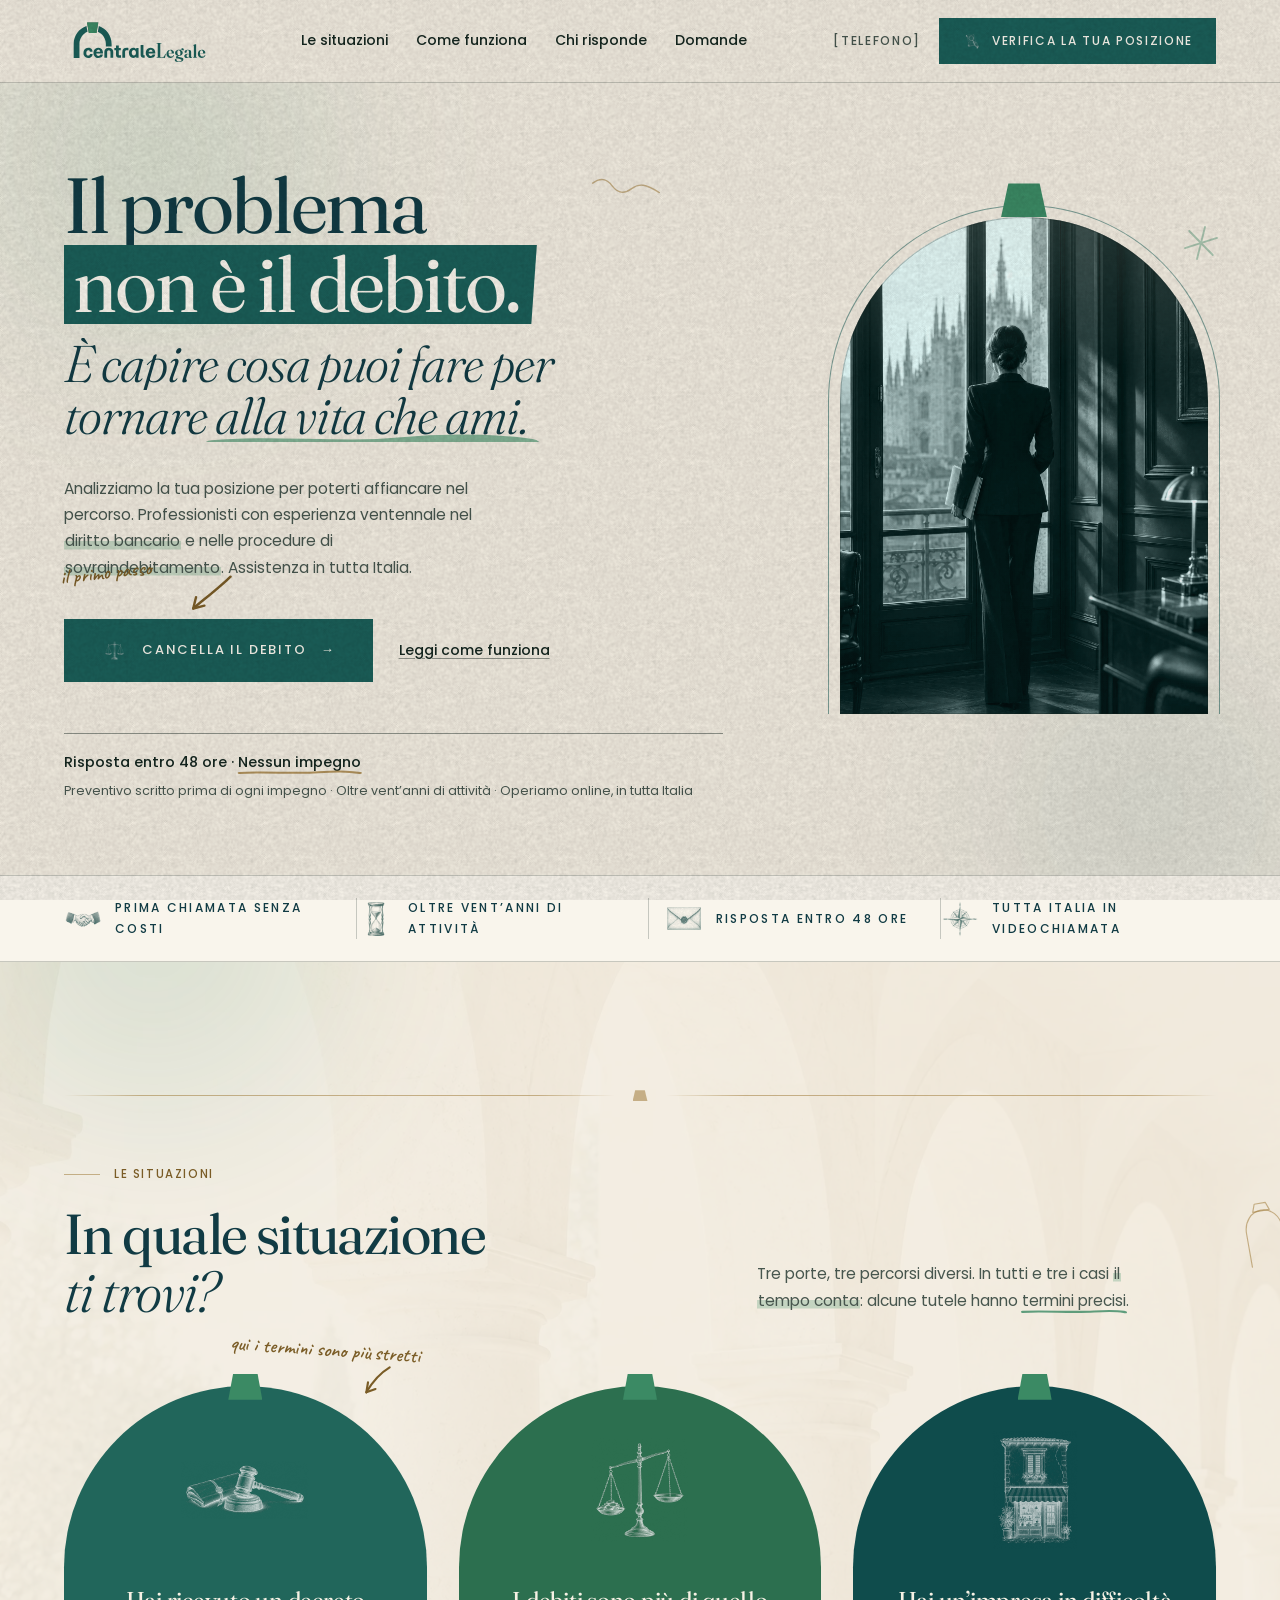
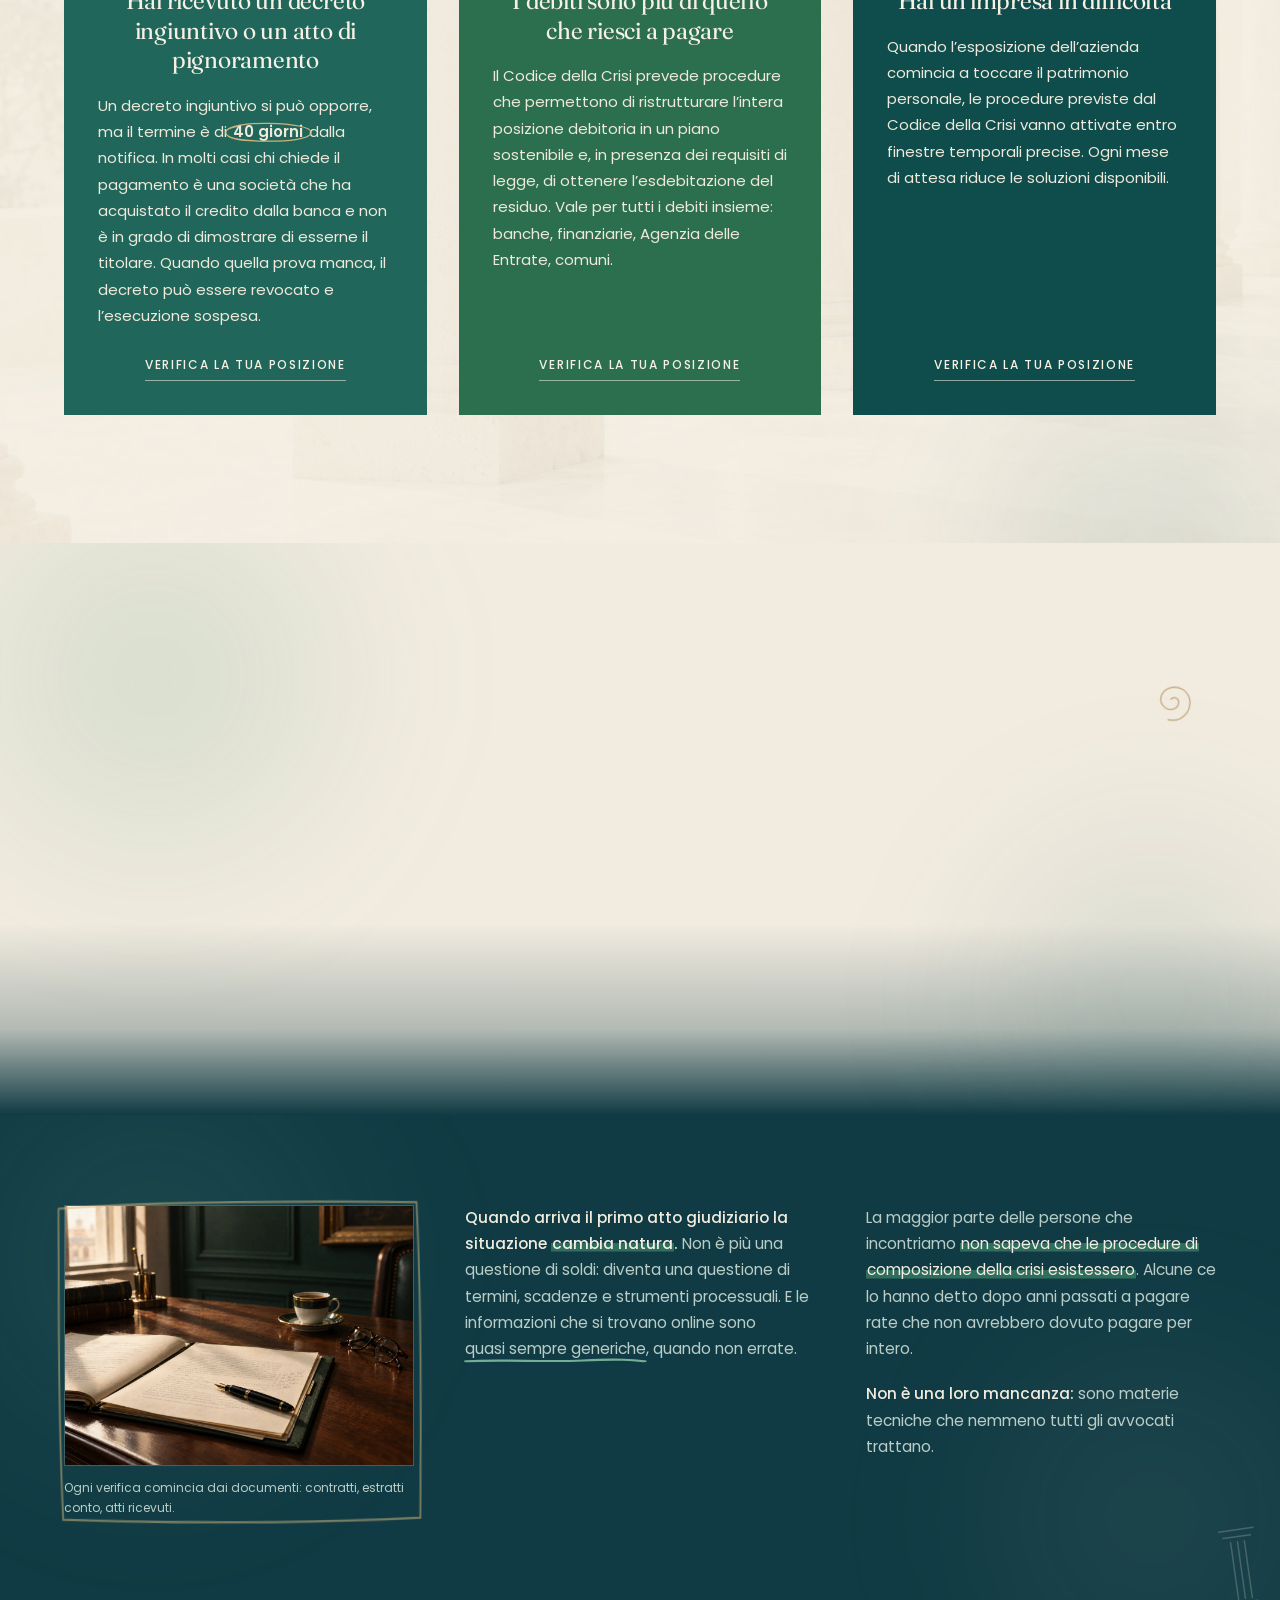
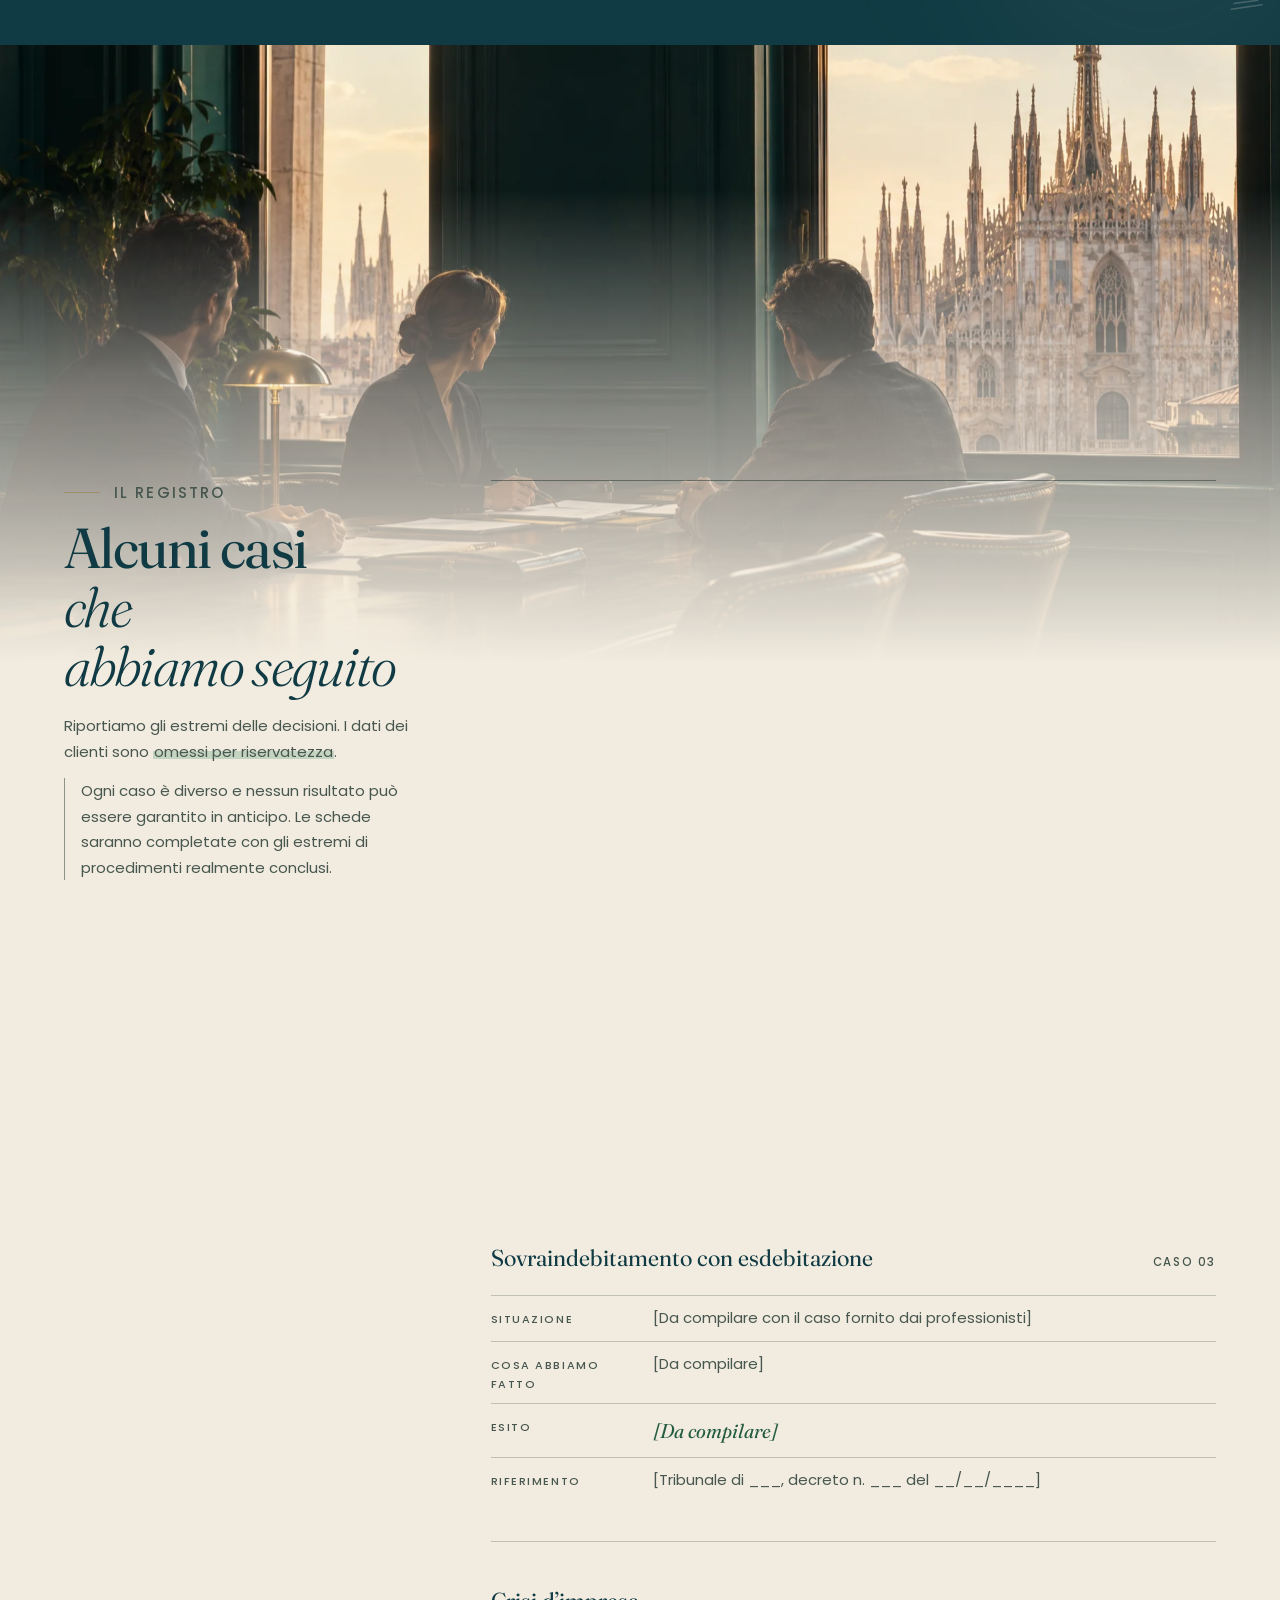
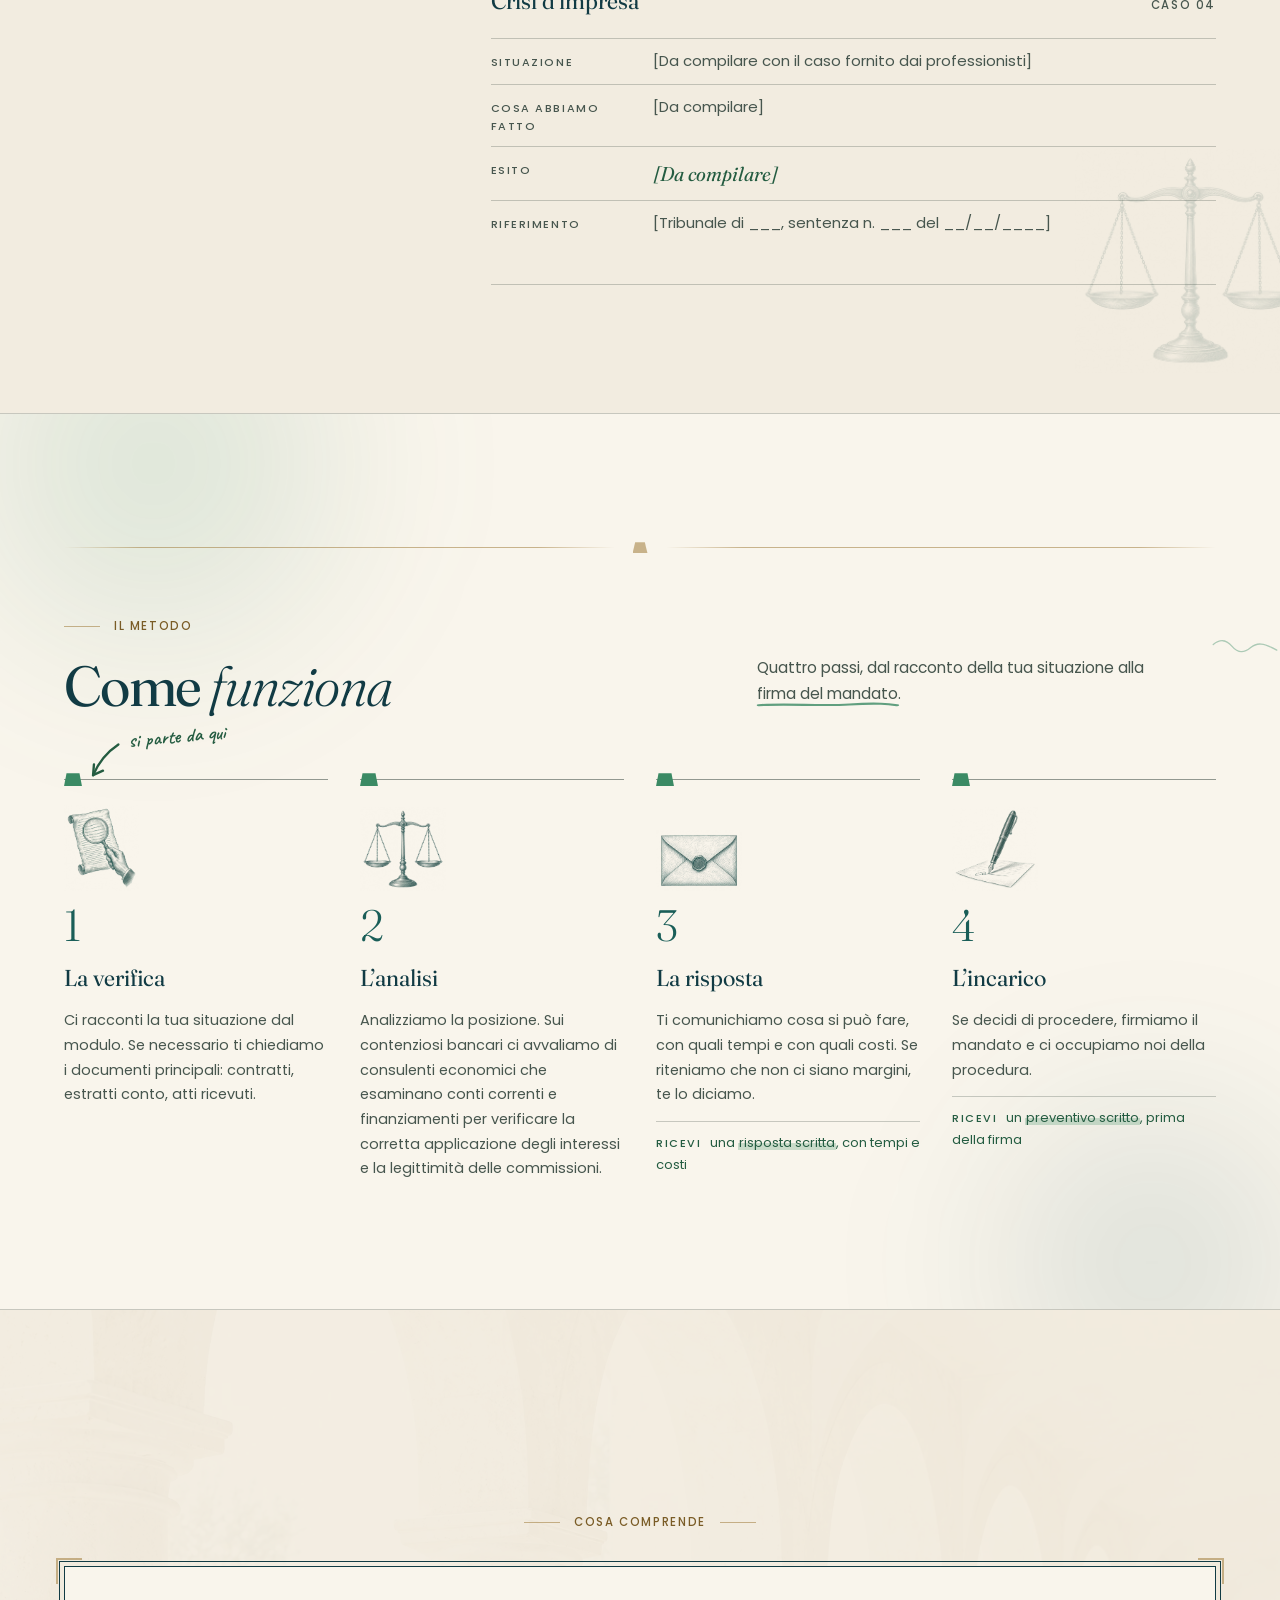
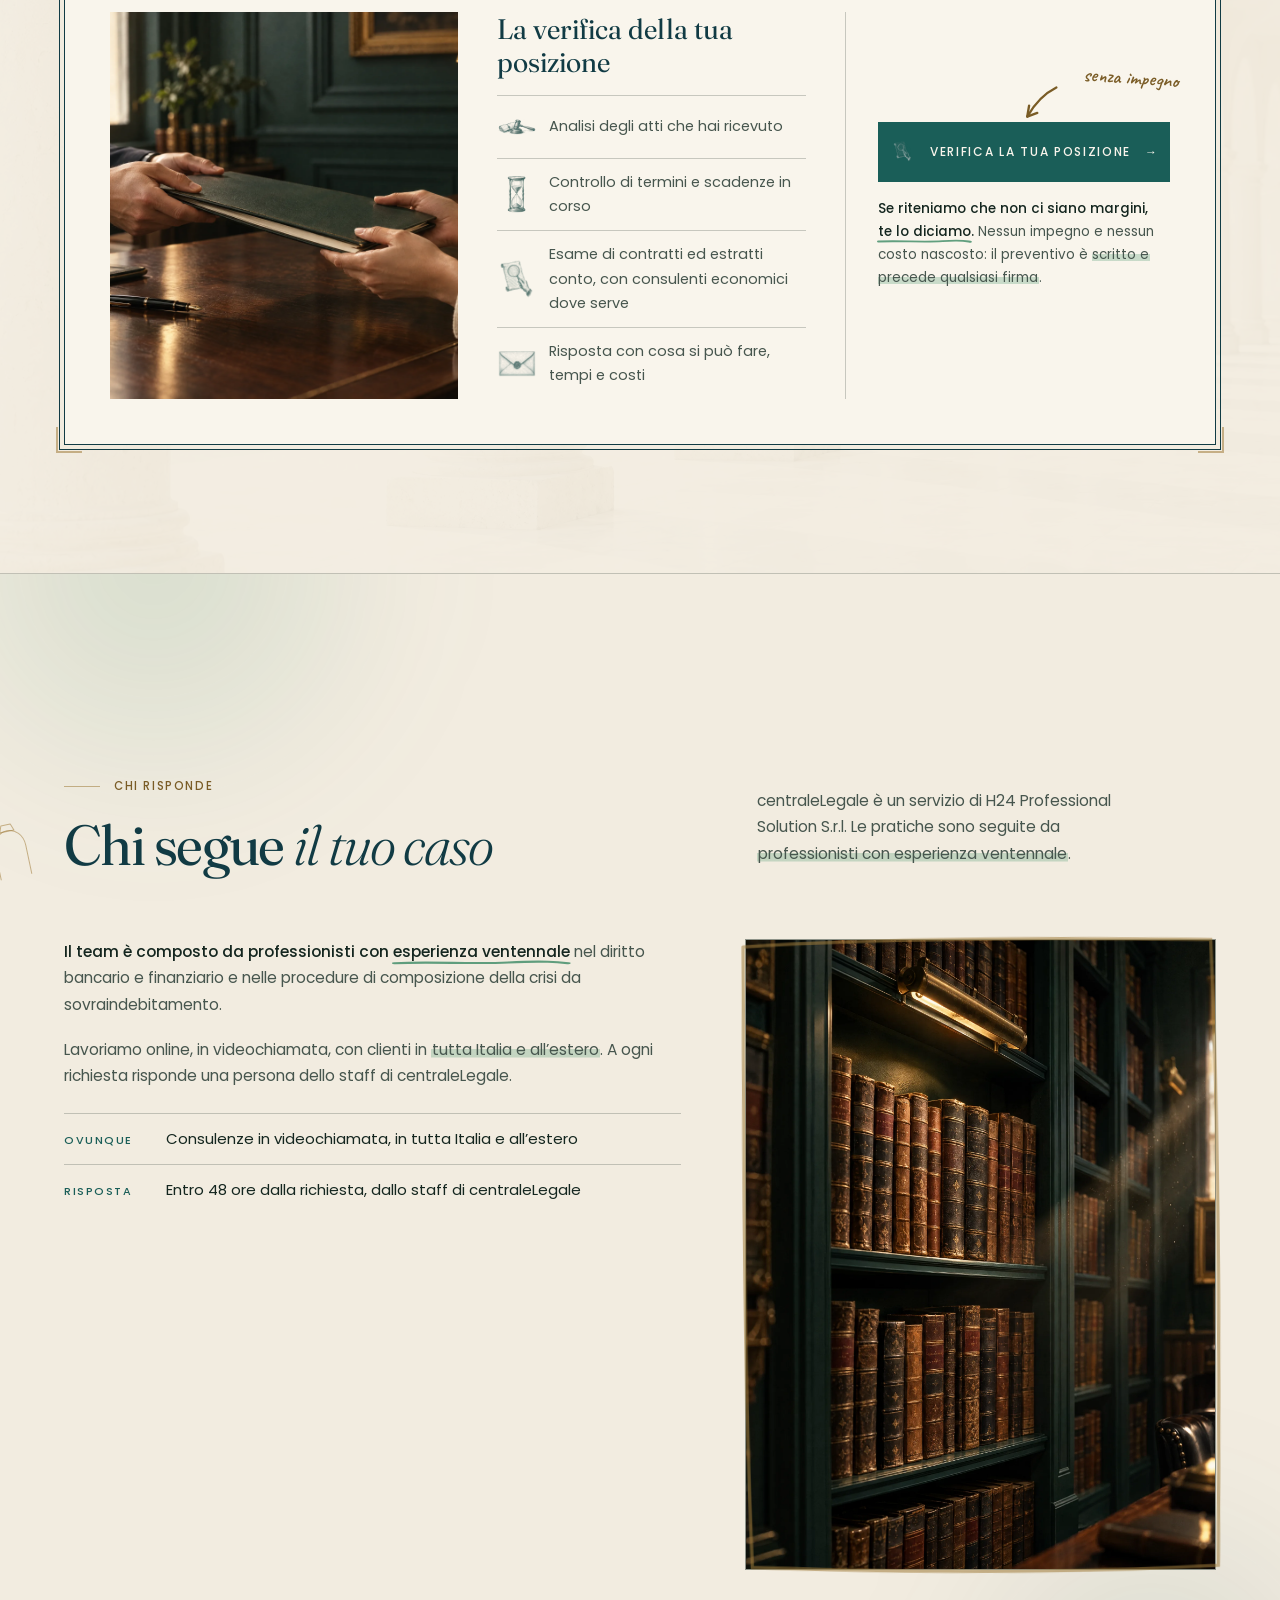
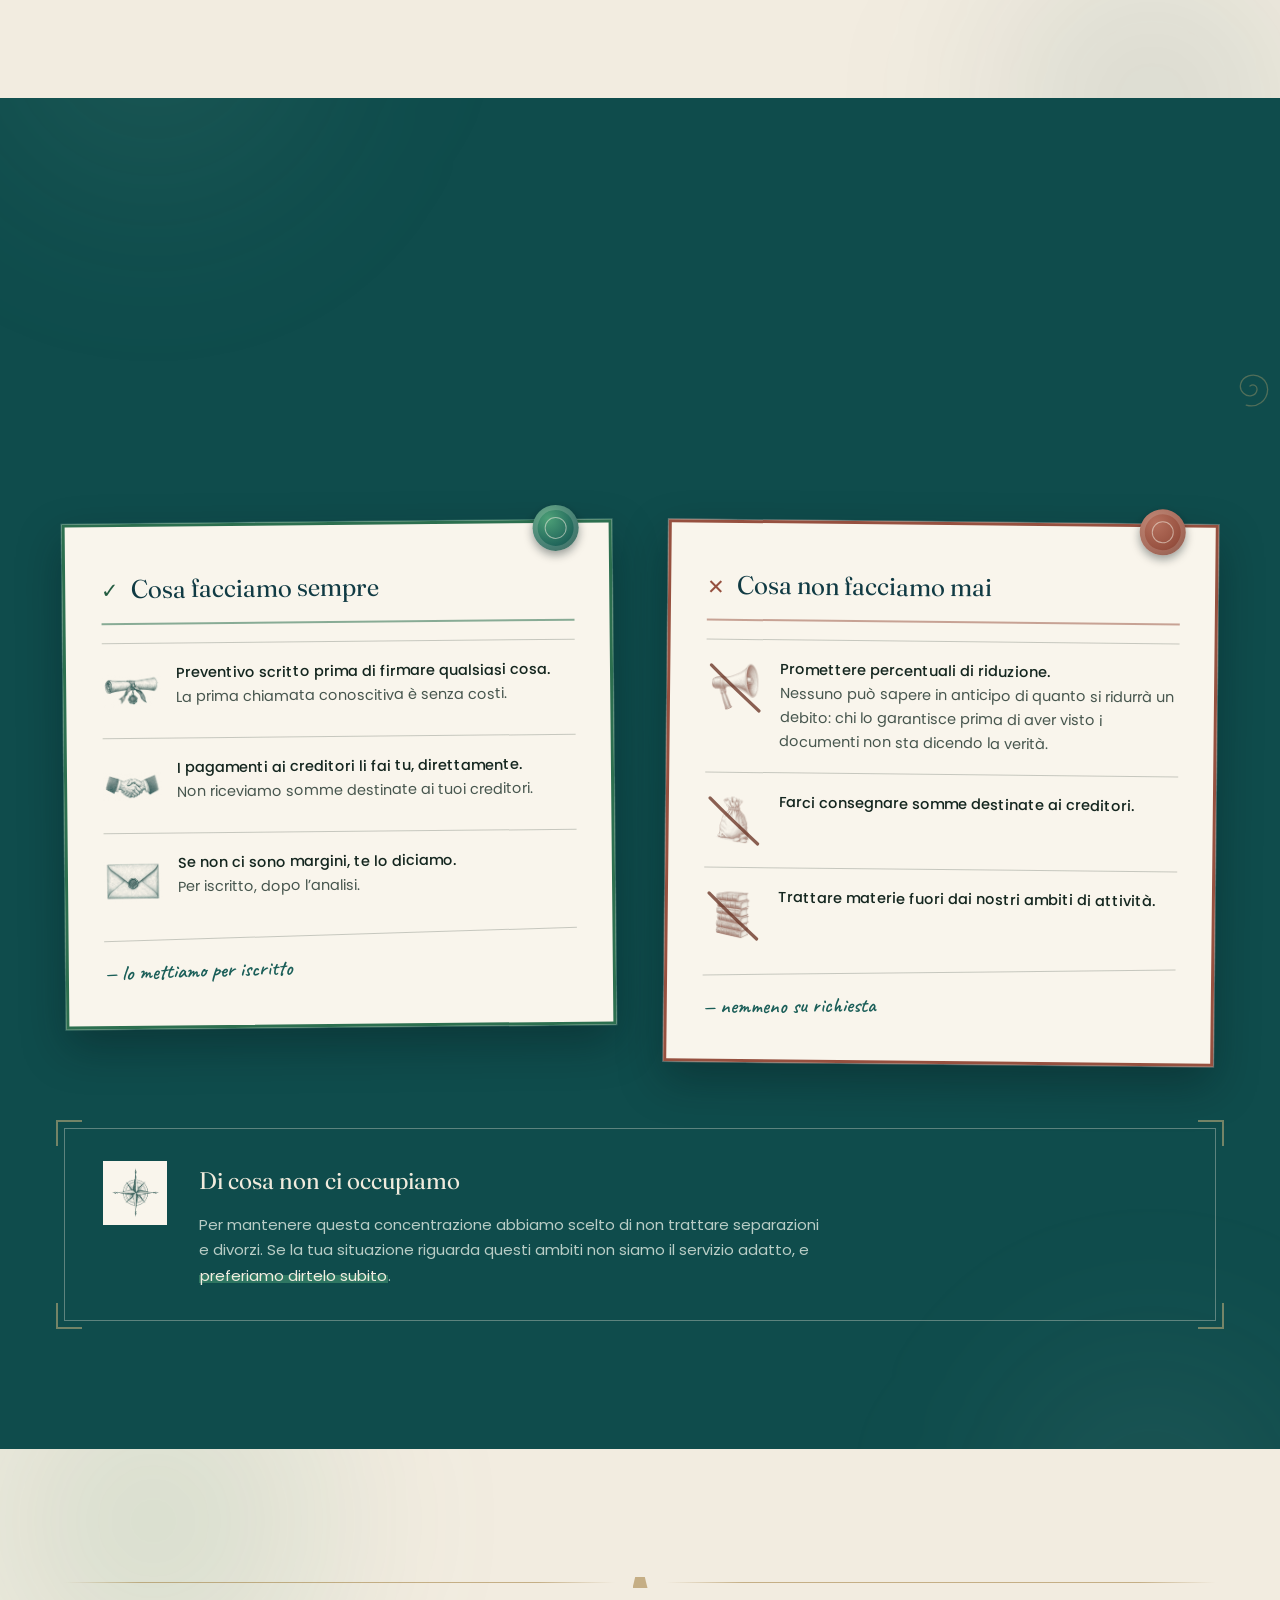
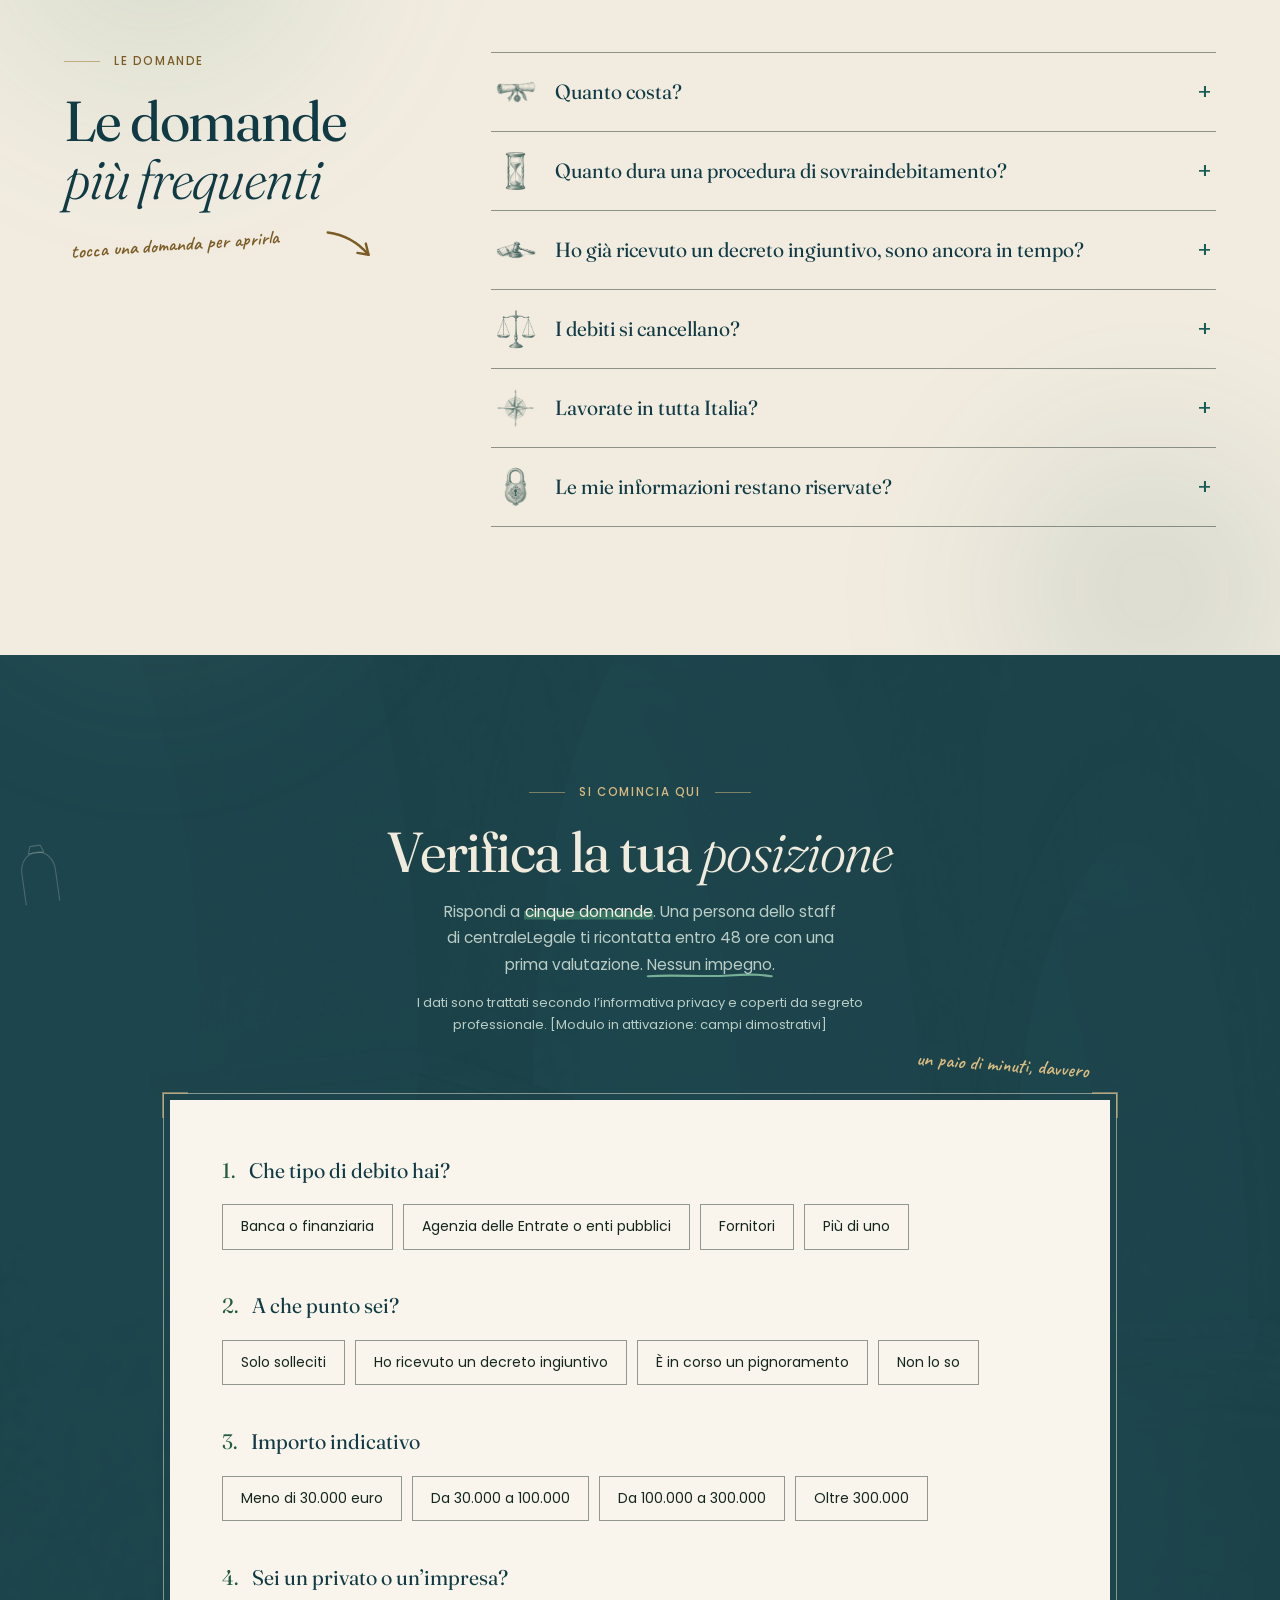
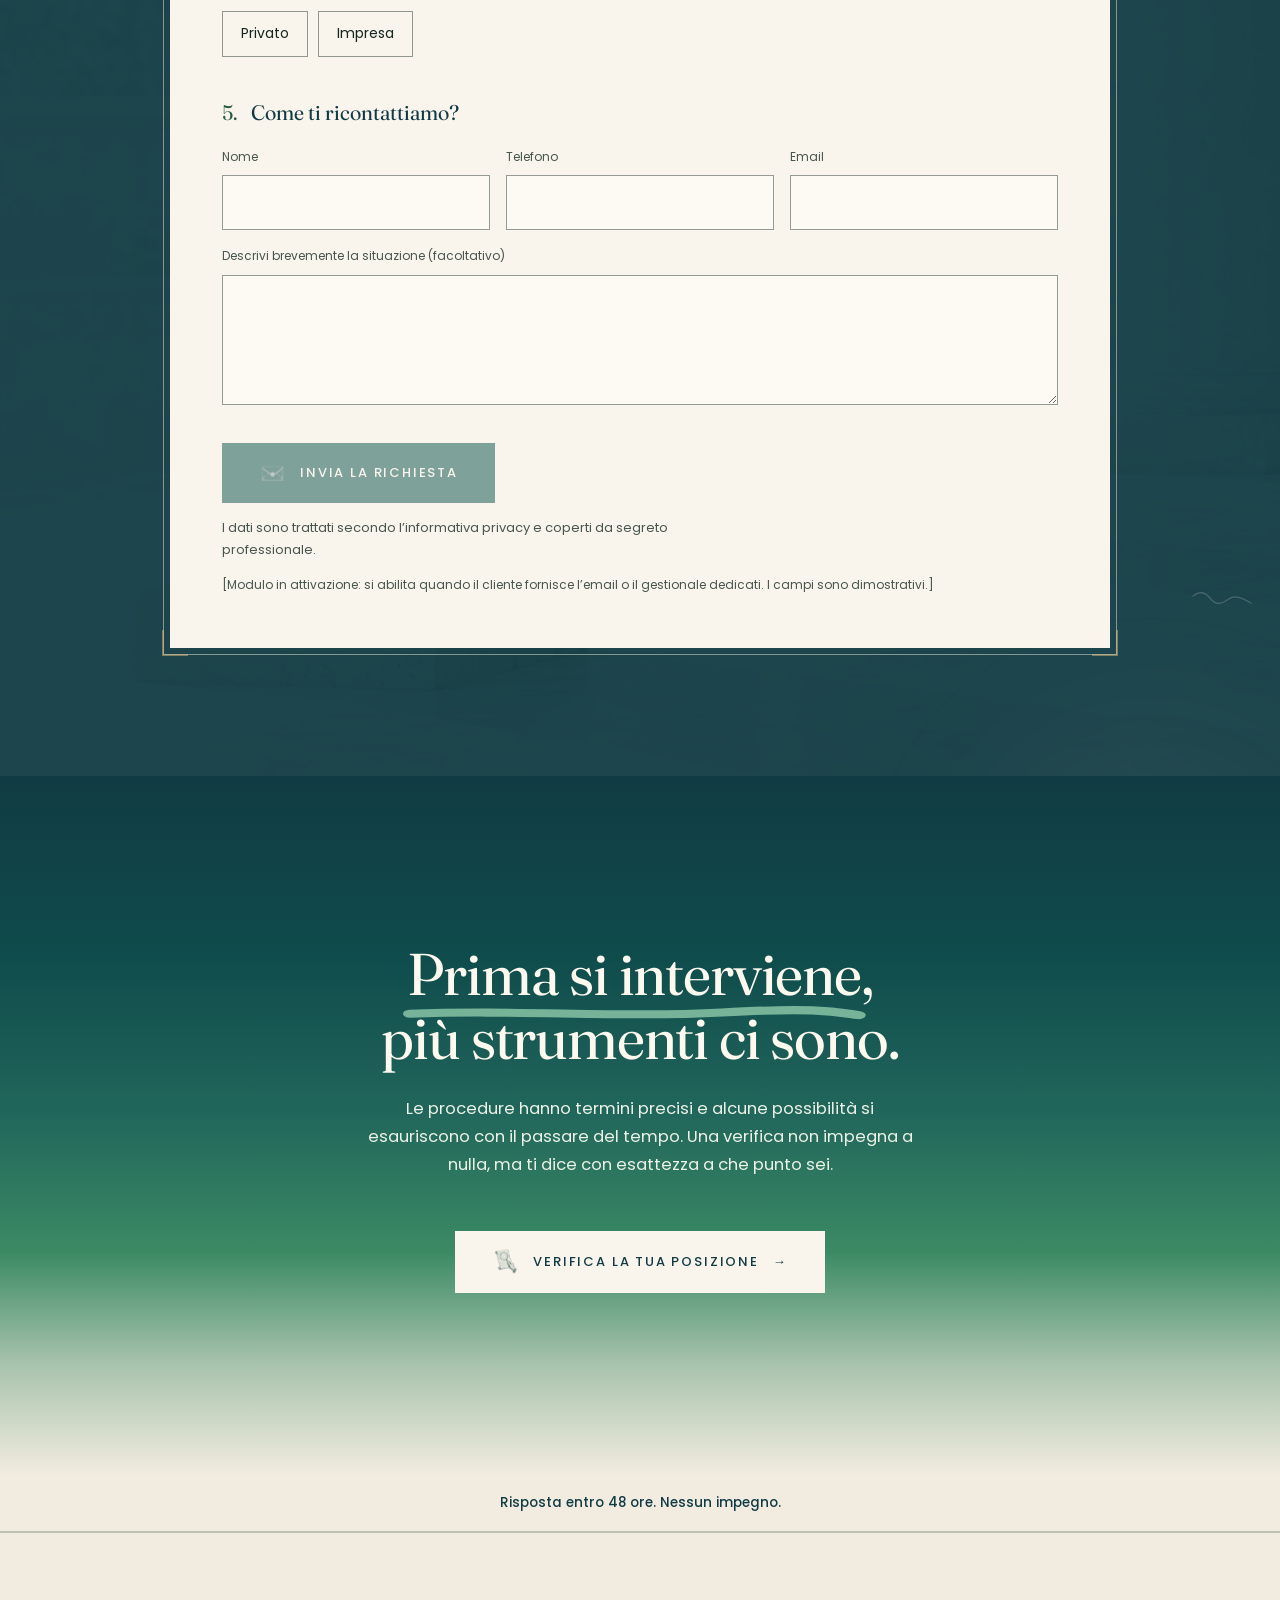
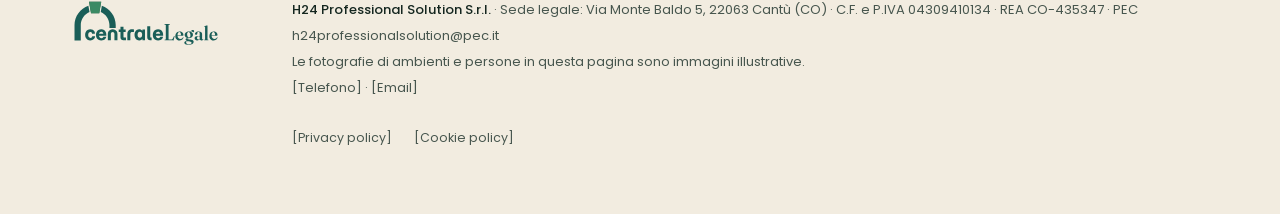
<file: index.html>
<!doctype html>
<html lang="it">
<head>
<meta charset="utf-8">
<meta name="viewport" content="width=device-width, initial-scale=1">
<title>centraleLegale — Verifica la tua posizione debitoria</title>
<meta name="description" content="Professionisti con esperienza ventennale nel diritto bancario e nelle procedure di sovraindebitamento. Verifica la tua posizione: risposta scritta, nessun impegno. Assistenza in tutta Italia.">
<link rel="icon" href="assets/img/favicon-32x32.png" sizes="32x32">
<link rel="apple-touch-icon" href="assets/img/apple-touch-icon.png">
<link rel="stylesheet" href="assets/css/main.css">
<script>document.documentElement.classList.add('js');</script>
</head>
<body>

<a class="skip" href="#verifica">Vai al modulo di verifica</a>

<div class="grana" aria-hidden="true"></div>

<header class="nav">
  <a class="nav__logo" href="#top" aria-label="centraleLegale">
    <img src="assets/img/Marchio.Colori.svg" alt="centraleLegale" width="280" height="86">
  </a>
  <nav class="nav__links" aria-label="Sezioni della pagina">
    <a href="#situazioni">Le situazioni</a>
    <a href="#metodo">Come funziona</a>
    <a href="#studio">Chi risponde</a>
    <a href="#domande">Domande</a>
  </nav>
  <div class="nav__meta">
    <span class="nav__phone caps segnaposto">[telefono]</span>
    <a class="nav__cta caps" href="#verifica"><img class="cta__icona" src="assets/img/icone/bianche/lente.webp" alt="" width="480" height="480"><span class="cta-esteso">Verifica la tua posizione</span><span class="cta-corto">Verifica ora</span></a>
  </div>
</header>

<div class="stickybar">
  <a class="stickybar__logo" href="#top" aria-label="centraleLegale"><img src="assets/img/Marchio.Colori.svg" alt="centraleLegale" width="180" height="55"></a>
  <div class="stickybar__right">
    <span class="stickybar__tempo">Risposta entro 48 ore · Nessun impegno</span>
    <a class="stickybar__cta" href="#verifica"><img class="cta__icona" src="assets/img/icone/bianche/lente.webp" alt="" width="480" height="480"><span class="cta-esteso">Verifica la tua posizione</span><span class="cta-corto">Verifica ora</span></a>
  </div>
</div>

<main id="top">

  <!-- 01 · HERO -->
  <section class="hero" aria-labelledby="hero-title">
    <div class="alone" aria-hidden="true"><i class="b1"></i><i class="b2"></i></div>
    <span class="scarabocchio" style="left:46%; top:12%; width:74px; --rot:8deg; --fd:1.2s" aria-hidden="true">
      <svg viewBox="0 0 90 24"><path d="M4 12 C 12 4, 20 4, 28 12 S 44 20, 52 12 S 68 4, 86 12"/></svg>
    </span>
    <div class="hero__grid">
      <div class="hero__content">
        <h1 class="hero__title" id="hero-title">
          <span class="riga"><span>Il problema</span></span>
          <span class="riga" style="--d:70ms"><span><span class="marca">non è il debito.</span></span></span>
          <span class="riga riga--sub" style="--d:140ms; margin-top:0.28em"><span><em>È capire cosa puoi fare per</em></span></span>
          <span class="riga riga--sub" style="--d:210ms"><span><em>tornare <span class="evidenzia">alla vita che ami.<svg viewBox="0 0 300 24" preserveAspectRatio="none" aria-hidden="true"><path pathLength="1" d="M4 16 C 60 8, 120 20, 176 12 S 280 10, 296 14"/></svg></span></em></span></span>
        </h1>
        <p class="hero__lead rv" style="--d:260ms">Analizziamo la tua posizione per poterti affiancare nel percorso. Professionisti con esperienza ventennale nel <span class="hi">diritto bancario</span> e nelle procedure di <span class="hi">sovraindebitamento</span>. Assistenza in tutta Italia.</p>
        <p class="hero__cta-row rv" style="--d:330ms">
          <span class="con-appunto">
            <span class="appunto" style="left:-4px; top:-56px; --rot:-6deg" aria-hidden="true">il primo passo</span>
            <span class="freccia-mano" style="left:118px; top:-46px; width:56px" aria-hidden="true">
              <svg viewBox="0 0 60 46"><path pathLength="1" d="M52 4 C 40 16, 26 26, 12 38"/><path pathLength="1" class="punta" d="M12 38 l12 -3 m-12 3 l3 -12"/></svg>
            </span>
            <a class="btn btn--respiro" href="#verifica"><img class="btn__icona" src="assets/img/icone/bianche/bilancia.webp" alt="" width="480" height="480">Cancella il Debito <span class="freccia" aria-hidden="true">→</span></a>
          </span>
          <a class="hero__alt" href="#metodo">Leggi come funziona</a>
        </p>
        <div class="hero__fatti rv" style="--d:400ms">
          <p class="f1">Risposta entro 48 ore · <span class="sotto sotto--oro">Nessun impegno<svg viewBox="0 0 200 14" preserveAspectRatio="none" aria-hidden="true"><path pathLength="1" d="M4 9 C 45 4, 90 12, 130 7 S 185 6, 196 9"/></svg></span></p>
          <p class="f2">Preventivo scritto prima di ogni impegno · Oltre vent’anni di attività · Operiamo online, in tutta Italia</p>
        </div>
      </div>
      <figure class="hero__foto">
        <span class="scarabocchio scarabocchio--salvia" style="right:4%; top:16%; width:44px; --rot:14deg" aria-hidden="true">
          <svg viewBox="0 0 40 40"><path d="M20 5 V35 M7 12 L33 28 M33 12 L7 28"/></svg>
        </span>
        <span class="hero__arch rv">
          <span class="hero__arch-chiave" aria-hidden="true"></span>
          <span class="hero__arch-clip">
            <img class="hero__foto-img" src="assets/img/foto/avvocato-finestra.webp" alt="Avvocata di spalle alla finestra di uno studio verde petrolio, con un atto in mano — immagine illustrativa" width="1360" height="2048">
          </span>
        </span>
      </figure>
    </div>
  </section>

  <aside class="targa" aria-label="Il servizio in sintesi">
    <ul class="targa__list caps">
      <li class="targa__item"><img class="targa__icona" src="assets/img/icone/stretta.webp" alt="" width="480" height="229" loading="lazy"><span>Prima chiamata senza costi</span></li>
      <li class="targa__item"><img class="targa__icona" src="assets/img/icone/clessidra.webp" alt="" width="263" height="480" loading="lazy"><span>Oltre vent’anni di attività</span></li>
      <li class="targa__item"><img class="targa__icona" src="assets/img/icone/busta.webp" alt="" width="480" height="342" loading="lazy"><span>Risposta entro 48 ore</span></li>
      <li class="targa__item"><img class="targa__icona" src="assets/img/icone/bussola.webp" alt="" width="472" height="480" loading="lazy"><span>Tutta Italia in videochiamata</span></li>
    </ul>
  </aside>

  <!-- 02 · LE TRE PORTE -->
  <section class="section porte" id="situazioni" aria-labelledby="porte-title">
    <div class="alone" aria-hidden="true"><i class="b1"></i><i class="b2"></i></div>
    <div class="container">
      <div class="filetto rv" aria-hidden="true"><i></i></div>
      <span class="scarabocchio" style="right:-1%; top:110px; width:56px; --rot:-10deg" aria-hidden="true">
        <svg viewBox="0 0 80 96"><path d="M14 92 V44 C14 26, 26 14, 40 14 C54 14, 66 26, 66 44 V92"/><path d="M32 4 h16 l4 11 h-24 z"/></svg>
      </span>
      <header class="section__head section__head--split">
        <div>
          <p class="section__kicker rv">Le situazioni</p>
          <h2 class="section__title rv" id="porte-title">In quale situazione<br><em>ti trovi?</em></h2>
        </div>
        <p class="section__intro rv" style="--d:120ms">Tre porte, tre percorsi diversi. In tutti e tre i casi <span class="hi">il tempo conta</span>: alcune tutele hanno <span class="sotto">termini precisi<svg viewBox="0 0 200 14" preserveAspectRatio="none" aria-hidden="true"><path pathLength="1" d="M3 8 C 50 5, 95 11, 138 7 S 188 7, 197 9"/></svg></span>.</p>
      </header>
      <div class="porte__grid">
        <article class="porta porta--abete rv">
          <span class="appunto" style="top:-46px; right:6px; --rot:4deg" aria-hidden="true">qui i termini sono più stretti</span>
          <span class="freccia-mano" style="top:-22px; right:34px; width:40px" aria-hidden="true">
            <svg viewBox="0 0 48 44"><path pathLength="1" d="M44 4 C 34 10, 24 20, 16 34"/><path pathLength="1" class="punta" d="M16 34 l11 -4 m-11 4 l2 -12"/></svg>
          </span>
          <span class="porta__chiave" aria-hidden="true"></span>
          <img class="porta__icona" src="assets/img/icone/bianche/martelletto.webp" alt="" width="480" height="480" loading="lazy">
          <h3 class="porta__titolo">Hai ricevuto un decreto ingiuntivo o un atto di pignoramento</h3>
          <p class="porta__testo">Un decreto ingiuntivo si può opporre, ma il termine è di <strong class="num cerchio cerchio--scuro">40 giorni<svg viewBox="0 0 204 48" aria-hidden="true"><path pathLength="1" d="M14 26 C 12 12, 58 5, 104 6 C 152 7, 194 13, 192 26 C 190 39, 142 44, 92 43 C 44 42, 16 38, 14 26 C 13 20, 24 15, 40 12"/></svg></strong> dalla notifica. In molti casi chi chiede il pagamento è una società che ha acquistato il credito dalla banca e non è in grado di dimostrare di esserne il titolare. Quando quella prova manca, il decreto può essere revocato e l’esecuzione sospesa.</p>
          <a class="porta__cta caps" href="#verifica">Verifica la tua posizione</a>
        </article>
        <article class="porta porta--bosco rv" style="--d:130ms">
          <span class="porta__chiave" aria-hidden="true"></span>
          <img class="porta__icona" src="assets/img/icone/bianche/bilancia-squilibrata.webp" alt="" width="480" height="480" loading="lazy">
          <h3 class="porta__titolo">I debiti sono più di quello che riesci a pagare</h3>
          <p class="porta__testo">Il Codice della Crisi prevede procedure che permettono di ristrutturare l’intera posizione debitoria in un piano sostenibile e, in presenza dei requisiti di legge, di ottenere l’esdebitazione del residuo. Vale per tutti i debiti insieme: banche, finanziarie, Agenzia delle Entrate, comuni.</p>
          <a class="porta__cta caps" href="#verifica">Verifica la tua posizione</a>
        </article>
        <article class="porta porta--petrolio rv" style="--d:260ms">
          <span class="porta__chiave" aria-hidden="true"></span>
          <img class="porta__icona" src="assets/img/icone/bianche/bottega.webp" alt="" width="480" height="480" loading="lazy">
          <h3 class="porta__titolo">Hai un’impresa in difficoltà</h3>
          <p class="porta__testo">Quando l’esposizione dell’azienda comincia a toccare il patrimonio personale, le procedure previste dal Codice della Crisi vanno attivate entro finestre temporali precise. Ogni mese di attesa riduce le soluzioni disponibili.</p>
          <a class="porta__cta caps" href="#verifica">Verifica la tua posizione</a>
        </article>
      </div>
    </div>
  </section>

  <!-- 03 · STATEMENT → DARK -->
  <section class="statement">
    <div class="alone" aria-hidden="true"><i class="b1"></i><i class="b2"></i></div>
    <div class="container">
      <span class="scarabocchio" style="right:6%; top:-30px; width:64px; --rot:6deg; --fd:0.8s" aria-hidden="true">
        <svg viewBox="0 0 80 80"><path d="M40 40 C 44 36, 50 38, 50 44 C 50 52, 40 56, 33 51 C 24 45, 26 32, 36 27 C 48 21, 62 28, 64 41 C 66 56, 54 68, 39 66"/></svg>
      </span>
      <p class="statement__testo">
        <span class="riga"><span>Il debito ha sempre un numero.</span></span>
        <span class="riga" style="--d:90ms"><span><strong>Le soluzioni</strong> hanno una <span class="cerchio">scadenza.<svg viewBox="0 0 204 48" aria-hidden="true"><path pathLength="1" d="M14 26 C 12 12, 58 5, 104 6 C 152 7, 194 13, 192 26 C 190 39, 142 44, 92 43 C 44 42, 16 38, 14 26 C 13 20, 24 15, 40 12"/></svg></span></span></span>
      </p>
    </div>
    <div class="statement__vignetta" aria-hidden="true"></div>
  </section>

  <section class="section section--scuro problema" aria-labelledby="problema-title">
    <div class="alone alone--scuro" aria-hidden="true"><i class="b1"></i><i class="b2"></i></div>
    <div class="container">
      <span class="scarabocchio scarabocchio--avorio" style="right:1%; bottom:30px; width:52px; --rot:-8deg" aria-hidden="true">
        <svg viewBox="0 0 60 110"><path d="M10 12 h40 M14 20 h32 M22 26 V92 M30 26 V92 M38 26 V92 M16 96 h28 M12 102 h36"/></svg>
      </span>
      <h2 class="visually-hidden" id="problema-title">Perché succede</h2>
      <div class="problema__grid">
        <figure class="problema__figura cornice-mano cornice-mano--scuro rv">
          <svg class="cornice" viewBox="0 0 400 300" preserveAspectRatio="none" aria-hidden="true"><path pathLength="1" d="M10 13 C 120 7, 280 9, 391 11 C 395 100, 393 200, 391 291 C 260 295, 120 293, 11 289 C 7 200, 9 100, 10 13 Z"/></svg>
          <img src="assets/img/foto/scrivania-atti.webp" alt="Scrivania con un fascicolo aperto, penna stilografica e tazzina di caffè — immagine illustrativa" width="2336" height="1744">
          <figcaption>Ogni verifica comincia dai documenti: contratti, estratti conto, atti ricevuti.</figcaption>
        </figure>
        <div class="problema__col rv" style="--d:110ms">
          <p><strong>Quando arriva il primo atto giudiziario la situazione <span class="hi hi--scuro">cambia natura</span>.</strong> Non è più una questione di soldi: diventa una questione di termini, scadenze e strumenti processuali. E le informazioni che si trovano online sono <span class="sotto sotto--scuro">quasi sempre generiche<svg viewBox="0 0 200 14" preserveAspectRatio="none" aria-hidden="true"><path pathLength="1" d="M4 9 C 45 4, 90 12, 130 7 S 185 6, 196 9"/></svg></span>, quando non errate.</p>
        </div>
        <div class="problema__col rv" style="--d:220ms">
          <p>La maggior parte delle persone che incontriamo <span class="hi hi--scuro">non sapeva che le procedure di composizione della crisi esistessero</span>. Alcune ce lo hanno detto dopo anni passati a pagare rate che non avrebbero dovuto pagare per intero.</p>
          <p><strong>Non è una loro mancanza:</strong> sono materie tecniche che nemmeno tutti gli avvocati trattano.</p>
        </div>
      </div>
    </div>
  </section>

  <!-- 04 · CASI (la fotografia della riunione sfuma nella sezione come sfondo) -->
  <section class="section casi" aria-labelledby="casi-title">
    <div class="casi__sfondo" aria-hidden="true">
      <img src="assets/img/foto/riunione.webp" alt="" data-parallax="0.12" width="2688" height="1152">
    </div>
    <span class="stampa-margine" aria-hidden="true"><img src="assets/img/icone/bilancia.webp" alt="" width="480" height="470" loading="lazy"></span>
    <div class="container casi__grid">
      <div class="casi__sticky">
        <p class="section__kicker rv">Il registro</p>
        <h2 class="section__title rv" id="casi-title">Alcuni casi<br><em>che abbiamo&nbsp;seguito</em></h2>
        <p class="rv" style="--d:100ms">Riportiamo gli estremi delle decisioni. I dati dei clienti sono <span class="hi">omessi per riservatezza</span>.</p>
        <p class="casi__nota rv" style="--d:180ms">Ogni caso è diverso e nessun risultato può essere garantito in anticipo. Le schede saranno completate con gli estremi di procedimenti realmente conclusi.</p>
      </div>
      <div class="casi__list">
        <article class="caso rv">
          <div class="caso__testata"><h3 class="caso__tipo">Contenzioso bancario</h3><span class="caso__tag caps num">Caso 01</span></div>
          <div class="caso__voce"><span class="caso__label caps">Situazione</span><p class="caso__valore segnaposto">[Decreto ingiuntivo da 84.000 euro notificato da una società cessionaria del credito]</p></div>
          <div class="caso__voce"><span class="caso__label caps">Cosa abbiamo fatto</span><p class="caso__valore segnaposto">[Contestata la titolarità del credito. La società non ha prodotto il contratto di acquisto]</p></div>
          <div class="caso__voce caso__esito"><span class="caso__label caps">Esito</span><p class="caso__valore segnaposto">[Decreto revocato]</p></div>
          <div class="caso__voce"><span class="caso__label caps">Riferimento</span><p class="caso__valore segnaposto">[Tribunale di ___, sentenza n. ___ del __/__/____]</p></div>
        </article>
        <article class="caso rv" style="--d:80ms">
          <div class="caso__testata"><h3 class="caso__tipo">Opposizione a decreto ingiuntivo</h3><span class="caso__tag caps num">Caso 02</span></div>
          <div class="caso__voce"><span class="caso__label caps">Situazione</span><p class="caso__valore segnaposto">[Da compilare con il caso fornito dai professionisti]</p></div>
          <div class="caso__voce"><span class="caso__label caps">Cosa abbiamo fatto</span><p class="caso__valore segnaposto">[Da compilare]</p></div>
          <div class="caso__voce caso__esito"><span class="caso__label caps">Esito</span><p class="caso__valore segnaposto">[Da compilare]</p></div>
          <div class="caso__voce"><span class="caso__label caps">Riferimento</span><p class="caso__valore segnaposto">[Tribunale di ___, sentenza n. ___ del __/__/____]</p></div>
        </article>
        <article class="caso rv" style="--d:80ms">
          <div class="caso__testata"><h3 class="caso__tipo">Sovraindebitamento con esdebitazione</h3><span class="caso__tag caps num">Caso 03</span></div>
          <div class="caso__voce"><span class="caso__label caps">Situazione</span><p class="caso__valore segnaposto">[Da compilare con il caso fornito dai professionisti]</p></div>
          <div class="caso__voce"><span class="caso__label caps">Cosa abbiamo fatto</span><p class="caso__valore segnaposto">[Da compilare]</p></div>
          <div class="caso__voce caso__esito"><span class="caso__label caps">Esito</span><p class="caso__valore segnaposto">[Da compilare]</p></div>
          <div class="caso__voce"><span class="caso__label caps">Riferimento</span><p class="caso__valore segnaposto">[Tribunale di ___, decreto n. ___ del __/__/____]</p></div>
        </article>
        <article class="caso rv" style="--d:80ms">
          <div class="caso__testata"><h3 class="caso__tipo">Crisi d’impresa</h3><span class="caso__tag caps num">Caso 04</span></div>
          <div class="caso__voce"><span class="caso__label caps">Situazione</span><p class="caso__valore segnaposto">[Da compilare con il caso fornito dai professionisti]</p></div>
          <div class="caso__voce"><span class="caso__label caps">Cosa abbiamo fatto</span><p class="caso__valore segnaposto">[Da compilare]</p></div>
          <div class="caso__voce caso__esito"><span class="caso__label caps">Esito</span><p class="caso__valore segnaposto">[Da compilare]</p></div>
          <div class="caso__voce"><span class="caso__label caps">Riferimento</span><p class="caso__valore segnaposto">[Tribunale di ___, sentenza n. ___ del __/__/____]</p></div>
        </article>
      </div>
    </div>
  </section>

  <!-- 05 · METODO -->
  <section class="section metodo" id="metodo" aria-labelledby="metodo-title">
    <div class="alone" aria-hidden="true"><i class="b1"></i><i class="b2"></i></div>
    <div class="container" style="position:relative">
      <div class="filetto rv" aria-hidden="true"><i></i></div>
      <span class="scarabocchio scarabocchio--salvia" style="right:0; top:96px; width:70px; --rot:5deg; --fd:0.6s" aria-hidden="true">
        <svg viewBox="0 0 90 24"><path d="M4 12 C 12 4, 20 4, 28 12 S 44 20, 52 12 S 68 4, 86 12"/></svg>
      </span>
      <header class="section__head section__head--split">
        <div>
          <p class="section__kicker rv">Il metodo</p>
          <h2 class="section__title rv" id="metodo-title">Come <em>funziona</em></h2>
        </div>
        <p class="section__intro rv" style="--d:120ms">Quattro passi, dal racconto della tua situazione alla <span class="sotto">firma del mandato<svg viewBox="0 0 200 14" preserveAspectRatio="none" aria-hidden="true"><path pathLength="1" d="M4 9 C 45 4, 90 12, 130 7 S 185 6, 196 9"/></svg></span>.</p>
      </header>
      <div class="metodo__grid">
        <article class="passo rv">
          <span class="appunto appunto--salvia" style="top:-52px; left:64px; --rot:-5deg" aria-hidden="true">si parte da qui</span>
          <span class="freccia-mano freccia-mano--salvia" style="top:-40px; left:20px; width:38px" aria-hidden="true">
            <svg viewBox="0 0 42 46"><path pathLength="1" d="M38 6 C 26 14, 16 26, 10 40"/><path pathLength="1" class="punta" d="M10 40 l11 -5 m-11 5 l1 -12"/></svg>
          </span>
          <img class="passo__icona" src="assets/img/icone/lente.webp" alt="" width="421" height="480" loading="lazy">
          <p class="passo__numero num">1</p>
          <h3 class="passo__titolo">La verifica</h3>
          <p class="passo__testo">Ci racconti la tua situazione dal modulo. Se necessario ti chiediamo i documenti principali: contratti, estratti conto, atti ricevuti.</p>
        </article>
        <article class="passo rv" style="--d:110ms">
          <img class="passo__icona" src="assets/img/icone/bilancia.webp" alt="" width="480" height="470" loading="lazy">
          <p class="passo__numero num">2</p>
          <h3 class="passo__titolo">L’analisi</h3>
          <p class="passo__testo">Analizziamo la posizione. Sui contenziosi bancari ci avvaliamo di consulenti economici che esaminano conti correnti e finanziamenti per verificare la corretta applicazione degli interessi e la legittimità delle commissioni.</p>
        </article>
        <article class="passo rv" style="--d:220ms">
          <img class="passo__icona" src="assets/img/icone/busta.webp" alt="" width="480" height="342" loading="lazy">
          <p class="passo__numero num">3</p>
          <h3 class="passo__titolo">La risposta</h3>
          <p class="passo__testo">Ti comunichiamo cosa si può fare, con quali tempi e con quali costi. Se riteniamo che non ci siano margini, te lo diciamo.</p>
          <p class="passo__ricevi"><span class="caps">Ricevi</span> una <span class="hi">risposta scritta</span>, con tempi e costi</p>
        </article>
        <article class="passo rv" style="--d:330ms">
          <img class="passo__icona" src="assets/img/icone/penna.webp" alt="" width="480" height="473" loading="lazy">
          <p class="passo__numero num">4</p>
          <h3 class="passo__titolo">L’incarico</h3>
          <p class="passo__testo">Se decidi di procedere, firmiamo il mandato e ci occupiamo noi della procedura.</p>
          <p class="passo__ricevi"><span class="caps">Ricevi</span> un <span class="hi">preventivo scritto</span>, prima della firma</p>
        </article>
      </div>
    </div>
  </section>

  <!-- OFFERTA -->
  <section class="section offerta" aria-labelledby="offerta-title">
    <div class="container" style="position:relative">
      <div class="filetto rv" aria-hidden="true"><i></i></div>
      <p class="section__kicker section__kicker--centro rv">Cosa comprende</p>
      <div class="offerta__box angoli rv"><i class="ang" aria-hidden="true"></i>
        <figure class="offerta__figura">
          <img src="assets/img/foto/stretta-mano.webp" alt="Un fascicolo firmato passa di mano sopra una scrivania — immagine illustrativa" width="2336" height="1744">
        </figure>
        <div class="offerta__lista">
          <h2 id="offerta-title">La verifica della tua posizione</h2>
          <ul>
            <li><img src="assets/img/icone/martelletto.webp" alt="" width="480" height="218" loading="lazy">Analisi degli atti che hai ricevuto</li>
            <li><img src="assets/img/icone/clessidra.webp" alt="" width="263" height="480" loading="lazy">Controllo di termini e scadenze in corso</li>
            <li><img src="assets/img/icone/lente.webp" alt="" width="421" height="480" loading="lazy">Esame di contratti ed estratti conto, con consulenti economici dove serve</li>
            <li><img src="assets/img/icone/busta.webp" alt="" width="480" height="342" loading="lazy">Risposta con cosa si può fare, tempi e costi</li>
          </ul>
        </div>
        <div class="offerta__azione">
          <span class="con-appunto">
            <span class="appunto" style="right:-8px; top:-54px; --rot:4deg" aria-hidden="true">senza impegno</span>
            <span class="freccia-mano" style="right:110px; top:-40px; width:40px" aria-hidden="true">
              <svg viewBox="0 0 44 44"><path pathLength="1" d="M40 6 C 28 12, 16 24, 8 38"/><path pathLength="1" class="punta" d="M8 38 l11 -4 m-11 4 l2 -12"/></svg>
            </span>
            <a class="btn btn--respiro" href="#verifica"><img class="btn__icona" src="assets/img/icone/bianche/lente.webp" alt="" width="480" height="480">Verifica la tua posizione <span class="freccia" aria-hidden="true">→</span></a>
          </span>
          <p class="offerta__garanzia"><strong>Se riteniamo che non ci siano margini, <span class="sotto">te lo diciamo<svg viewBox="0 0 200 14" preserveAspectRatio="none" aria-hidden="true"><path pathLength="1" d="M3 8 C 50 5, 95 11, 138 7 S 188 7, 197 9"/></svg></span>.</strong> Nessun impegno e nessun costo nascosto: il preventivo è <span class="hi">scritto e precede qualsiasi firma</span>.</p>
        </div>
      </div>
    </div>
  </section>

  <!-- 06 · STUDIO -->
  <section class="section studio" id="studio" aria-labelledby="studio-title">
    <div class="alone" aria-hidden="true"><i class="b1"></i><i class="b2"></i></div>
    <div class="container" style="position:relative">
      <div class="filetto rv" aria-hidden="true"><i></i></div>
      <span class="scarabocchio" style="left:-1%; top:120px; width:48px; --rot:-12deg; --fd:1.4s" aria-hidden="true">
        <svg viewBox="0 0 80 96"><path d="M14 92 V44 C14 26, 26 14, 40 14 C54 14, 66 26, 66 44 V92"/><path d="M32 4 h16 l4 11 h-24 z"/></svg>
      </span>
      <header class="section__head section__head--split">
        <div>
          <p class="section__kicker rv">Chi risponde</p>
          <h2 class="section__title rv" id="studio-title">Chi segue <em>il tuo caso</em></h2>
        </div>
        <p class="section__intro rv" style="--d:120ms">centraleLegale è un servizio di H24 Professional Solution S.r.l. Le pratiche sono seguite da <span class="hi">professionisti con esperienza ventennale</span>.</p>
      </header>
      <div class="studio__grid">
        <div class="studio__testo rv" style="--d:160ms">
          <p><strong>Il team è composto da professionisti con <span class="sotto">esperienza ventennale<svg viewBox="0 0 200 14" preserveAspectRatio="none" aria-hidden="true"><path pathLength="1" d="M4 9 C 45 4, 90 12, 130 7 S 185 6, 196 9"/></svg></span></strong> nel diritto bancario e finanziario e nelle procedure di composizione della crisi da sovraindebitamento.</p>
          <p>Lavoriamo online, in videochiamata, con clienti in <span class="hi">tutta Italia e all’estero</span>. A ogni richiesta risponde una persona dello staff di centraleLegale.</p>
          <ul class="studio__sedi">
            <li><span class="caps">Ovunque</span><span>Consulenze in videochiamata, in tutta Italia e all’estero</span></li>
            <li><span class="caps">Risposta</span><span>Entro 48 ore dalla richiesta, dallo staff di centraleLegale</span></li>
          </ul>
        </div>
        <figure class="studio__figura cornice-mano rv" style="--d:240ms">
          <svg class="cornice" viewBox="0 0 300 400" preserveAspectRatio="none" aria-hidden="true"><path pathLength="1" d="M9 11 C 100 6, 210 8, 291 10 C 295 140, 293 270, 291 391 C 200 395, 100 393, 10 389 C 6 260, 8 130, 9 11 Z"/></svg>
          <img src="assets/img/foto/biblioteca.webp" alt="Scaffali di una biblioteca giuridica con tomi rilegati in pelle — immagine illustrativa" width="1744" height="2336">
        </figure>
      </div>
    </div>
  </section>

  <!-- 07 · PATTI -->
  <section class="section patti" aria-labelledby="patti-title">
    <div class="alone alone--scuro" aria-hidden="true"><i class="b1"></i><i class="b2"></i></div>
    <div class="container" style="position:relative">
      <div class="filetto filetto--scuro rv" aria-hidden="true"><i></i></div>
      <span class="scarabocchio scarabocchio--scuro" style="right:0; top:130px; width:60px; --rot:9deg" aria-hidden="true">
        <svg viewBox="0 0 80 80"><path d="M40 40 C 44 36, 50 38, 50 44 C 50 52, 40 56, 33 51 C 24 45, 26 32, 36 27 C 48 21, 62 28, 64 41 C 66 56, 54 68, 39 66"/></svg>
      </span>
      <header class="section__head section__head--split">
        <div>
          <p class="section__kicker section__kicker--scuro rv">Il patto</p>
          <h2 class="section__title rv" id="patti-title" style="color:#f0ebdd">Come lavoriamo,<br><em>e cosa <span class="sotto sotto--scuro">non faremo mai<svg viewBox="0 0 200 14" preserveAspectRatio="none" aria-hidden="true"><path pathLength="1" d="M4 9 C 45 4, 90 12, 130 7 S 185 6, 196 9"/></svg></span></em></h2>
        </div>
        <p class="section__intro rv" style="--d:120ms">Le regole che ci diamo, messe per iscritto come su carta intestata. Valgono per ogni pratica, prima ancora del mandato.</p>
      </header>
      <div class="patti__carte">
        <article class="carta carta--si rv">
          <span class="carta__sigillo" aria-hidden="true"></span>
          <h3 class="carta__titolo"><span class="carta__segno" aria-hidden="true">✓</span> Cosa facciamo sempre</h3>
          <ul>
            <li>
              <span class="carta__icona" aria-hidden="true"><img src="assets/img/icone/pergamena.webp" alt="" width="480" height="265" loading="lazy"></span>
              <div><strong>Preventivo scritto prima di firmare qualsiasi cosa.</strong> La prima chiamata conoscitiva è senza costi.</div>
            </li>
            <li>
              <span class="carta__icona" aria-hidden="true"><img src="assets/img/icone/stretta.webp" alt="" width="480" height="229" loading="lazy"></span>
              <div><strong>I pagamenti ai creditori li fai tu, direttamente.</strong> Non riceviamo somme destinate ai tuoi creditori.</div>
            </li>
            <li>
              <span class="carta__icona" aria-hidden="true"><img src="assets/img/icone/busta.webp" alt="" width="480" height="342" loading="lazy"></span>
              <div><strong>Se non ci sono margini, te lo diciamo.</strong> Per iscritto, dopo l’analisi.</div>
            </li>
          </ul>
          <p class="carta__firma" aria-hidden="true">— lo mettiamo per iscritto</p>
        </article>
        <article class="carta carta--no rv" style="--d:140ms">
          <span class="carta__sigillo" aria-hidden="true"></span>
          <h3 class="carta__titolo"><span class="carta__segno" aria-hidden="true">✕</span> Cosa non facciamo mai</h3>
          <ul>
            <li>
              <span class="carta__icona" aria-hidden="true"><img src="assets/img/icone/rosse/megafono.webp" alt="" width="480" height="480" loading="lazy"><svg viewBox="0 0 100 100"><path pathLength="1" d="M14 16 C 40 42, 68 68, 88 86"/></svg></span>
              <div><strong>Promettere percentuali di riduzione.</strong> Nessuno può sapere in anticipo di quanto si ridurrà un debito: chi lo garantisce prima di aver visto i documenti non sta dicendo la verità.</div>
            </li>
            <li>
              <span class="carta__icona" aria-hidden="true"><img src="assets/img/icone/rosse/sacco.webp" alt="" width="480" height="480" loading="lazy"><svg viewBox="0 0 100 100"><path pathLength="1" d="M14 16 C 40 42, 68 68, 88 86"/></svg></span>
              <div><strong>Farci consegnare somme destinate ai creditori.</strong></div>
            </li>
            <li>
              <span class="carta__icona" aria-hidden="true"><img src="assets/img/icone/rosse/libri.webp" alt="" width="480" height="480" loading="lazy"><svg viewBox="0 0 100 100"><path pathLength="1" d="M14 16 C 40 42, 68 68, 88 86"/></svg></span>
              <div><strong>Trattare materie fuori dai nostri ambiti di attività.</strong></div>
            </li>
          </ul>
          <p class="carta__firma" aria-hidden="true">— nemmeno su richiesta</p>
        </article>
      </div>
      <div class="esclusioni angoli angoli--scuro rv"><i class="ang" aria-hidden="true"></i>
        <span class="esclusioni__icona" aria-hidden="true"><img src="assets/img/icone/bussola.webp" alt="" width="472" height="480" loading="lazy"></span>
        <div>
          <h3 class="esclusioni__titolo">Di cosa non ci occupiamo</h3>
          <p class="esclusioni__testo">Per mantenere questa concentrazione abbiamo scelto di non trattare separazioni e divorzi. Se la tua situazione riguarda questi ambiti non siamo il servizio adatto, e <span class="hi hi--scuro">preferiamo dirtelo subito</span>.</p>
        </div>
      </div>
    </div>
  </section>

  <!-- 08 · FAQ -->
  <section class="section faq" id="domande" aria-labelledby="faq-title">
    <div class="alone" aria-hidden="true"><i class="b1"></i><i class="b2"></i></div>
    <div class="container" style="position:relative">
      <div class="filetto rv" aria-hidden="true"><i></i></div>
      <div class="faq__grid">
        <div class="faq__sticky">
          <p class="section__kicker rv">Le domande</p>
          <h2 class="section__title rv" id="faq-title">Le domande<br><em>più frequenti</em></h2>
          <span class="con-appunto rv faq__invito" style="--d:200ms">
            <span class="appunto" style="left:6px; top:26px; --rot:-4deg" aria-hidden="true">tocca una domanda per aprirla</span>
            <span class="freccia-mano" style="left:260px; top:16px; width:52px" aria-hidden="true">
              <svg viewBox="0 0 56 40"><path pathLength="1" d="M4 8 C 20 10, 36 18, 48 32"/><path pathLength="1" class="punta" d="M48 32 l-3 -12 m3 12 l-12 -2"/></svg>
            </span>
          </span>
        </div>
        <div class="faq__list rv" style="--d:120ms">
          <details class="faq__item">
            <summary><img class="faq__icona" src="assets/img/icone/pergamena.webp" alt="" width="480" height="265" loading="lazy"><span>Quanto costa?</span></summary>
            <p class="faq__risposta">Ogni caso ha una storia a sé. Il preventivo è sempre <span class="hi">scritto e precede qualsiasi impegno</span>, e la prima chiamata conoscitiva è senza costi.</p>
          </details>
          <details class="faq__item">
            <summary><img class="faq__icona" src="assets/img/icone/clessidra.webp" alt="" width="263" height="480" loading="lazy"><span>Quanto dura una procedura di sovraindebitamento?</span></summary>
            <p class="faq__risposta">Dipende dalla procedura e dal tribunale: in genere servono mesi per l’omologazione e alcuni anni per completare un piano. Dopo la prima analisi ti diamo una stima riferita al tuo caso.</p>
          </details>
          <details class="faq__item">
            <summary><img class="faq__icona" src="assets/img/icone/martelletto.webp" alt="" width="480" height="218" loading="lazy"><span>Ho già ricevuto un decreto ingiuntivo, sono ancora in tempo?</span></summary>
            <p class="faq__risposta">Il termine per proporre opposizione è di <span class="num cerchio cerchio--salvia">40 giorni<svg viewBox="0 0 204 48" aria-hidden="true"><path pathLength="1" d="M14 26 C 12 12, 58 5, 104 6 C 152 7, 194 13, 192 26 C 190 39, 142 44, 92 43 C 44 42, 16 38, 14 26 C 13 20, 24 15, 40 12"/></svg></span> dalla notifica. Se il termine è scaduto esistono altri strumenti, ma vanno valutati sul caso concreto.</p>
          </details>
          <details class="faq__item">
            <summary><img class="faq__icona" src="assets/img/icone/bilancia.webp" alt="" width="480" height="470" loading="lazy"><span>I debiti si cancellano?</span></summary>
            <p class="faq__risposta">Le procedure di composizione della crisi permettono di ristrutturare la posizione e, in presenza dei requisiti previsti dalla legge, di ottenere l’esdebitazione del debito residuo. Non è automatico e non vale per tutti: dipende dai requisiti e dalla valutazione del tribunale.</p>
          </details>
          <details class="faq__item">
            <summary><img class="faq__icona" src="assets/img/icone/bussola.webp" alt="" width="472" height="480" loading="lazy"><span>Lavorate in tutta Italia?</span></summary>
            <p class="faq__risposta">Sì. Le consulenze si svolgono in videochiamata e seguiamo clienti anche residenti all’estero.</p>
          </details>
          <details class="faq__item">
            <summary><img class="faq__icona" src="assets/img/icone/lucchetto.webp" alt="" width="285" height="480" loading="lazy"><span>Le mie informazioni restano riservate?</span></summary>
            <p class="faq__risposta">Sì, siamo tenuti al <span class="hi">segreto professionale</span>.</p>
          </details>
        </div>
      </div>
    </div>
  </section>

  <!-- 09 · VERIFICA -->
  <section class="section verifica" id="verifica" aria-labelledby="verifica-title">
    <div class="alone alone--scuro" aria-hidden="true"><i class="b1"></i><i class="b2"></i></div>
    <div class="container" style="position:relative">
      <span class="scarabocchio scarabocchio--avorio" style="left:1%; top:60px; width:52px; --rot:-8deg" aria-hidden="true">
        <svg viewBox="0 0 80 96"><path d="M14 92 V44 C14 26, 26 14, 40 14 C54 14, 66 26, 66 44 V92"/><path d="M32 4 h16 l4 11 h-24 z"/></svg>
      </span>
      <span class="scarabocchio scarabocchio--avorio" style="right:2%; bottom:40px; width:64px; --rot:7deg; --fd:1.1s" aria-hidden="true">
        <svg viewBox="0 0 90 24"><path d="M4 12 C 12 4, 20 4, 28 12 S 44 20, 52 12 S 68 4, 86 12"/></svg>
      </span>
      <header class="verifica__head">
        <p class="section__kicker section__kicker--scuro section__kicker--centro rv">Si comincia qui</p>
        <h2 class="section__title rv" id="verifica-title">Verifica la tua <em>posizione</em></h2>
        <p class="section__intro rv" style="--d:110ms">Rispondi a <span class="hi hi--scuro">cinque domande</span>. Una persona dello staff di centraleLegale ti ricontatta entro 48 ore con una prima valutazione. <span class="sotto sotto--scuro">Nessun impegno<svg viewBox="0 0 200 14" preserveAspectRatio="none" aria-hidden="true"><path pathLength="1" d="M4 9 C 45 4, 90 12, 130 7 S 185 6, 196 9"/></svg></span>.</p>
        <p class="verifica__nota rv" style="--d:160ms">I dati sono trattati secondo l’informativa privacy e coperti da segreto professionale. <span class="segnaposto">[Modulo in attivazione: campi dimostrativi]</span></p>
      </header>
      <div class="verifica__strumento angoli angoli--scuro rv" style="--d:180ms"><i class="ang" aria-hidden="true"></i>
        <span class="appunto appunto--scuro" style="top:-46px; right:20px; --rot:4deg" aria-hidden="true">un paio di minuti, davvero</span>
        <form class="form" id="form-verifica" action="#verifica">
          <div class="wizard__stato" hidden>
            <span class="wizard__conta num" aria-live="polite">Domanda <b>1</b> di 5</span>
            <span class="wizard__barra" aria-hidden="true"><i></i></span>
          </div>
          <fieldset data-step="1">
            <legend><span class="num">1.</span> Che tipo di debito hai?</legend>
            <div class="opzioni">
              <label class="opzione"><input type="radio" name="tipo-debito" value="Banca o finanziaria"><span>Banca o finanziaria</span></label>
              <label class="opzione"><input type="radio" name="tipo-debito" value="Agenzia delle Entrate o enti pubblici"><span>Agenzia delle Entrate o enti pubblici</span></label>
              <label class="opzione"><input type="radio" name="tipo-debito" value="Fornitori"><span>Fornitori</span></label>
              <label class="opzione"><input type="radio" name="tipo-debito" value="Più di uno"><span>Più di uno</span></label>
            </div>
          </fieldset>
          <fieldset data-step="2">
            <legend><span class="num">2.</span> A che punto sei?</legend>
            <div class="opzioni">
              <label class="opzione"><input type="radio" name="punto" value="Solo solleciti"><span>Solo solleciti</span></label>
              <label class="opzione"><input type="radio" name="punto" value="Ho ricevuto un decreto ingiuntivo"><span>Ho ricevuto un decreto ingiuntivo</span></label>
              <label class="opzione"><input type="radio" name="punto" value="È in corso un pignoramento"><span>È in corso un pignoramento</span></label>
              <label class="opzione"><input type="radio" name="punto" value="Non lo so"><span>Non lo so</span></label>
            </div>
          </fieldset>
          <fieldset data-step="3">
            <legend><span class="num">3.</span> Importo indicativo</legend>
            <div class="opzioni">
              <label class="opzione"><input type="radio" name="importo" value="Meno di 30.000 euro"><span class="num">Meno di 30.000 euro</span></label>
              <label class="opzione"><input type="radio" name="importo" value="Da 30.000 a 100.000"><span class="num">Da 30.000 a 100.000</span></label>
              <label class="opzione"><input type="radio" name="importo" value="Da 100.000 a 300.000"><span class="num">Da 100.000 a 300.000</span></label>
              <label class="opzione"><input type="radio" name="importo" value="Oltre 300.000"><span class="num">Oltre 300.000</span></label>
            </div>
          </fieldset>
          <fieldset data-step="4">
            <legend><span class="num">4.</span> Sei un privato o un’impresa?</legend>
            <div class="opzioni">
              <label class="opzione"><input type="radio" name="soggetto" value="Privato"><span>Privato</span></label>
              <label class="opzione"><input type="radio" name="soggetto" value="Impresa"><span>Impresa</span></label>
            </div>
          </fieldset>
          <fieldset data-step="5">
            <legend><span class="num">5.</span> Come ti ricontattiamo?</legend>
            <div class="campi">
              <div class="campo"><label for="f-nome">Nome</label><input id="f-nome" name="nome" type="text" autocomplete="name" required></div>
              <div class="campo"><label for="f-telefono">Telefono</label><input id="f-telefono" name="telefono" type="tel" autocomplete="tel" required></div>
              <div class="campo"><label for="f-email">Email</label><input id="f-email" name="email" type="email" autocomplete="email" required></div>
              <div class="campo campo--full"><label for="f-note">Descrivi brevemente la situazione (facoltativo)</label><textarea id="f-note" name="situazione" rows="4"></textarea></div>
            </div>
          </fieldset>
          <div class="wizard__nav" hidden>
            <button class="wizard__indietro" type="button" data-dir="-1">Indietro</button>
            <button class="btn" type="button" data-dir="1">Avanti <span class="freccia" aria-hidden="true">→</span></button>
          </div>
          <div class="form__invio">
            <button class="btn" type="submit" disabled aria-describedby="nota-modulo"><img class="btn__icona" src="assets/img/icone/bianche/busta.webp" alt="" width="480" height="480">Invia la richiesta</button>
            <p class="form__privacy">I dati sono trattati secondo l’informativa privacy e coperti da segreto professionale.</p>
            <p class="form__nota segnaposto" id="nota-modulo">[Modulo in attivazione: si abilita quando il cliente fornisce l’email o il gestionale dedicati. I campi sono dimostrativi.]</p>
          </div>
        </form>
      </div>
    </div>
  </section>

  <!-- 10 · ALBA -->
  <section class="alba" aria-labelledby="alba-title">
    <div class="container">
      <h2 class="alba__title rv" id="alba-title"><span class="sotto sotto--scuro">Prima si interviene<svg viewBox="0 0 200 14" preserveAspectRatio="none" aria-hidden="true"><path pathLength="1" d="M3 8 C 50 5, 95 11, 138 7 S 188 7, 197 9"/></svg></span>,<br>più strumenti ci sono.</h2>
      <p class="alba__testo rv" style="--d:110ms">Le procedure hanno termini precisi e alcune possibilità si esauriscono con il passare del tempo. Una verifica non impegna a nulla, ma ti dice con esattezza a che punto sei.</p>
      <p class="alba__cta rv" style="--d:220ms"><a class="btn btn--chiaro btn--respiro" href="#verifica"><img class="btn__icona" src="assets/img/icone/lente.webp" alt="" width="421" height="480">Verifica la tua posizione <span class="freccia" aria-hidden="true">→</span></a></p>
    </div>
  </section>

  <div class="alba__coda">
    <p>Risposta entro 48 ore. Nessun impegno.</p>
  </div>

</main>

<footer class="footer">
  <div class="container footer__grid">
    <a class="footer__logo" href="#top" aria-label="centraleLegale">
      <img src="assets/img/Marchio.Colori.svg" alt="centraleLegale" width="180" height="55">
    </a>
    <address class="footer__dati">
      <strong>H24 Professional Solution S.r.l.</strong> · Sede legale: Via Monte Baldo 5, 22063 Cantù (CO) · C.F. e P.IVA 04309410134 · REA CO-435347 · PEC h24professionalsolution@pec.it<br>
      Le fotografie di ambienti e persone in questa pagina sono immagini illustrative.<br>
      <span class="segnaposto">[Telefono]</span> · <span class="segnaposto">[Email]</span>
      <span class="footer__legal">
        <span class="segnaposto">[Privacy policy]</span>
        <span class="segnaposto">[Cookie policy]</span>
      </span>
    </address>
  </div>
</footer>

<script>
(function () {
  var motionOk = !window.matchMedia('(prefers-reduced-motion: reduce)').matches;

  /* Reveal on scroll */
  var all = document.querySelectorAll('.rv, .riga, .evidenzia');
  function revealAll() { all.forEach(function (el) { el.classList.add('in'); }); }
  if (!('IntersectionObserver' in window)) { revealAll(); }
  else {
    var io = new IntersectionObserver(function (entries) {
      entries.forEach(function (e) {
        if (e.isIntersecting) { e.target.classList.add('in'); io.unobserve(e.target); }
      });
    }, { rootMargin: '0px 0px -8% 0px', threshold: 0.08 });
    all.forEach(function (el) { io.observe(el); });
    /* Rete di sicurezza solo per ciò che è già in viewport: non consuma la coreografia sotto la piega */
    setTimeout(function () {
      all.forEach(function (el) {
        var r = el.getBoundingClientRect();
        if (r.top < window.innerHeight && r.bottom > 0) el.classList.add('in');
      });
    }, 1800);
  }

  /* Barra sticky: visibile dopo l'hero, mai sopra il form o il finale */
  var bar = document.querySelector('.stickybar');
  if (bar && 'IntersectionObserver' in window) {
    var visto = { hero: true, verifica: false, alba: false };
    function aggiornaBarra() { bar.classList.toggle('in', !visto.hero && !visto.verifica && !visto.alba); }
    [['hero', '.hero'], ['verifica', '#verifica'], ['alba', '.alba']].forEach(function (cfg) {
      var el = document.querySelector(cfg[1]);
      if (!el) return;
      new IntersectionObserver(function (entries) {
        visto[cfg[0]] = entries[0].isIntersecting;
        aggiornaBarra();
      }, { rootMargin: '-80px 0px 0px 0px' }).observe(el);
    });
  }

  /* Parallax leggero (solo trasform, rAF-throttled) */
  var par = document.querySelectorAll('[data-parallax]');
  if (par.length && motionOk) {
    var ticking = false;
    function frame() {
      ticking = false;
      var vh = window.innerHeight;
      par.forEach(function (el) {
        var r = el.parentElement.getBoundingClientRect();
        if (r.bottom < 0 || r.top > vh) return;
        var k = parseFloat(el.dataset.parallax) || 0.15;
        var p = (r.top + r.height / 2 - vh / 2) / vh;
        el.style.transform = 'translateY(' + (p * k * -100).toFixed(2) + 'px)';
      });
    }
    addEventListener('scroll', function () { if (!ticking) { ticking = true; requestAnimationFrame(frame); } }, { passive: true });
    frame();
  }

  /* Risposte conservate tra le due modalità (sessionStorage) */
  var form = document.getElementById('form-verifica');
  if (form && 'sessionStorage' in window) {
    try {
      var salvate = JSON.parse(sessionStorage.getItem('cl-verifica') || '{}');
      Object.keys(salvate).forEach(function (nome) {
        var campo = form.elements[nome];
        if (!campo) return;
        if (campo instanceof RadioNodeList || (campo.length && campo[0] && campo[0].type === 'radio')) { campo.value = salvate[nome]; }
        else campo.value = salvate[nome];
      });
    } catch (e) {}
    form.addEventListener('change', function () {
      try {
        var dati = {};
        new FormData(form).forEach(function (v, k) { dati[k] = v; });
        sessionStorage.setItem('cl-verifica', JSON.stringify(dati));
      } catch (e) {}
    });
  }

  /* Modalità wizard: ?form=step */
  var isStep = new URLSearchParams(location.search).get('form') === 'step';
  if (form && isStep) {
    form.classList.add('form--step');
    var steps = [].slice.call(form.querySelectorAll('fieldset'));
    var stato = form.querySelector('.wizard__stato');
    var nav = form.querySelector('.wizard__nav');
    var invio = form.querySelector('.form__invio');
    var conta = form.querySelector('.wizard__conta b');
    var barra = form.querySelector('.wizard__barra i');
    var avanti = nav.querySelector('[data-dir="1"]');
    var indietro = nav.querySelector('[data-dir="-1"]');
    var i = 0;
    stato.hidden = false; nav.hidden = false;
    function mostra(n, scorri) {
      i = Math.max(0, Math.min(steps.length - 1, n));
      steps.forEach(function (fs, j) { fs.classList.toggle('attivo', j === i); });
      conta.textContent = i + 1;
      barra.style.transform = 'scaleX(' + ((i + 1) / steps.length) + ')';
      indietro.disabled = i === 0;
      avanti.style.display = i === steps.length - 1 ? 'none' : '';
      invio.style.display = i === steps.length - 1 ? '' : 'none';
      if (scorri) {
        var leg = steps[i].querySelector('legend');
        if (leg) { leg.setAttribute('tabindex', '-1'); leg.focus({ preventScroll: true }); }
      }
    }
    nav.addEventListener('click', function (e) {
      var b = e.target.closest('[data-dir]');
      if (b) mostra(i + parseInt(b.dataset.dir, 10), true);
    });
    /* L'auto-avanzamento vale solo per il puntatore: da tastiera le frecce esplorano le opzioni senza saltare step */
    var ultimoPuntatore = 0;
    form.addEventListener('pointerdown', function () { ultimoPuntatore = Date.now(); });
    form.addEventListener('change', function (e) {
      if (e.target.type === 'radio' && i < steps.length - 1 && Date.now() - ultimoPuntatore < 600) {
        setTimeout(function () { mostra(i + 1, true); }, 260);
      }
    });
    mostra(0, false);
  }
})();
</script>

</body>
</html>
</file>
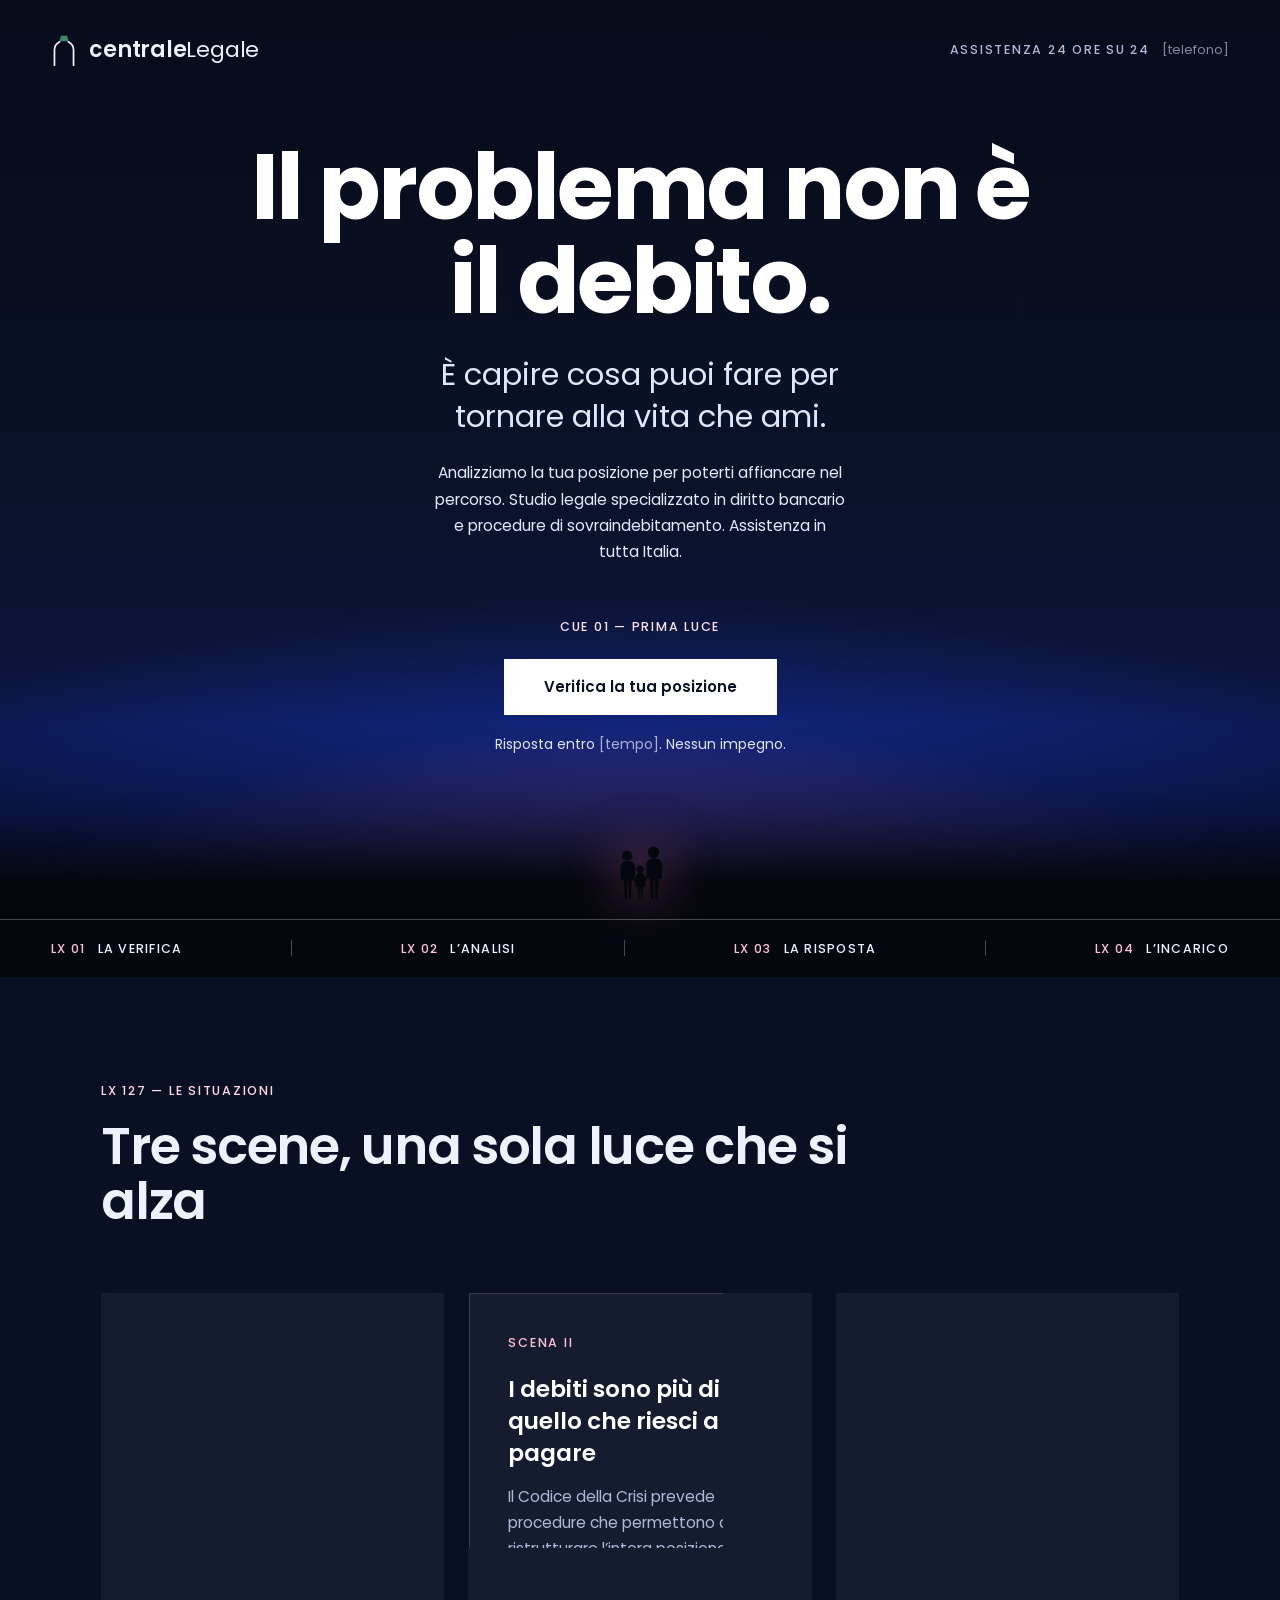
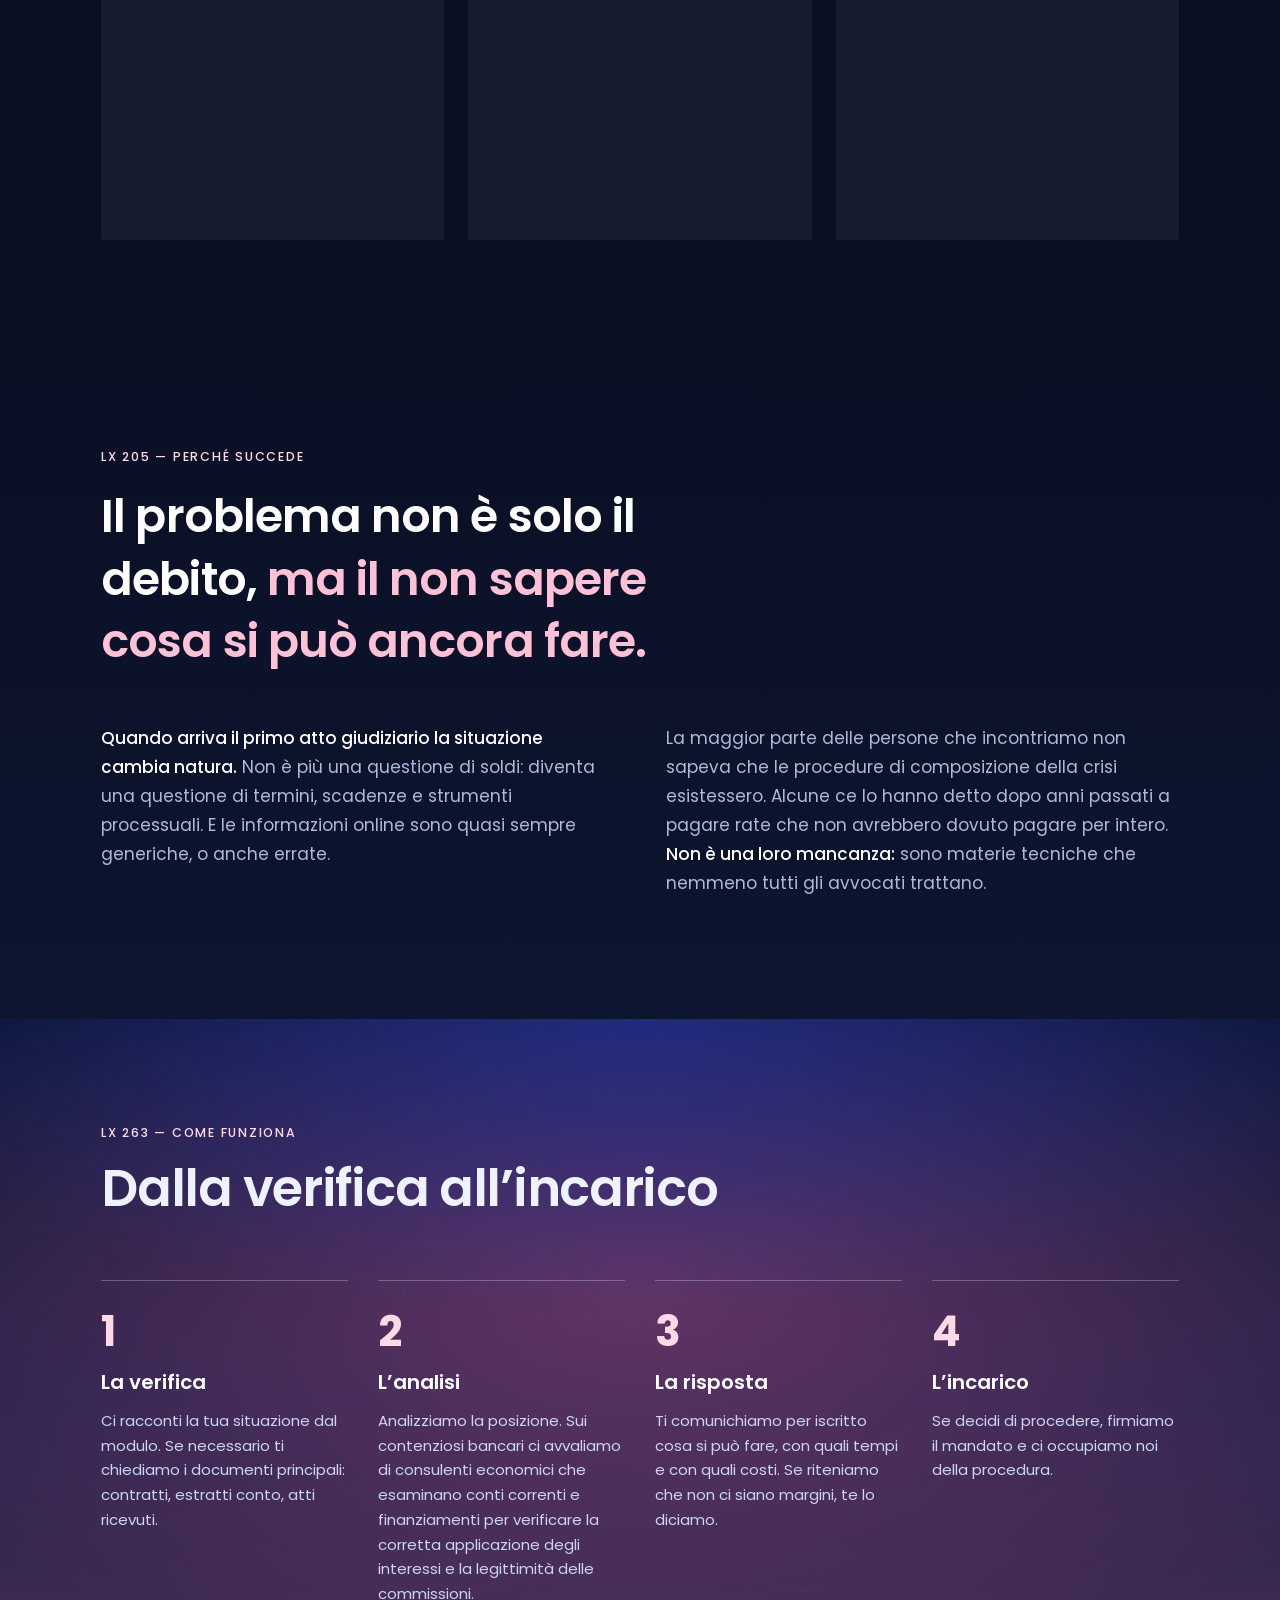
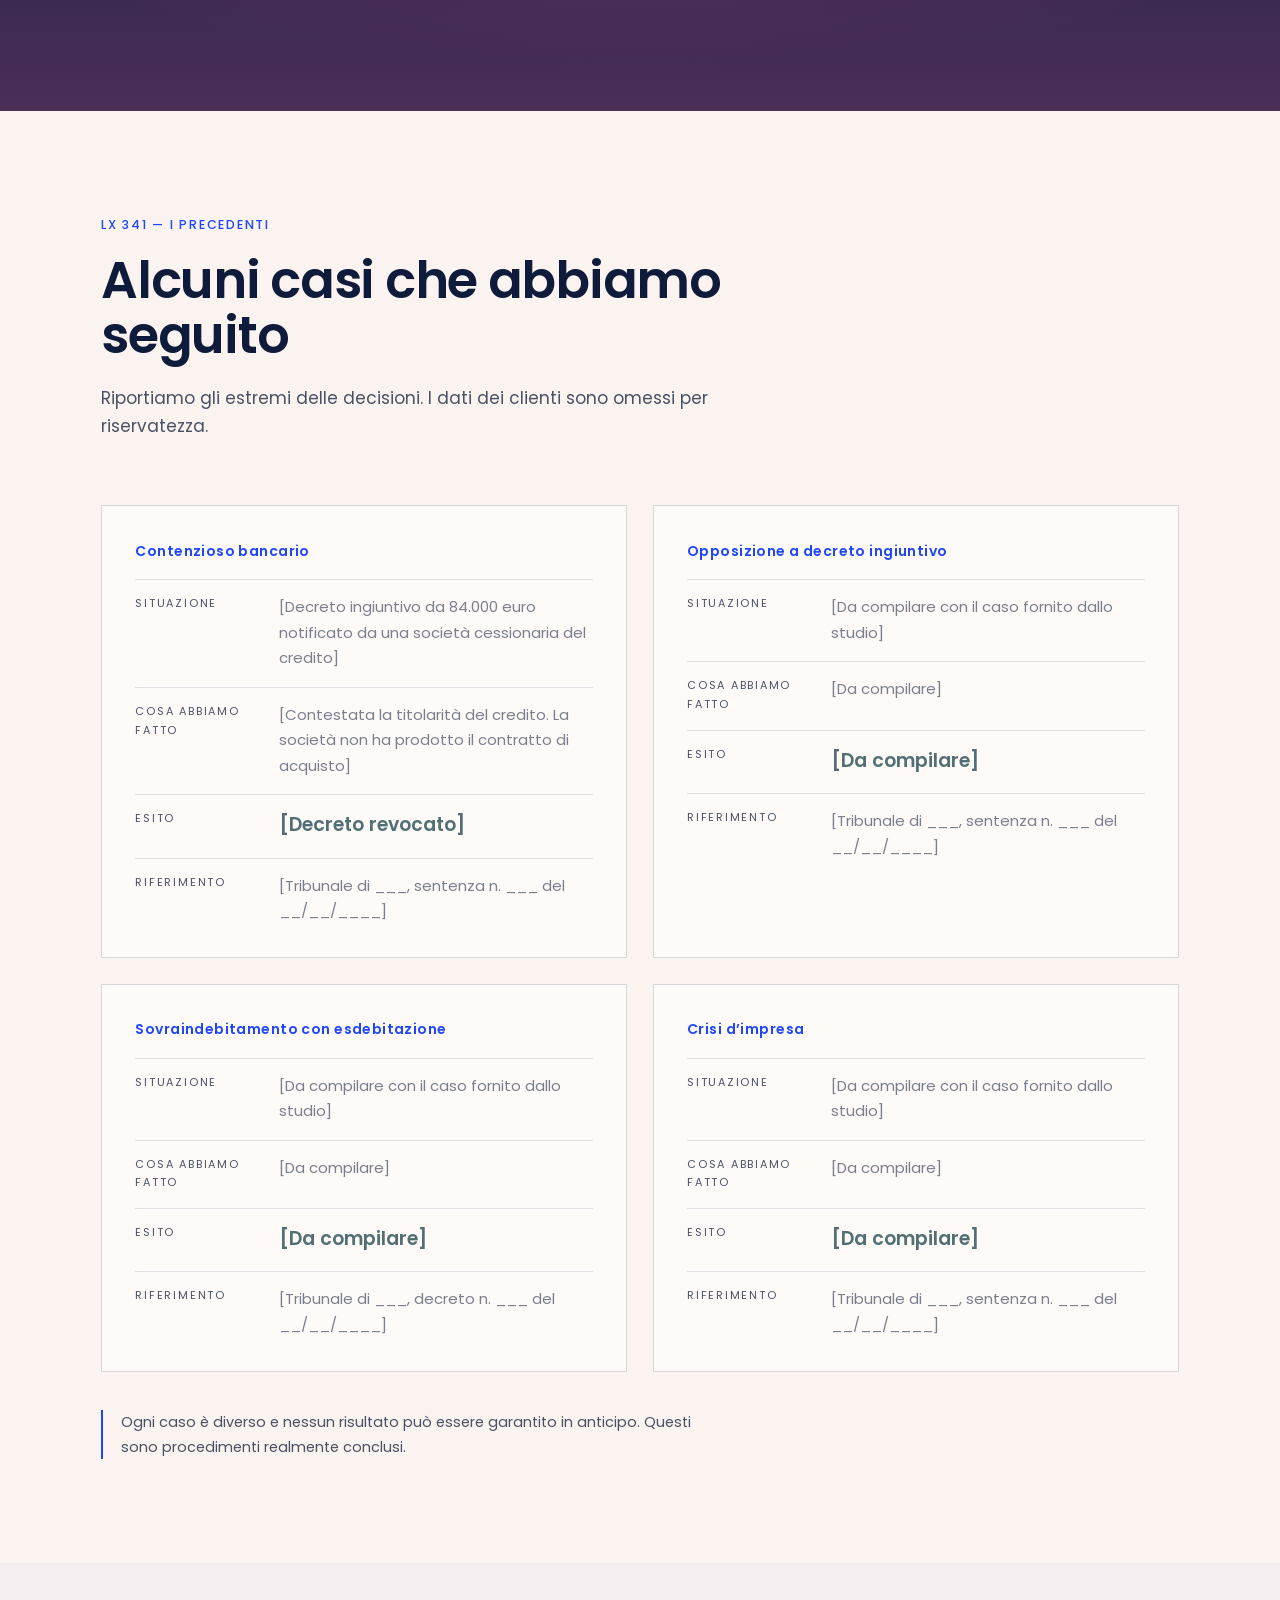
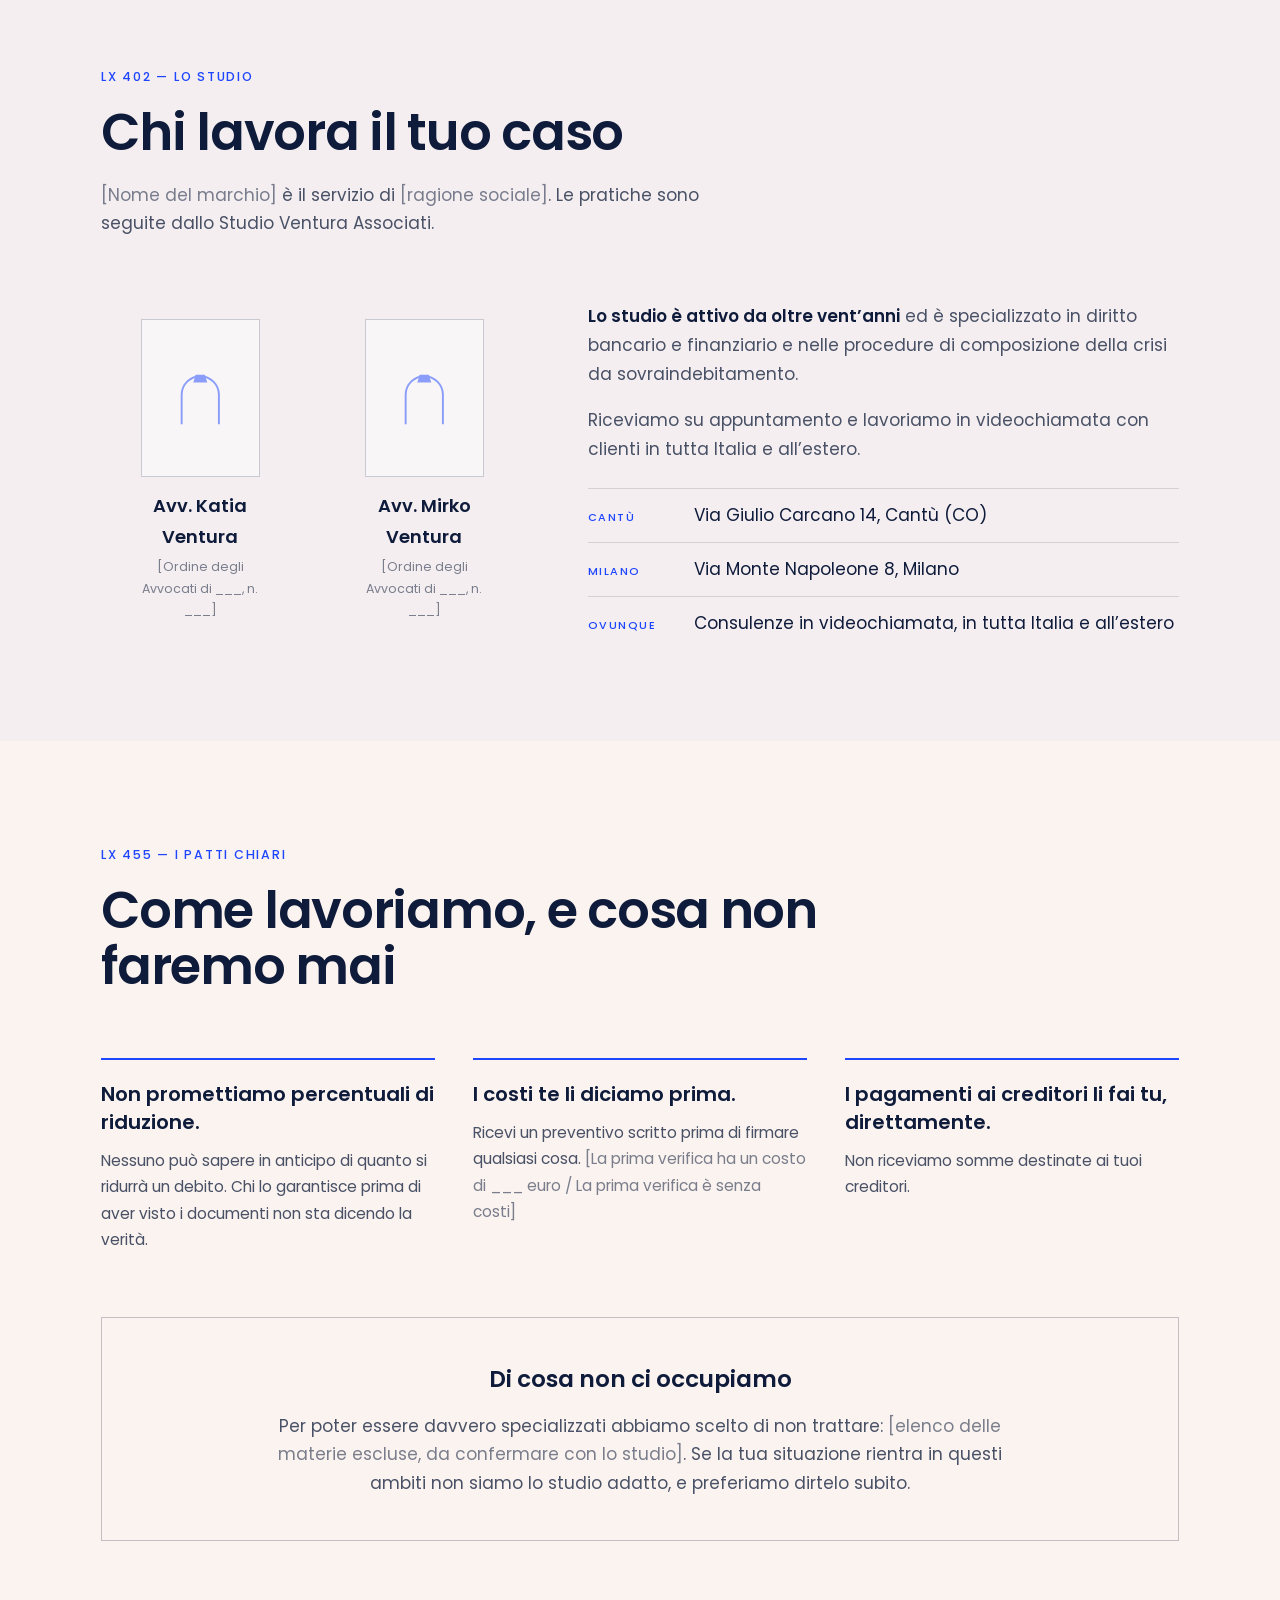
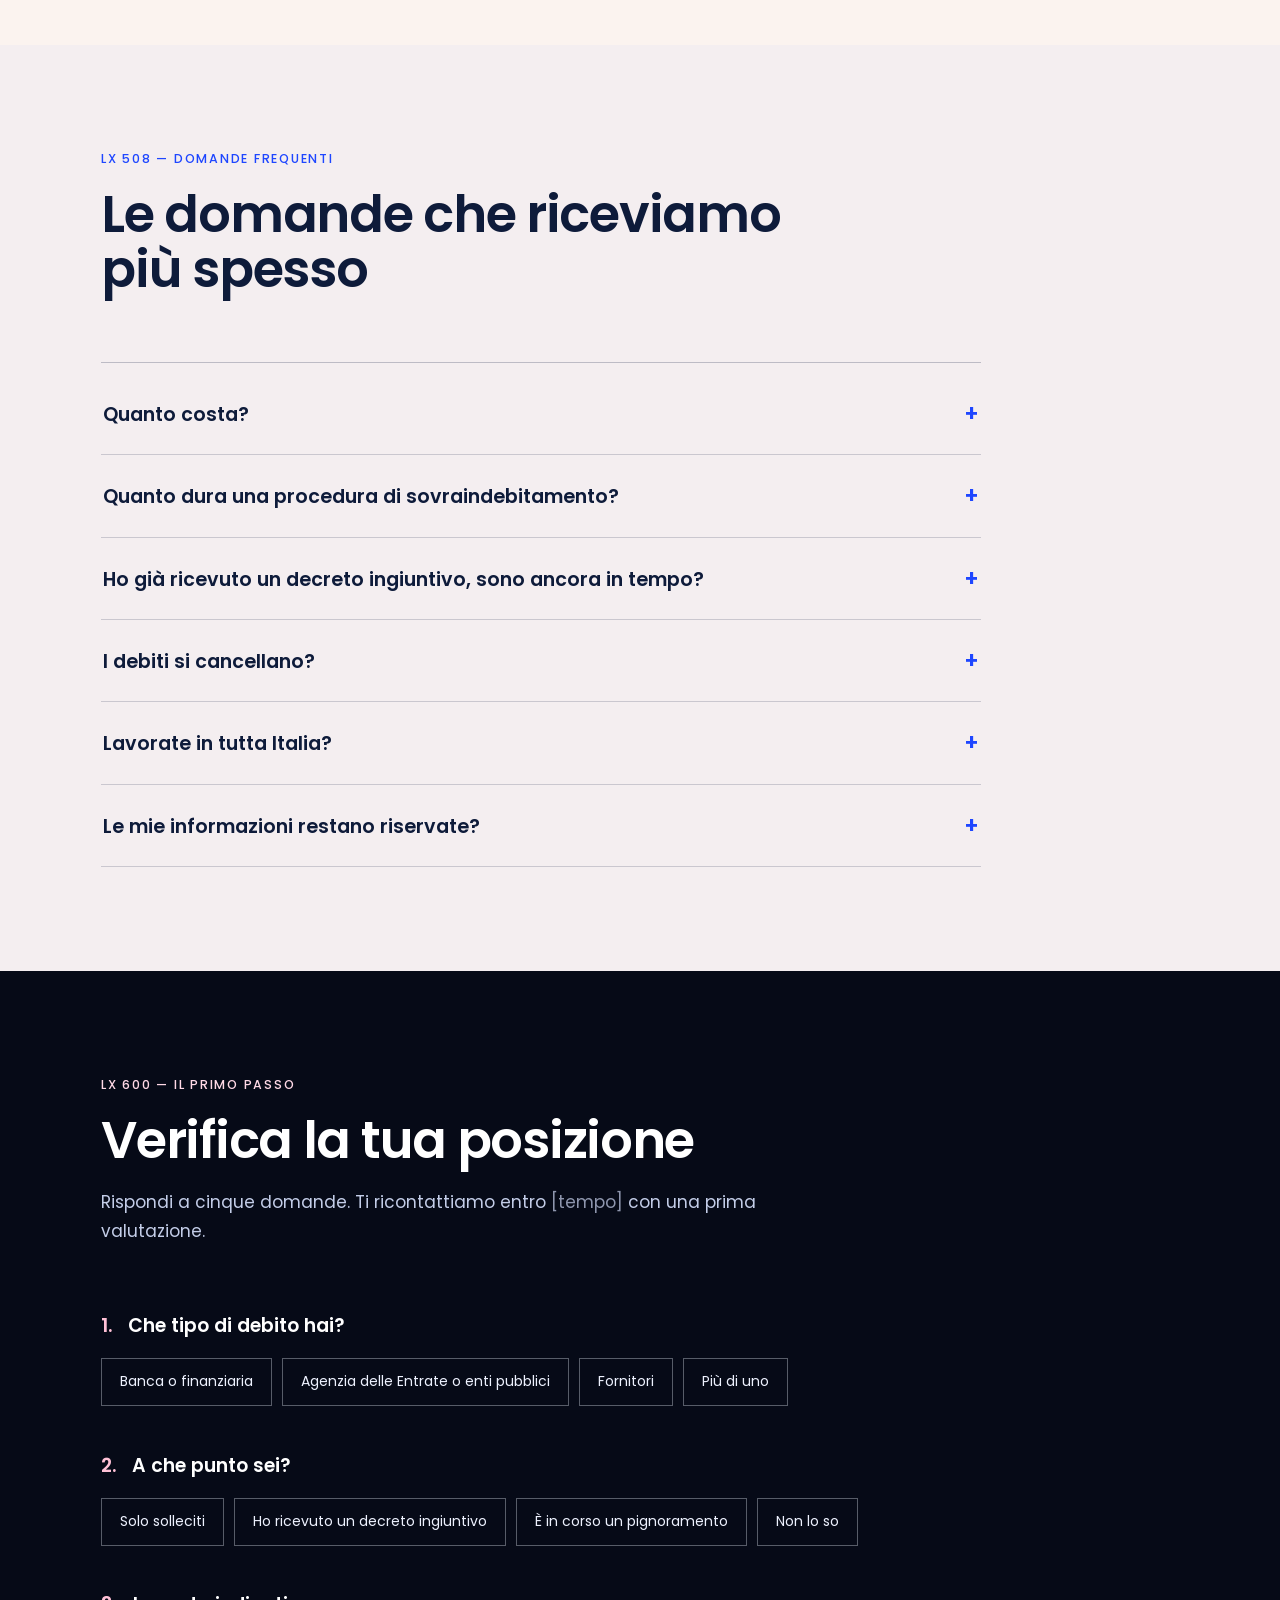
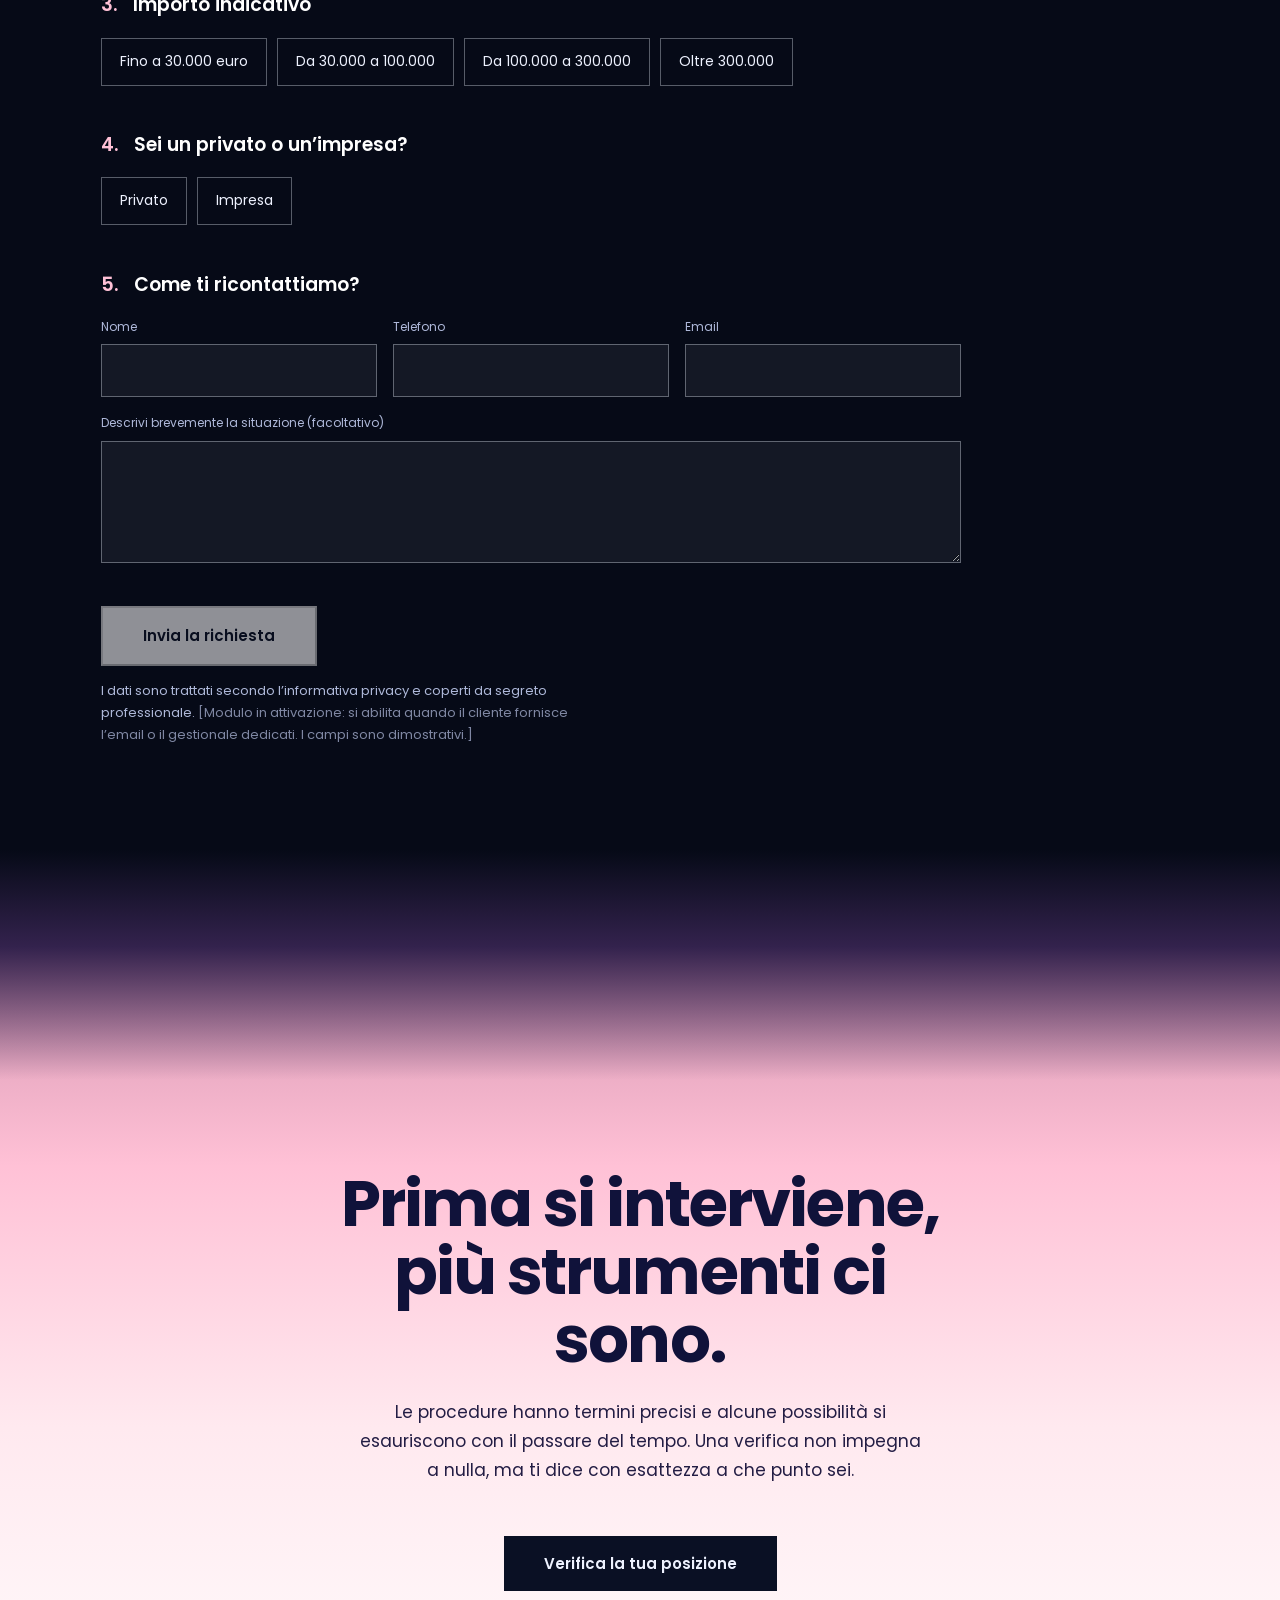
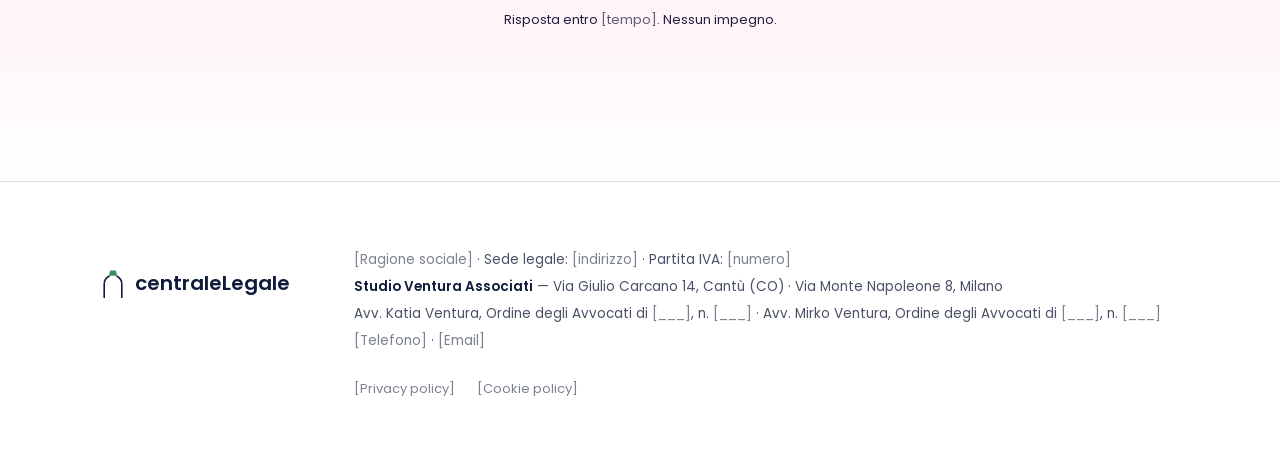
<file: varianti/alba/index.html>
<!doctype html>
<html lang="it">
<head>
<meta charset="utf-8">
<meta name="viewport" content="width=device-width, initial-scale=1">
<title>centraleLegale — Dal debito, prima luce</title>
<meta name="description" content="Studio legale specializzato in diritto bancario e sovraindebitamento. Dalla notte del debito alla prima luce: verifica la tua posizione, risposta scritta, nessun impegno.">
<link rel="icon" href="../../assets/img/favicon-32x32.png" sizes="32x32">
<link rel="apple-touch-icon" href="../../assets/img/apple-touch-icon.png">
<link rel="stylesheet" href="alba.css">
<script>document.documentElement.classList.add('js');</script>
</head>
<body id="top">

<!-- HERO -->
<header class="hero">
  <nav class="hero__nav">
    <a class="hero__logo" href="#top" aria-label="centraleLegale">
      <svg class="" viewBox="0 0 60 74" fill="none" xmlns="http://www.w3.org/2000/svg" aria-hidden="true"><path d="M8 72 V38 A22 22 0 0 1 20 18" stroke="#eef2ff" stroke-width="4" stroke-linecap="round"/><path d="M40 18 A22 22 0 0 1 52 38 V72" stroke="#eef2ff" stroke-width="4" stroke-linecap="round"/><path d="M23 4 h14 l3.5 13 h-21 z" fill="#3b8a64"/></svg>
      <b>centrale<span>Legale</span></b>
    </a>
    <span class="hero__navright"><span class="hero__navcue cue">Assistenza 24 ore su 24</span><span class="hero__navtel segnaposto">[telefono]</span></span>
  </nav>

  <div class="hero__stage">
    <h1 class="hero__title">Il problema non è il&nbsp;debito.</h1>
    <p class="hero__sub">È capire cosa puoi fare per tornare alla vita che ami.</p>
    <p class="hero__lead">Analizziamo la tua posizione per poterti affiancare nel percorso. Studio legale specializzato in diritto bancario e procedure di sovraindebitamento. Assistenza in tutta Italia.</p>
    <p class="hero__cue cue">Cue 01 — Prima luce</p>
    <a class="btn btn--luce" href="#verifica">Verifica la tua posizione</a>
    <p class="hero__micro">Risposta entro <span class="segnaposto">[tempo]</span>. Nessun impegno.</p>
  </div>

  <div class="hero__ground" aria-hidden="true"></div>
  <div class="hero__family" aria-hidden="true">
    <svg viewBox="0 0 132 90" fill="#05070f" xmlns="http://www.w3.org/2000/svg">
      <circle cx="47" cy="26" r="7.5"/>
      <path d="M47 34 c-7 0 -10 5 -10 12 l1 16 h4 l1.5 28 h3 l1 -26 h1 l1 26 h3 l1.5 -28 h4 l1 -16 c0 -7 -3 -12 -10 -12 z"/>
      <circle cx="86" cy="21" r="8.5"/>
      <path d="M86 30 c-8 0 -11 6 -11 13 l1 17 h4.5 l1.5 30 h3.5 l0.8 -28 h1.4 l0.8 28 h3.5 l1.5 -30 h4.5 l1 -17 c0 -7 -3 -13 -11 -13 z"/>
      <circle cx="66" cy="46" r="5.5"/>
      <path d="M66 52 c-5 0 -7.5 4 -7.5 9 l0.8 11 h3 l1 18 h2.2 l0.6 -16 h0.8 l0.6 16 h2.2 l1 -18 h3 l0.8 -11 c0 -5 -2.5 -9 -7.5 -9 z"/>
      <path d="M56 60 l4 4 M76 58 l-4 5" stroke="#05070f" stroke-width="3" stroke-linecap="round"/>
    </svg>
  </div>

  <div class="hero__strip">
    <ul>
      <li><span class="num">LX 01</span> La verifica</li>
      <li class="sep" aria-hidden="true"></li>
      <li><span class="num">LX 02</span> L’analisi</li>
      <li class="sep" aria-hidden="true"></li>
      <li><span class="num">LX 03</span> La risposta</li>
      <li class="sep" aria-hidden="true"></li>
      <li><span class="num">LX 04</span> L’incarico</li>
    </ul>
  </div>
</header>

<main>

  <!-- Situazioni -->
  <section class="band band--notte">
    <div class="container sez">
      <header class="sez__head">
        <p class="sez__cue cue"><span class="num">LX 127</span> — Le situazioni</p>
        <h2 class="sez__title">Tre scene, una sola luce che si alza</h2>
      </header>
      <div class="situazioni">
        <article class="sit rise">
          <p class="sit__cue cue">Scena I</p>
          <h3 class="sit__t">Hai ricevuto un decreto ingiuntivo o un pignoramento</h3>
          <p class="sit__p">Un decreto ingiuntivo si può opporre, ma il termine è di 40 giorni dalla notifica. In molti casi chi chiede il pagamento è una società che ha acquistato il credito dalla banca e non è in grado di dimostrare di esserne il titolare. Quando quella prova manca, il decreto può essere revocato e l’esecuzione sospesa.</p>
          <a class="sit__link" href="#verifica">Verifica la tua posizione</a>
        </article>
        <article class="sit rise">
          <p class="sit__cue cue">Scena II</p>
          <h3 class="sit__t">I debiti sono più di quello che riesci a pagare</h3>
          <p class="sit__p">Il Codice della Crisi prevede procedure che permettono di ristrutturare l’intera posizione debitoria in un piano sostenibile su tre anni e, in presenza dei requisiti di legge, di ottenere l’esdebitazione del residuo. Vale per tutti i debiti insieme: banche, finanziarie, Agenzia delle Entrate, comuni, sanzioni amministrative.</p>
          <a class="sit__link" href="#verifica">Verifica la tua posizione</a>
        </article>
        <article class="sit rise">
          <p class="sit__cue cue">Scena III</p>
          <h3 class="sit__t">Hai un’impresa in difficoltà</h3>
          <p class="sit__p">Quando l’esposizione dell’azienda comincia a toccare il patrimonio personale, le procedure del Codice della Crisi vanno attivate entro finestre temporali precise. Ogni mese di attesa riduce le soluzioni disponibili.</p>
          <a class="sit__link" href="#verifica">Verifica la tua posizione</a>
        </article>
      </div>
    </div>
  </section>

  <!-- Problema -->
  <section class="band band--notte-2">
    <div class="container sez">
      <p class="sez__cue cue"><span class="num">LX 205</span> — Perché succede</p>
      <h2 class="problema__q">Il problema non è solo il debito, <em>ma il non sapere cosa si può ancora fare.</em></h2>
      <div class="problema__cols">
        <p><strong>Quando arriva il primo atto giudiziario la situazione cambia natura.</strong> Non è più una questione di soldi: diventa una questione di termini, scadenze e strumenti processuali. E le informazioni online sono quasi sempre generiche, o anche errate.</p>
        <p>La maggior parte delle persone che incontriamo non sapeva che le procedure di composizione della crisi esistessero. Alcune ce lo hanno detto dopo anni passati a pagare rate che non avrebbero dovuto pagare per intero. <strong>Non è una loro mancanza:</strong> sono materie tecniche che nemmeno tutti gli avvocati trattano.</p>
      </div>
    </div>
  </section>

  <!-- Come funziona (alba) -->
  <section class="band band--alba">
    <div class="container sez">
      <header class="sez__head">
        <p class="sez__cue cue"><span class="num">LX 263</span> — Come funziona</p>
        <h2 class="sez__title">Dalla verifica all’incarico</h2>
      </header>
      <div class="passi">
        <article class="passo rise"><p class="passo__n num">1</p><h3 class="passo__t">La verifica</h3><p class="passo__p">Ci racconti la tua situazione dal modulo. Se necessario ti chiediamo i documenti principali: contratti, estratti conto, atti ricevuti.</p></article>
        <article class="passo rise"><p class="passo__n num">2</p><h3 class="passo__t">L’analisi</h3><p class="passo__p">Analizziamo la posizione. Sui contenziosi bancari ci avvaliamo di consulenti economici che esaminano conti correnti e finanziamenti per verificare la corretta applicazione degli interessi e la legittimità delle commissioni.</p></article>
        <article class="passo rise"><p class="passo__n num">3</p><h3 class="passo__t">La risposta</h3><p class="passo__p">Ti comunichiamo per iscritto cosa si può fare, con quali tempi e con quali costi. Se riteniamo che non ci siano margini, te lo diciamo.</p></article>
        <article class="passo rise"><p class="passo__n num">4</p><h3 class="passo__t">L’incarico</h3><p class="passo__p">Se decidi di procedere, firmiamo il mandato e ci occupiamo noi della procedura.</p></article>
      </div>
    </div>
  </section>

  <!-- Casi (giorno) -->
  <section class="band band--giorno">
    <div class="container sez">
      <header class="sez__head">
        <p class="sez__cue cue"><span class="num">LX 341</span> — I precedenti</p>
        <h2 class="sez__title">Alcuni casi che abbiamo seguito</h2>
        <p class="sez__intro">Riportiamo gli estremi delle decisioni. I dati dei clienti sono omessi per riservatezza.</p>
      </header>
      <div class="casi">
        <article class="caso rise">
          <p class="caso__tipo">Contenzioso bancario</p>
          <dl class="caso__dl">
          <div class="caso__pair"><dt>Situazione</dt><dd class="segnaposto">[Decreto ingiuntivo da 84.000 euro notificato da una società cessionaria del credito]</dd></div>
          <div class="caso__pair"><dt>Cosa abbiamo fatto</dt><dd class="segnaposto">[Contestata la titolarità del credito. La società non ha prodotto il contratto di acquisto]</dd></div>
          <div class="caso__pair caso__pair--esito"><dt>Esito</dt><dd class="segnaposto">[Decreto revocato]</dd></div>
          <div class="caso__pair"><dt>Riferimento</dt><dd class="segnaposto">[Tribunale di ___, sentenza n. ___ del __/__/____]</dd></div>
        </dl>
        </article>
        <article class="caso rise">
          <p class="caso__tipo">Opposizione a decreto ingiuntivo</p>
          <dl class="caso__dl">
          <div class="caso__pair"><dt>Situazione</dt><dd class="segnaposto">[Da compilare con il caso fornito dallo studio]</dd></div>
          <div class="caso__pair"><dt>Cosa abbiamo fatto</dt><dd class="segnaposto">[Da compilare]</dd></div>
          <div class="caso__pair caso__pair--esito"><dt>Esito</dt><dd class="segnaposto">[Da compilare]</dd></div>
          <div class="caso__pair"><dt>Riferimento</dt><dd class="segnaposto">[Tribunale di ___, sentenza n. ___ del __/__/____]</dd></div>
        </dl>
        </article>
        <article class="caso rise">
          <p class="caso__tipo">Sovraindebitamento con esdebitazione</p>
          <dl class="caso__dl">
          <div class="caso__pair"><dt>Situazione</dt><dd class="segnaposto">[Da compilare con il caso fornito dallo studio]</dd></div>
          <div class="caso__pair"><dt>Cosa abbiamo fatto</dt><dd class="segnaposto">[Da compilare]</dd></div>
          <div class="caso__pair caso__pair--esito"><dt>Esito</dt><dd class="segnaposto">[Da compilare]</dd></div>
          <div class="caso__pair"><dt>Riferimento</dt><dd class="segnaposto">[Tribunale di ___, decreto n. ___ del __/__/____]</dd></div>
        </dl>
        </article>
        <article class="caso rise">
          <p class="caso__tipo">Crisi d’impresa</p>
          <dl class="caso__dl">
          <div class="caso__pair"><dt>Situazione</dt><dd class="segnaposto">[Da compilare con il caso fornito dallo studio]</dd></div>
          <div class="caso__pair"><dt>Cosa abbiamo fatto</dt><dd class="segnaposto">[Da compilare]</dd></div>
          <div class="caso__pair caso__pair--esito"><dt>Esito</dt><dd class="segnaposto">[Da compilare]</dd></div>
          <div class="caso__pair"><dt>Riferimento</dt><dd class="segnaposto">[Tribunale di ___, sentenza n. ___ del __/__/____]</dd></div>
        </dl>
        </article>
      </div>
      <p class="casi__nota">Ogni caso è diverso e nessun risultato può essere garantito in anticipo. Questi sono procedimenti realmente conclusi.</p>
    </div>
  </section>

  <!-- Studio (giorno) -->
  <section class="band band--giorno-2">
    <div class="container sez">
      <header class="sez__head">
        <p class="sez__cue cue"><span class="num">LX 402</span> — Lo studio</p>
        <h2 class="sez__title">Chi lavora il tuo caso</h2>
        <p class="sez__intro"><span class="segnaposto">[Nome del marchio]</span> è il servizio di <span class="segnaposto">[ragione sociale]</span>. Le pratiche sono seguite dallo Studio Ventura Associati.</p>
      </header>
      <div class="studio">
        <div class="ritratti">
          <figure class="cameo rise">
            <div class="cameo__box"><svg viewBox="0 0 60 74" fill="none" xmlns="http://www.w3.org/2000/svg" aria-hidden="true"><path d="M6 70 V32 A24 24 0 0 1 54 32 V70" stroke="#1e46ff" stroke-width="2.5"/><path d="M24 6 h12 l3 10 h-18 z" fill="#1e46ff"/></svg></div>
            <figcaption><p class="cameo__n">Avv. Katia Ventura</p><p class="cameo__a segnaposto">[Ordine degli Avvocati di ___, n. ___]</p></figcaption>
          </figure>
          <figure class="cameo rise">
            <div class="cameo__box"><svg viewBox="0 0 60 74" fill="none" xmlns="http://www.w3.org/2000/svg" aria-hidden="true"><path d="M6 70 V32 A24 24 0 0 1 54 32 V70" stroke="#1e46ff" stroke-width="2.5"/><path d="M24 6 h12 l3 10 h-18 z" fill="#1e46ff"/></svg></div>
            <figcaption><p class="cameo__n">Avv. Mirko Ventura</p><p class="cameo__a segnaposto">[Ordine degli Avvocati di ___, n. ___]</p></figcaption>
          </figure>
        </div>
        <div class="studio__txt">
          <p><strong>Lo studio è attivo da oltre vent’anni</strong> ed è specializzato in diritto bancario e finanziario e nelle procedure di composizione della crisi da sovraindebitamento.</p>
          <p>Riceviamo su appuntamento e lavoriamo in videochiamata con clienti in tutta Italia e all’estero.</p>
          <ul class="studio__sedi">
            <li><span class="cue">Cantù</span><span>Via Giulio Carcano 14, Cantù (CO)</span></li>
            <li><span class="cue">Milano</span><span>Via Monte Napoleone 8, Milano</span></li>
            <li><span class="cue">Ovunque</span><span>Consulenze in videochiamata, in tutta Italia e all’estero</span></li>
          </ul>
        </div>
      </div>
    </div>
  </section>

  <!-- Patti (giorno) -->
  <section class="band band--giorno">
    <div class="container sez">
      <header class="sez__head">
        <p class="sez__cue cue"><span class="num">LX 455</span> — I patti chiari</p>
        <h2 class="sez__title">Come lavoriamo, e cosa non faremo mai</h2>
      </header>
      <div class="patti">
        <article class="patto rise"><h3>Non promettiamo percentuali di riduzione.</h3><p>Nessuno può sapere in anticipo di quanto si ridurrà un debito. Chi lo garantisce prima di aver visto i documenti non sta dicendo la verità.</p></article>
        <article class="patto rise"><h3>I costi te li diciamo prima.</h3><p>Ricevi un preventivo scritto prima di firmare qualsiasi cosa. <span class="segnaposto">[La prima verifica ha un costo di ___ euro / La prima verifica è senza costi]</span></p></article>
        <article class="patto rise"><h3>I pagamenti ai creditori li fai tu, direttamente.</h3><p>Non riceviamo somme destinate ai tuoi creditori.</p></article>
      </div>
      <div class="esclusioni">
        <h3>Di cosa non ci occupiamo</h3>
        <p>Per poter essere davvero specializzati abbiamo scelto di non trattare: <span class="segnaposto">[elenco delle materie escluse, da confermare con lo studio]</span>. Se la tua situazione rientra in questi ambiti non siamo lo studio adatto, e preferiamo dirtelo subito.</p>
      </div>
    </div>
  </section>

  <!-- FAQ (giorno) -->
  <section class="band band--giorno-2">
    <div class="container sez">
      <header class="sez__head">
        <p class="sez__cue cue"><span class="num">LX 508</span> — Domande frequenti</p>
        <h2 class="sez__title">Le domande che riceviamo più spesso</h2>
      </header>
      <div class="qa">
        <details class="qa__i"><summary>Quanto costa?</summary><p class="qa__a"><span class="segnaposto">[Da completare]</span>. Il preventivo è sempre scritto e precede qualsiasi impegno.</p></details>
        <details class="qa__i"><summary>Quanto dura una procedura di sovraindebitamento?</summary><p class="qa__a">Ogni situazione è diversa e capire la tua posizione attuale dopo la prima analisi ci aiuterà a stimare il tempo di lavorazione.</p></details>
        <details class="qa__i"><summary>Ho già ricevuto un decreto ingiuntivo, sono ancora in tempo?</summary><p class="qa__a">Il termine per proporre opposizione è di <span class="num">40</span> giorni dalla notifica. Se il termine è scaduto esistono altri strumenti, ma vanno valutati sul caso concreto.</p></details>
        <details class="qa__i"><summary>I debiti si cancellano?</summary><p class="qa__a">Le procedure di composizione della crisi permettono di ristrutturare la posizione e, con i requisiti previsti dalla legge, di ottenere l’esdebitazione del debito residuo. Non è automatico e non vale per tutti: dipende dai requisiti e dalla valutazione del tribunale.</p></details>
        <details class="qa__i"><summary>Lavorate in tutta Italia?</summary><p class="qa__a">Sì. Le consulenze si svolgono in videochiamata e seguiamo clienti anche residenti all’estero.</p></details>
        <details class="qa__i"><summary>Le mie informazioni restano riservate?</summary><p class="qa__a">Sì, siamo tenuti al segreto professionale.</p></details>
      </div>
    </div>
  </section>

  <!-- Verifica (notte) -->
  <section class="band verifica" id="verifica">
    <div class="container sez">
      <header class="sez__head">
        <p class="sez__cue cue"><span class="num">LX 600</span> — Il primo passo</p>
        <h2 class="sez__title">Verifica la tua posizione</h2>
        <p class="sez__intro">Rispondi a cinque domande. Ti ricontattiamo entro <span class="segnaposto">[tempo]</span> con una prima valutazione.</p>
      </header>
      <form class="form" action="#verifica">
        <fieldset><legend><span class="num">1.</span> Che tipo di debito hai?</legend>
          <div class="scelte">
            <label class="scelta"><input type="radio" name="tipo" value="Banca o finanziaria"><span>Banca o finanziaria</span></label>
            <label class="scelta"><input type="radio" name="tipo" value="Agenzia delle Entrate o enti pubblici"><span>Agenzia delle Entrate o enti pubblici</span></label>
            <label class="scelta"><input type="radio" name="tipo" value="Fornitori"><span>Fornitori</span></label>
            <label class="scelta"><input type="radio" name="tipo" value="Più di uno"><span>Più di uno</span></label>
          </div>
        </fieldset>
        <fieldset><legend><span class="num">2.</span> A che punto sei?</legend>
          <div class="scelte">
            <label class="scelta"><input type="radio" name="punto" value="Solo solleciti"><span>Solo solleciti</span></label>
            <label class="scelta"><input type="radio" name="punto" value="Decreto ingiuntivo"><span>Ho ricevuto un decreto ingiuntivo</span></label>
            <label class="scelta"><input type="radio" name="punto" value="Pignoramento"><span>È in corso un pignoramento</span></label>
            <label class="scelta"><input type="radio" name="punto" value="Non lo so"><span>Non lo so</span></label>
          </div>
        </fieldset>
        <fieldset><legend><span class="num">3.</span> Importo indicativo</legend>
          <div class="scelte">
            <label class="scelta"><input type="radio" name="importo" value="Fino a 30.000"><span class="num">Fino a 30.000 euro</span></label>
            <label class="scelta"><input type="radio" name="importo" value="30-100"><span class="num">Da 30.000 a 100.000</span></label>
            <label class="scelta"><input type="radio" name="importo" value="100-300"><span class="num">Da 100.000 a 300.000</span></label>
            <label class="scelta"><input type="radio" name="importo" value="Oltre 300.000"><span class="num">Oltre 300.000</span></label>
          </div>
        </fieldset>
        <fieldset><legend><span class="num">4.</span> Sei un privato o un’impresa?</legend>
          <div class="scelte">
            <label class="scelta"><input type="radio" name="soggetto" value="Privato"><span>Privato</span></label>
            <label class="scelta"><input type="radio" name="soggetto" value="Impresa"><span>Impresa</span></label>
          </div>
        </fieldset>
        <fieldset><legend><span class="num">5.</span> Come ti ricontattiamo?</legend>
          <div class="campi">
            <div class="campo"><label for="l-nome">Nome</label><input id="l-nome" name="nome" type="text" autocomplete="name" required></div>
            <div class="campo"><label for="l-tel">Telefono</label><input id="l-tel" name="telefono" type="tel" autocomplete="tel" required></div>
            <div class="campo"><label for="l-email">Email</label><input id="l-email" name="email" type="email" autocomplete="email" required></div>
            <div class="campo campo--full"><label for="l-note">Descrivi brevemente la situazione (facoltativo)</label><textarea id="l-note" name="situazione" rows="4"></textarea></div>
          </div>
        </fieldset>
        <div class="form__foot">
          <button class="btn btn--luce" type="submit" disabled aria-describedby="nota-modulo-alba">Invia la richiesta</button>
          <p class="form__priv">I dati sono trattati secondo l’informativa privacy e coperti da segreto professionale. <span class="segnaposto" id="nota-modulo-alba">[Modulo in attivazione: si abilita quando il cliente fornisce l’email o il gestionale dedicati. I campi sono dimostrativi.]</span></p>
        </div>
      </form>
    </div>
  </section>

  <!-- Chiusura: giorno pieno -->
  <section class="giorno">
    <div class="container">
      <h2 class="giorno__t">Prima si interviene, più strumenti ci sono.</h2>
      <p class="giorno__p">Le procedure hanno termini precisi e alcune possibilità si esauriscono con il passare del tempo. Una verifica non impegna a nulla, ma ti dice con esattezza a che punto sei.</p>
      <p class="giorno__cta"><a class="btn btn--notte" href="#verifica">Verifica la tua posizione</a></p>
      <p class="giorno__micro">Risposta entro <span class="segnaposto">[tempo]</span>. Nessun impegno.</p>
    </div>
  </section>

</main>

<footer class="foot">
  <div class="container foot__grid">
    <p class="foot__mark">
      <svg class="" viewBox="0 0 60 74" fill="none" xmlns="http://www.w3.org/2000/svg" aria-hidden="true"><path d="M8 72 V38 A22 22 0 0 1 20 18" stroke="#0e1b3a" stroke-width="4" stroke-linecap="round"/><path d="M40 18 A22 22 0 0 1 52 38 V72" stroke="#0e1b3a" stroke-width="4" stroke-linecap="round"/><path d="M23 4 h14 l3.5 13 h-21 z" fill="#3b8a64"/></svg>
      centraleLegale
    </p>
    <address>
      <span class="segnaposto">[Ragione sociale]</span> · Sede legale: <span class="segnaposto">[indirizzo]</span> · Partita IVA: <span class="segnaposto">[numero]</span><br>
      <strong>Studio Ventura Associati</strong> — Via Giulio Carcano 14, Cantù (CO) · Via Monte Napoleone 8, Milano<br>
      Avv. Katia Ventura, Ordine degli Avvocati di <span class="segnaposto">[___]</span>, n. <span class="segnaposto">[___]</span> · Avv. Mirko Ventura, Ordine degli Avvocati di <span class="segnaposto">[___]</span>, n. <span class="segnaposto">[___]</span><br>
      <span class="segnaposto">[Telefono]</span> · <span class="segnaposto">[Email]</span>
      <span class="foot__legal"><span class="segnaposto">[Privacy policy]</span><span class="segnaposto">[Cookie policy]</span></span>
    </address>
  </div>
</footer>

<script>
(function () {
  var all = document.querySelectorAll('.rise');
  function revealAll() { all.forEach(function (el) { el.classList.add('in'); }); }
  if (!('IntersectionObserver' in window)) { revealAll(); return; }
  var io = new IntersectionObserver(function (es) { es.forEach(function (e) { if (e.isIntersecting) { e.target.classList.add('in'); io.unobserve(e.target); } }); }, { rootMargin: '0px 0px -8% 0px', threshold: 0.08 });
  all.forEach(function (el) { io.observe(el); });
  setTimeout(revealAll, 1500);
})();
</script>
</body>
</html>
</file>
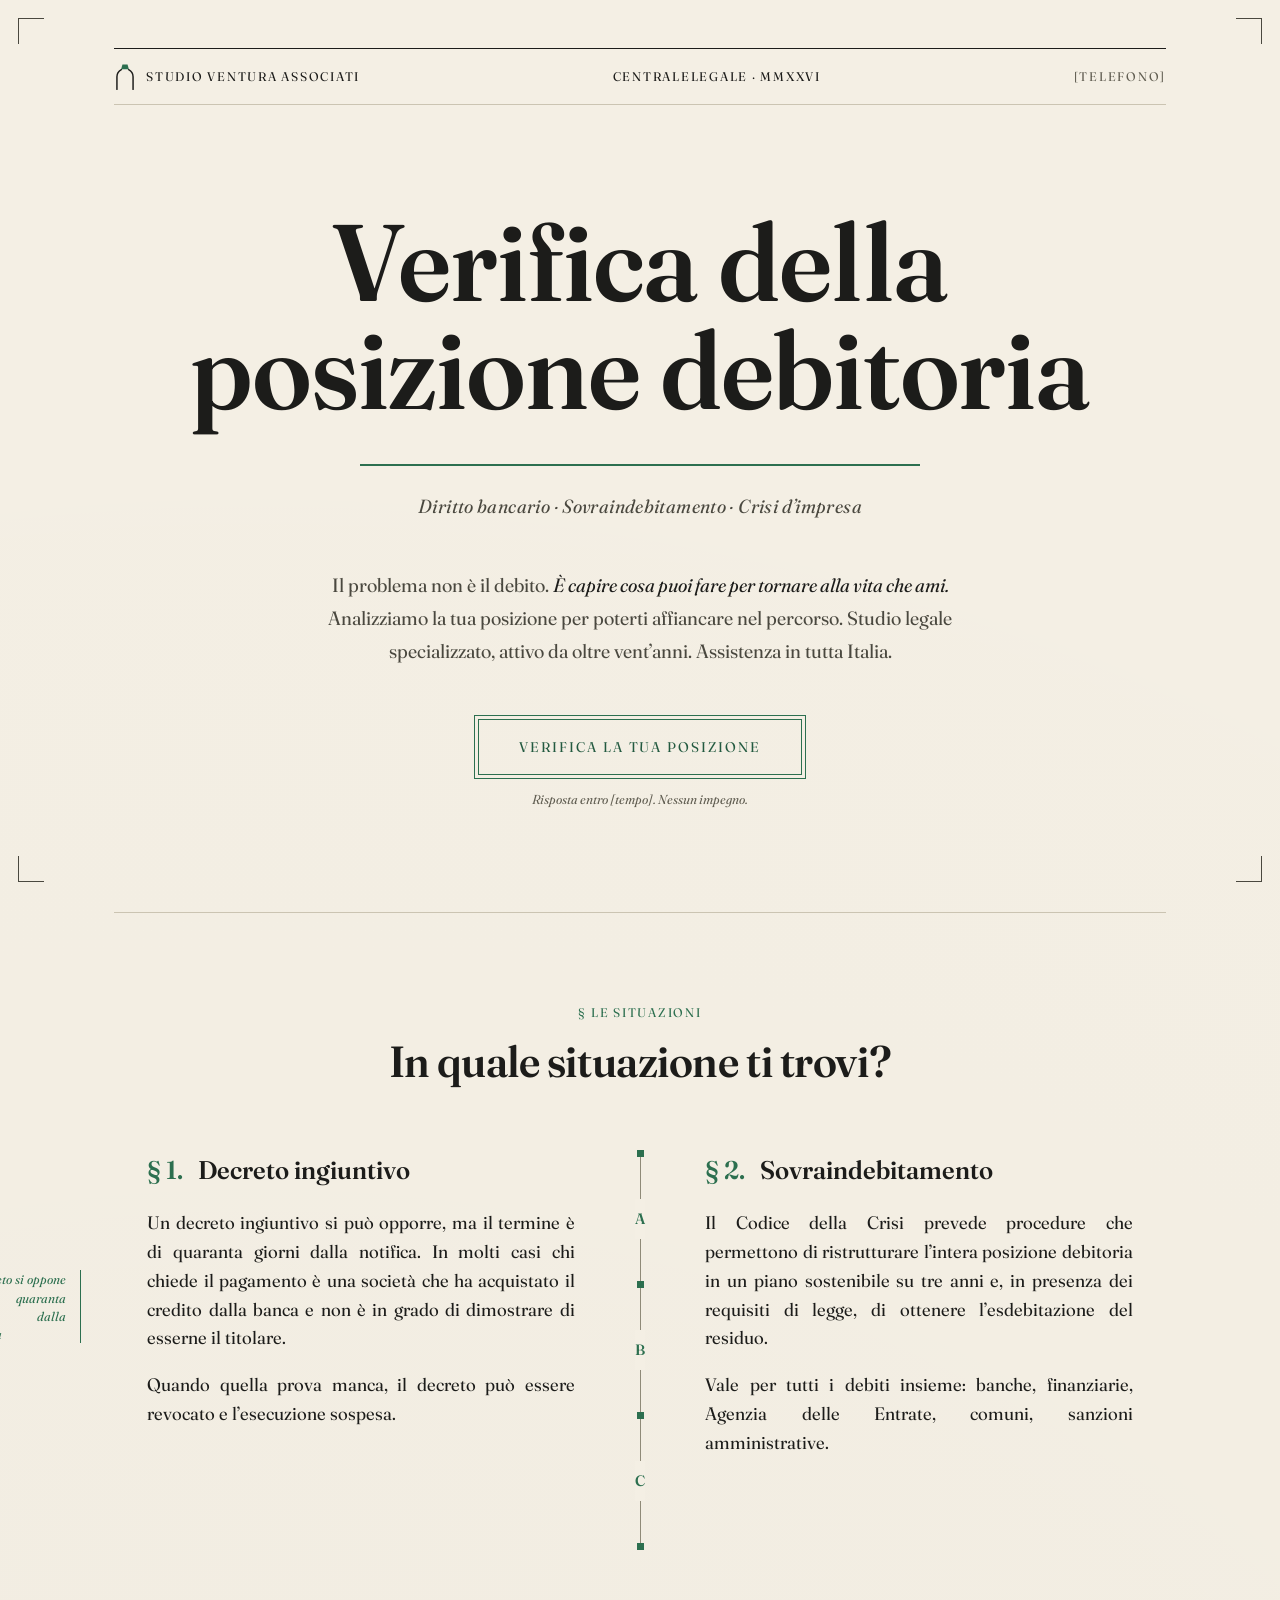
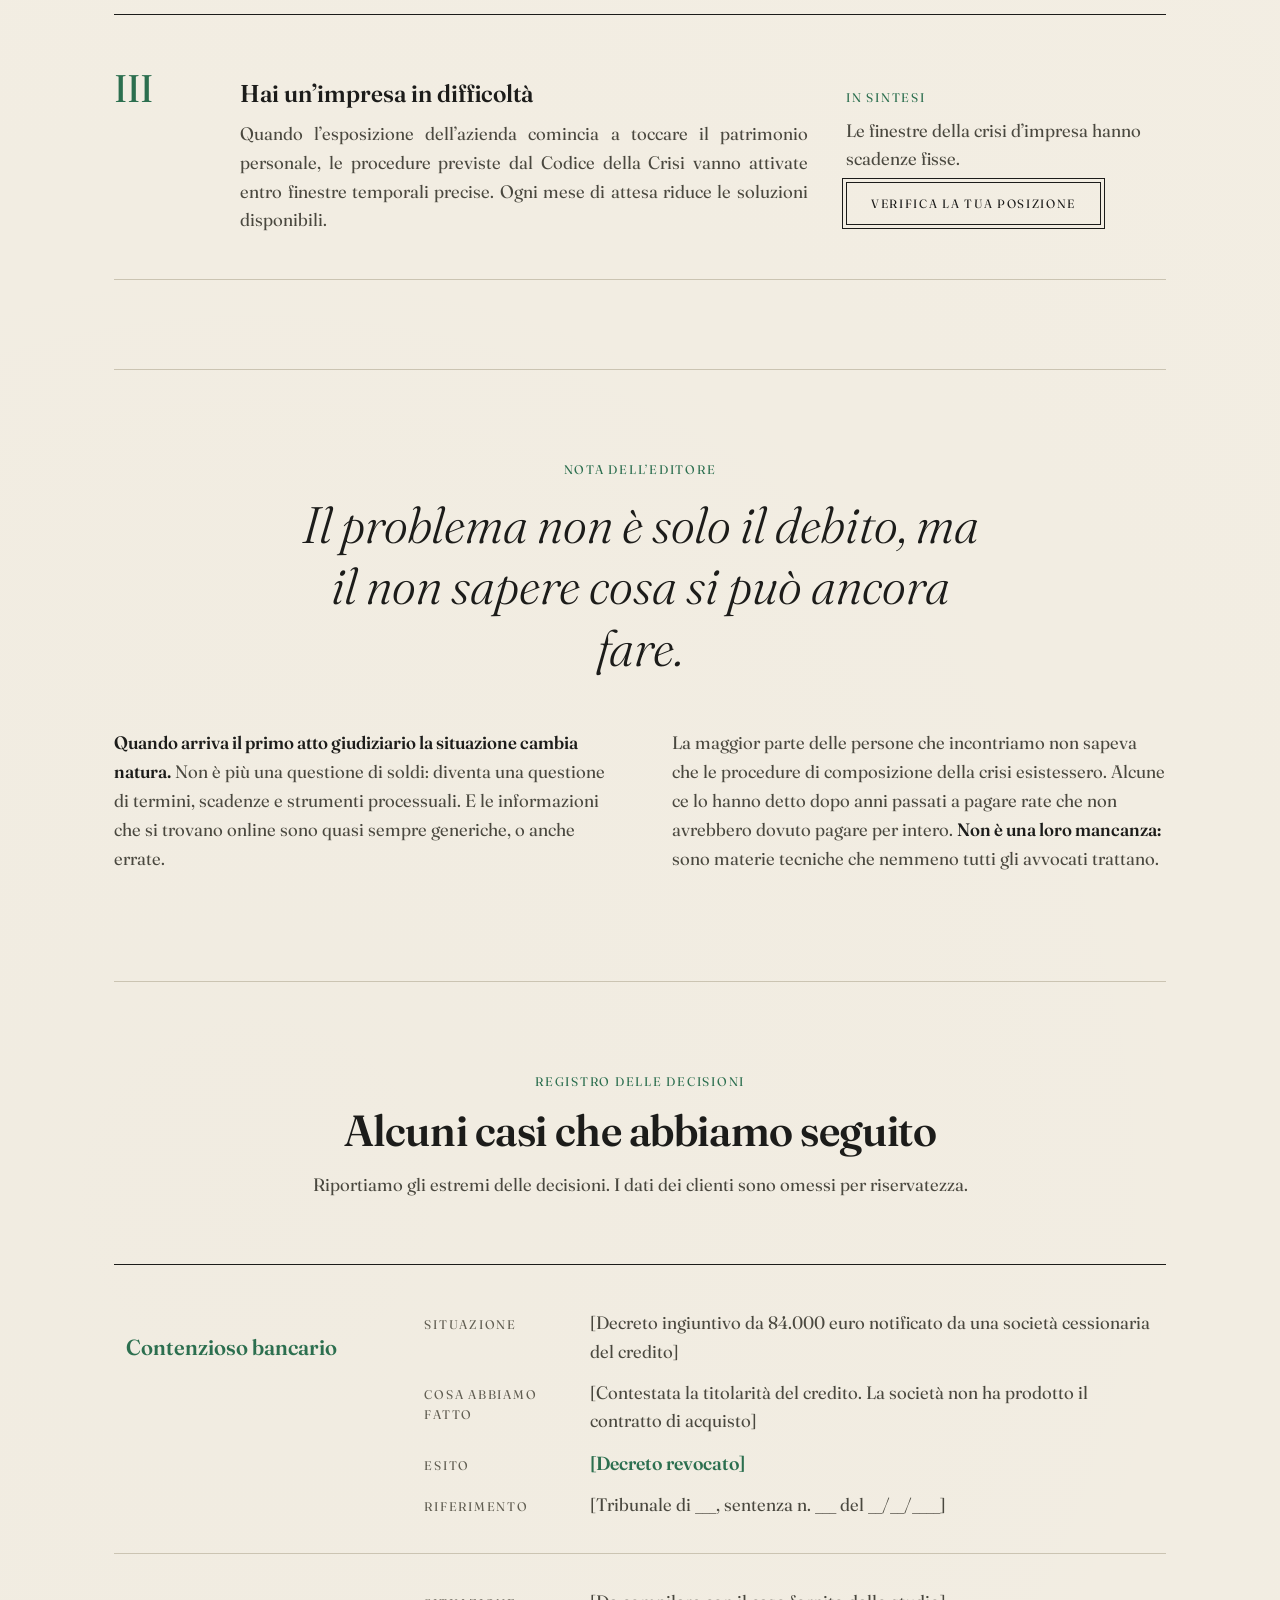
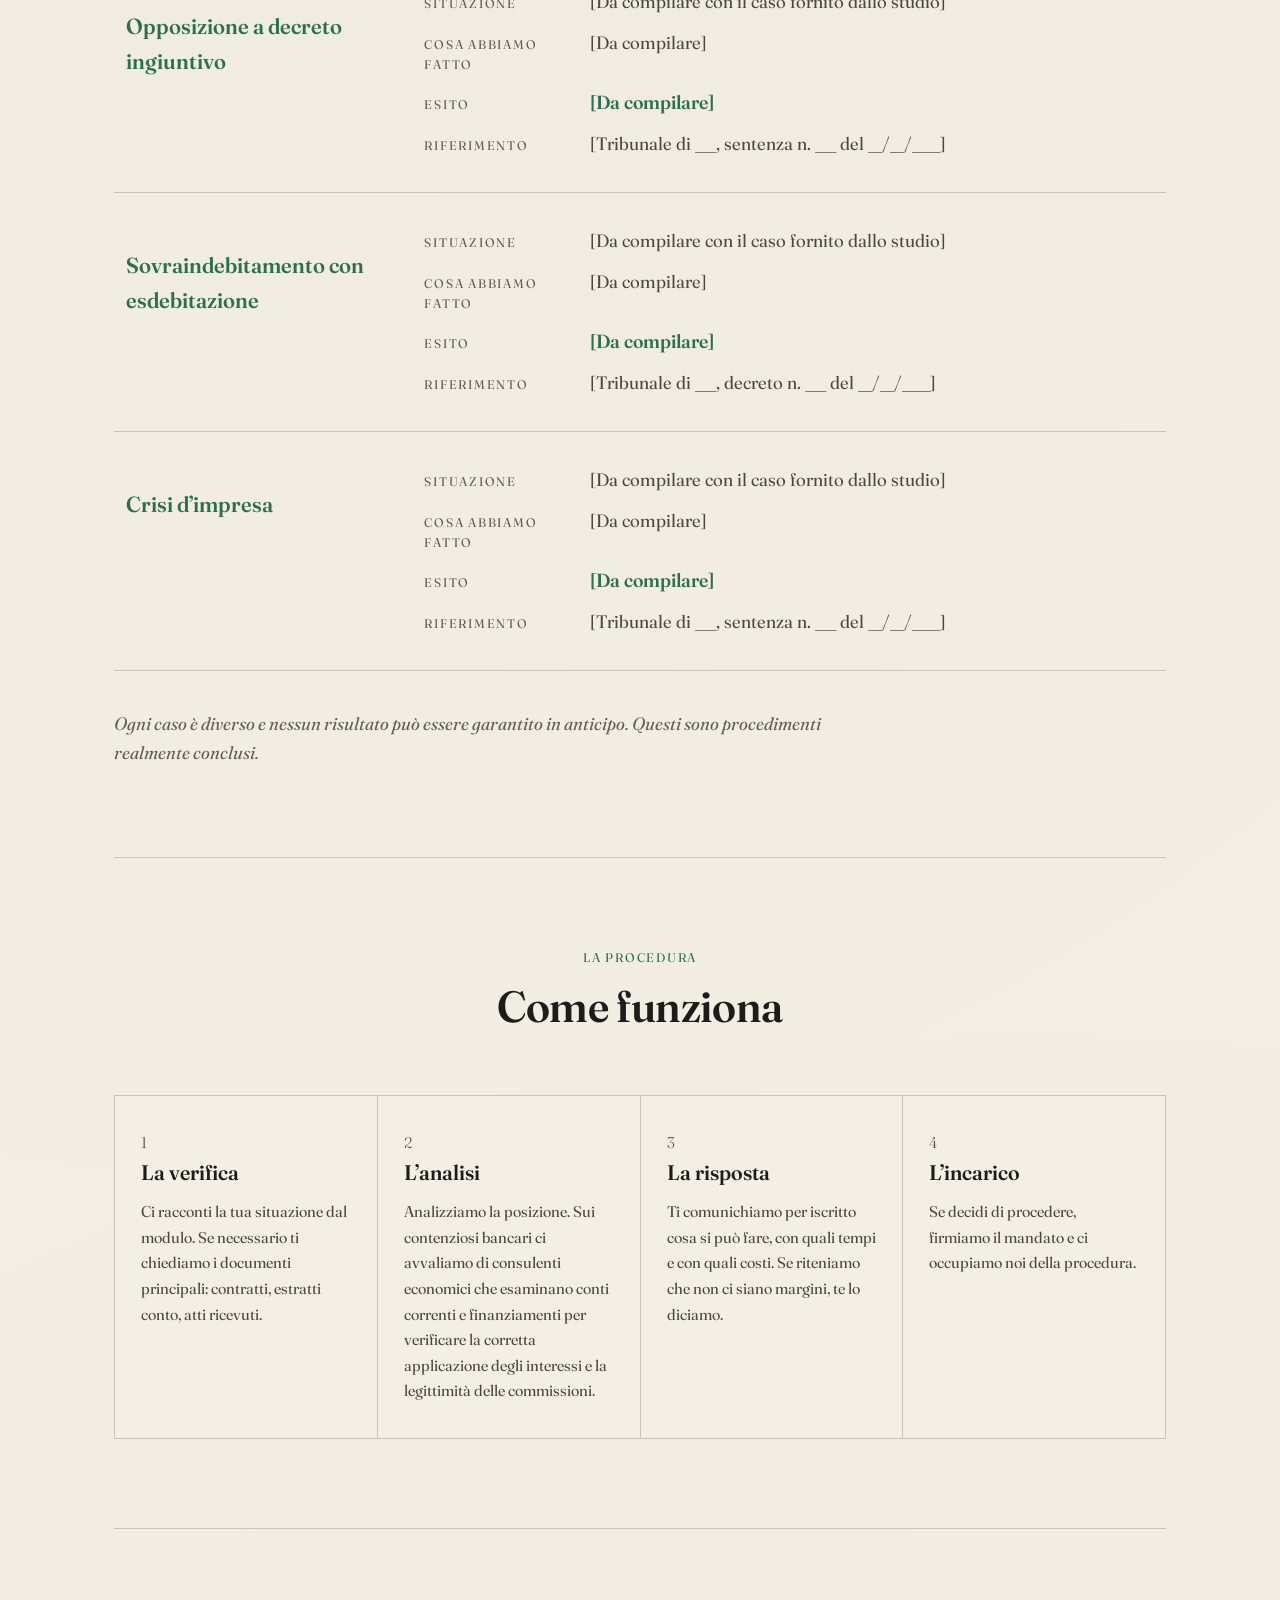
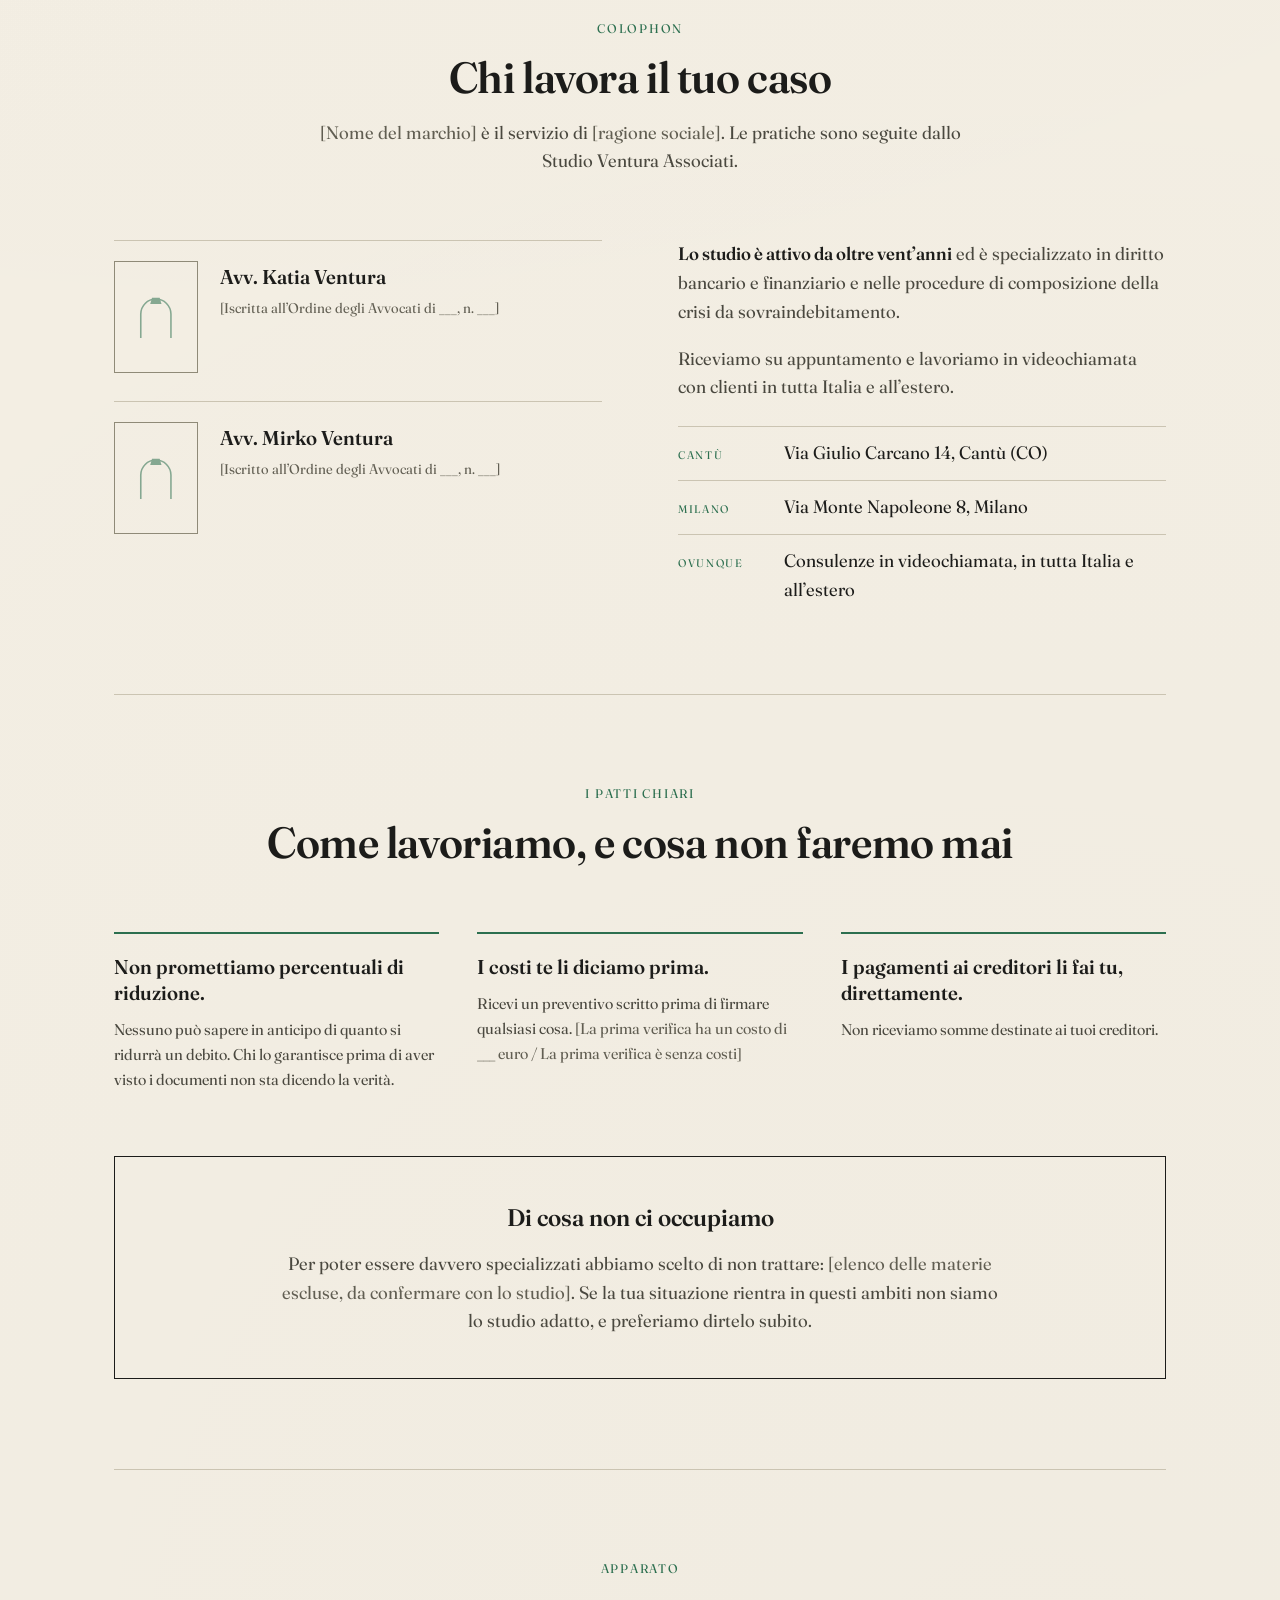
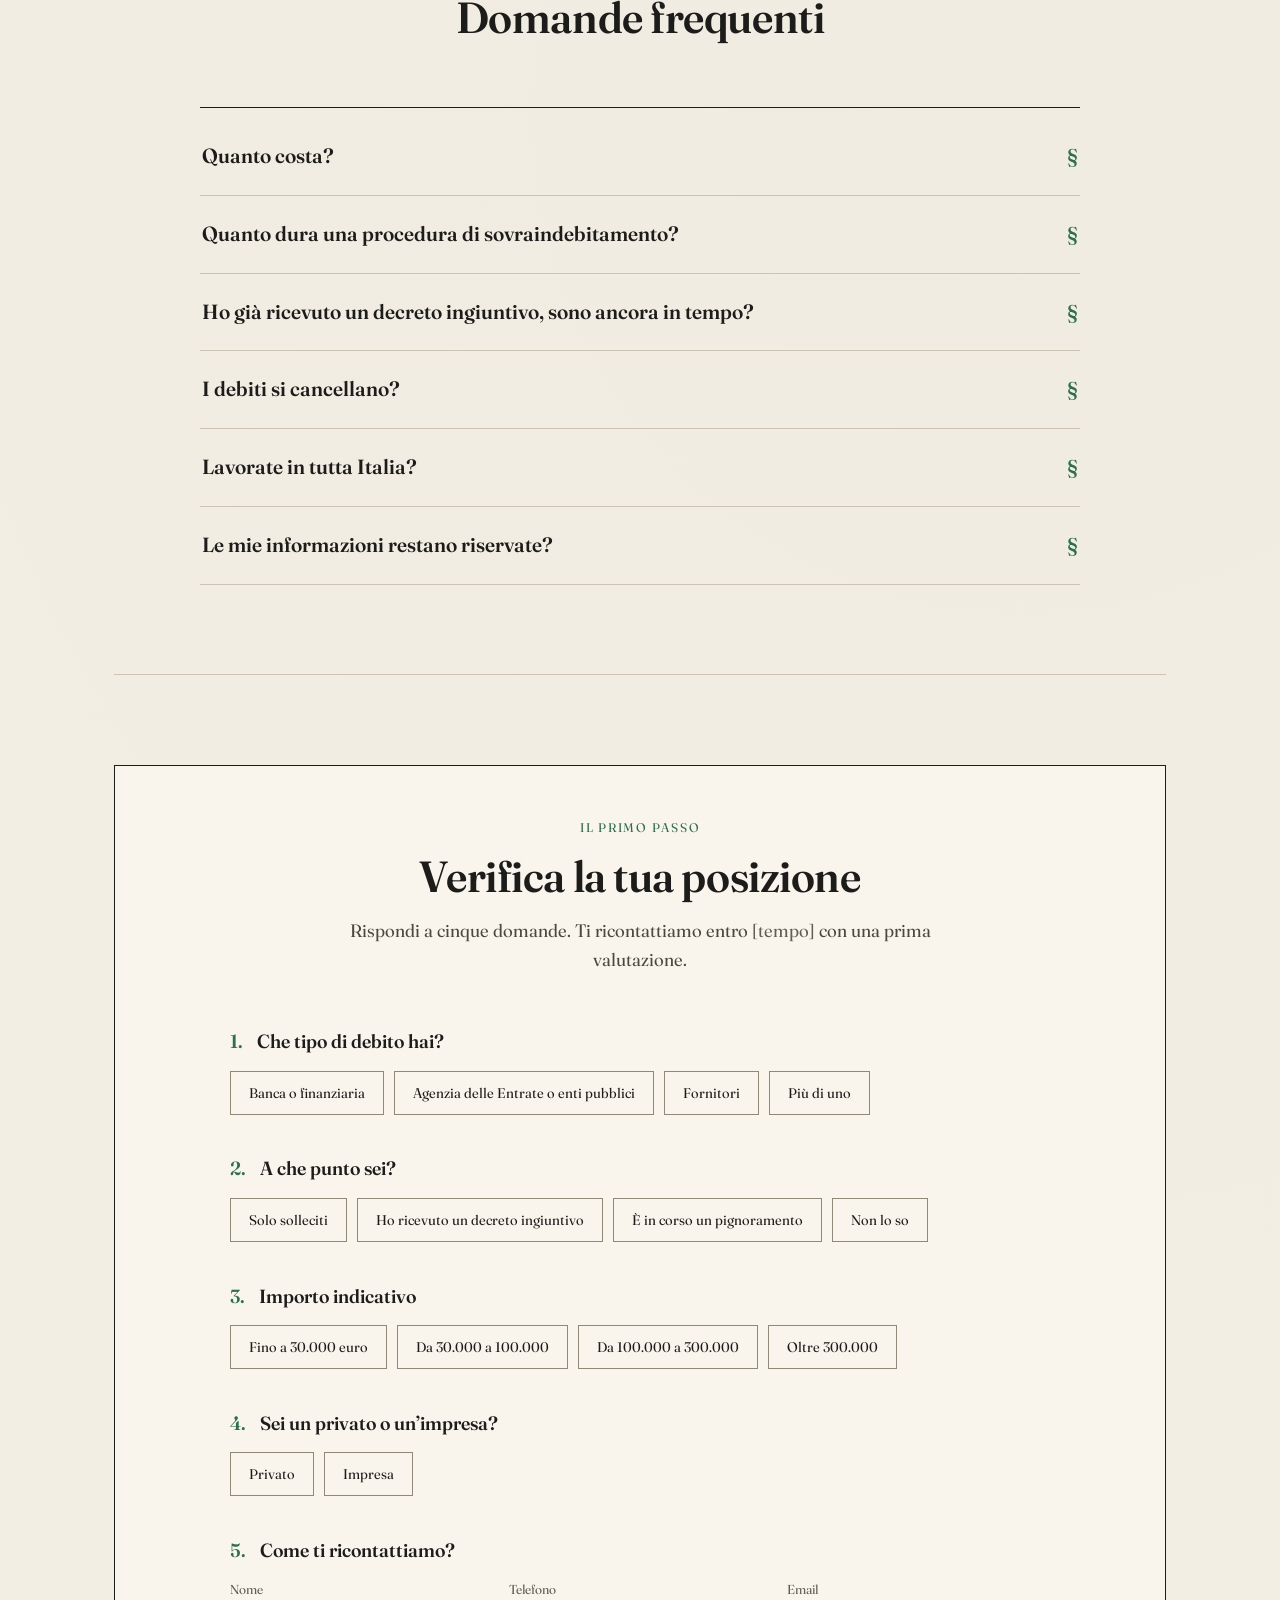
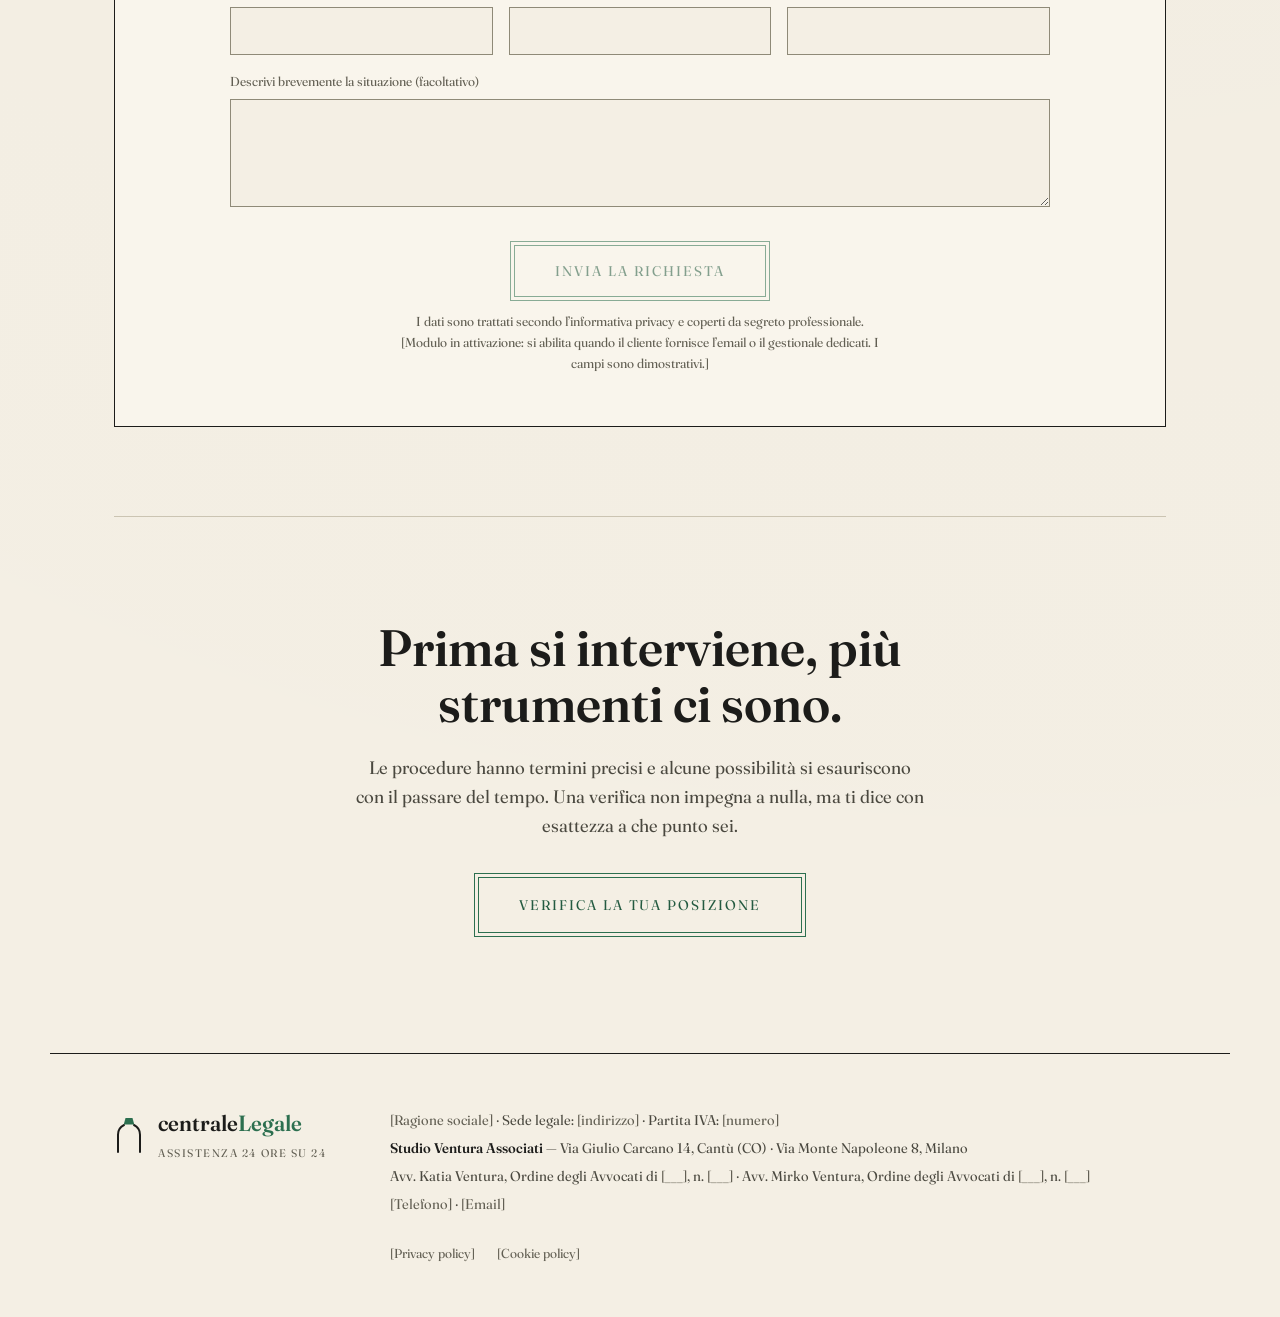
<file: varianti/atto/index.html>
<!doctype html>
<html lang="it">
<head>
<meta charset="utf-8">
<meta name="viewport" content="width=device-width, initial-scale=1">
<title>centraleLegale — Verifica della posizione debitoria</title>
<meta name="description" content="Edizione dello Studio Ventura Associati: diritto bancario, sovraindebitamento, crisi d’impresa. Verifica la tua posizione, con risposta scritta e nessun impegno.">
<link rel="icon" href="../../assets/img/favicon-32x32.png" sizes="32x32">
<link rel="apple-touch-icon" href="../../assets/img/apple-touch-icon.png">
<link rel="stylesheet" href="atto.css">
<script>document.documentElement.classList.add('js');</script>
</head>
<body id="top">

<span class="crop crop--tl" aria-hidden="true"></span>
<span class="crop crop--tr" aria-hidden="true"></span>
<span class="crop crop--bl" aria-hidden="true"></span>
<span class="crop crop--br" aria-hidden="true"></span>

<header class="sheet head">
  <hr class="rule-full head__rule">
  <div class="head__row">
    <span class="head__studio"><svg class="monogramma" viewBox="0 0 60 74" fill="none" xmlns="http://www.w3.org/2000/svg" aria-hidden="true"><path d="M8 72 V38 A22 22 0 0 1 20 18" stroke="#1c1c1a" stroke-width="4" stroke-linecap="round"/><path d="M40 18 A22 22 0 0 1 52 38 V72" stroke="#1c1c1a" stroke-width="4" stroke-linecap="round"/><path d="M23 4 h14 l3.5 13 h-21 z" fill="#2c6f4f"/></svg><span class="smallcaps">Studio Ventura Associati</span></span>
    <span class="runninghead smallcaps">centraleLegale · MMXXVI</span>
    <span class="head__phone smallcaps segnaposto">[telefono]</span>
  </div>
  <hr class="rule-hair" style="margin-top:14px">
</header>

<main class="sheet">

  <!-- Frontespizio -->
  <section class="front" aria-labelledby="front-title">
    <h1 class="front__title" id="front-title">Verifica della posizione debitoria</h1>
    <hr class="rule-rubrica front__rubricrule">
    <p class="front__sub">Diritto bancario · Sovraindebitamento · Crisi d’impresa</p>
    <p class="front__lead">Il problema non è il debito. <em>È capire cosa puoi fare per tornare alla vita che ami.</em> Analizziamo la tua posizione per poterti affiancare nel percorso. Studio legale specializzato, attivo da oltre vent’anni. Assistenza in tutta Italia.</p>
    <div class="front__actions">
      <a class="btn-press" href="#verifica">Verifica la tua posizione</a>
      <span class="btn-note">Risposta entro <span class="segnaposto">[tempo]</span>. Nessun impegno.</span>
    </div>
  </section>

  <hr class="rule-hair">

  <!-- Le tre situazioni: colonne di riferimento + rail -->
  <section class="sec" aria-labelledby="sit-title">
    <header class="sec__head">
      <p class="sec__sig smallcaps rubrica">§ Le situazioni</p>
      <h2 class="sec__title" id="sit-title">In quale situazione ti trovi?</h2>
    </header>
    <div class="reference">
      <div class="refcol refcol--annot">
        <p class="refcol__note">Il decreto si oppone entro quaranta giorni dalla notifica</p>
        <h3 class="refcol__h"><span class="num">§ 1.</span> Decreto ingiuntivo</h3>
        <p>Un decreto ingiuntivo si può opporre, ma il termine è di quaranta giorni dalla notifica. In molti casi chi chiede il pagamento è una società che ha acquistato il credito dalla banca e non è in grado di dimostrare di esserne il titolare.</p>
        <p>Quando quella prova manca, il decreto può essere revocato e l’esecuzione sospesa.</p>
      </div>
      <div class="rail" aria-hidden="true">
        <span class="rail__detent"></span>
        <span class="rail__key">A</span>
        <span class="rail__detent"></span>
        <span class="rail__key">B</span>
        <span class="rail__detent"></span>
        <span class="rail__key">C</span>
        <span class="rail__detent"></span>
      </div>
      <div class="refcol">
        <h3 class="refcol__h"><span class="num">§ 2.</span> Sovraindebitamento</h3>
        <p>Il Codice della Crisi prevede procedure che permettono di ristrutturare l’intera posizione debitoria in un piano sostenibile su tre anni e, in presenza dei requisiti di legge, di ottenere l’esdebitazione del residuo.</p>
        <p>Vale per tutti i debiti insieme: banche, finanziarie, Agenzia delle Entrate, comuni, sanzioni amministrative.</p>
      </div>
    </div>

    <div class="atti" style="margin-top:clamp(40px,5vw,72px)">
      <article class="atto rise">
        <span class="atto__num num">III</span>
        <div class="atto__body">
          <h3>Hai un’impresa in difficoltà</h3>
          <p>Quando l’esposizione dell’azienda comincia a toccare il patrimonio personale, le procedure previste dal Codice della Crisi vanno attivate entro finestre temporali precise. Ogni mese di attesa riduce le soluzioni disponibili.</p>
        </div>
        <div class="atto__aside">
          <span class="smallcaps rubrica">In sintesi</span>
          <p style="margin:6px 0 0;color:var(--ferro-70)">Le finestre della crisi d’impresa hanno scadenze fisse.</p>
          <a class="btn-press btn-press--ferro" href="#verifica" style="padding:11px 24px;font-size:12px">Verifica la tua posizione</a>
        </div>
      </article>
    </div>
  </section>

  <hr class="rule-hair">

  <!-- Nota editoriale -->
  <section class="sec nota-ed" aria-labelledby="nota-title">
    <p class="sec__sig smallcaps rubrica">Nota dell’editore</p>
    <h2 class="nota-ed__q" id="nota-title">Il problema non è solo il debito, ma il non sapere cosa si può ancora fare.</h2>
    <div class="nota-ed__cols">
      <p><strong>Quando arriva il primo atto giudiziario la situazione cambia natura.</strong> Non è più una questione di soldi: diventa una questione di termini, scadenze e strumenti processuali. E le informazioni che si trovano online sono quasi sempre generiche, o anche errate.</p>
      <p>La maggior parte delle persone che incontriamo non sapeva che le procedure di composizione della crisi esistessero. Alcune ce lo hanno detto dopo anni passati a pagare rate che non avrebbero dovuto pagare per intero. <strong>Non è una loro mancanza:</strong> sono materie tecniche che nemmeno tutti gli avvocati trattano.</p>
    </div>
  </section>

  <hr class="rule-hair">

  <!-- Registro dei casi -->
  <section class="sec" aria-labelledby="casi-title">
    <header class="sec__head">
      <p class="sec__sig smallcaps rubrica">Registro delle decisioni</p>
      <h2 class="sec__title" id="casi-title">Alcuni casi che abbiamo seguito</h2>
      <p class="sec__intro">Riportiamo gli estremi delle decisioni. I dati dei clienti sono omessi per riservatezza.</p>
    </header>
    <div class="registro">
      <div class="voce rise">
        <p class="voce__tipo">Contenzioso bancario</p>
        <dl class="voce__dl">
          <div class="voce__pair"><dt class="smallcaps">Situazione</dt><dd class="segnaposto">[Decreto ingiuntivo da 84.000 euro notificato da una società cessionaria del credito]</dd></div>
          <div class="voce__pair"><dt class="smallcaps">Cosa abbiamo fatto</dt><dd class="segnaposto">[Contestata la titolarità del credito. La società non ha prodotto il contratto di acquisto]</dd></div>
          <div class="voce__pair voce__pair--esito"><dt class="smallcaps">Esito</dt><dd class="segnaposto">[Decreto revocato]</dd></div>
          <div class="voce__pair"><dt class="smallcaps">Riferimento</dt><dd class="segnaposto">[Tribunale di ___, sentenza n. ___ del __/__/____]</dd></div>
        </dl>
      </div>
      <div class="voce rise">
        <p class="voce__tipo">Opposizione a decreto ingiuntivo</p>
        <dl class="voce__dl">
          <div class="voce__pair"><dt class="smallcaps">Situazione</dt><dd class="segnaposto">[Da compilare con il caso fornito dallo studio]</dd></div>
          <div class="voce__pair"><dt class="smallcaps">Cosa abbiamo fatto</dt><dd class="segnaposto">[Da compilare]</dd></div>
          <div class="voce__pair voce__pair--esito"><dt class="smallcaps">Esito</dt><dd class="segnaposto">[Da compilare]</dd></div>
          <div class="voce__pair"><dt class="smallcaps">Riferimento</dt><dd class="segnaposto">[Tribunale di ___, sentenza n. ___ del __/__/____]</dd></div>
        </dl>
      </div>
      <div class="voce rise">
        <p class="voce__tipo">Sovraindebitamento con esdebitazione</p>
        <dl class="voce__dl">
          <div class="voce__pair"><dt class="smallcaps">Situazione</dt><dd class="segnaposto">[Da compilare con il caso fornito dallo studio]</dd></div>
          <div class="voce__pair"><dt class="smallcaps">Cosa abbiamo fatto</dt><dd class="segnaposto">[Da compilare]</dd></div>
          <div class="voce__pair voce__pair--esito"><dt class="smallcaps">Esito</dt><dd class="segnaposto">[Da compilare]</dd></div>
          <div class="voce__pair"><dt class="smallcaps">Riferimento</dt><dd class="segnaposto">[Tribunale di ___, decreto n. ___ del __/__/____]</dd></div>
        </dl>
      </div>
      <div class="voce rise">
        <p class="voce__tipo">Crisi d’impresa</p>
        <dl class="voce__dl">
          <div class="voce__pair"><dt class="smallcaps">Situazione</dt><dd class="segnaposto">[Da compilare con il caso fornito dallo studio]</dd></div>
          <div class="voce__pair"><dt class="smallcaps">Cosa abbiamo fatto</dt><dd class="segnaposto">[Da compilare]</dd></div>
          <div class="voce__pair voce__pair--esito"><dt class="smallcaps">Esito</dt><dd class="segnaposto">[Da compilare]</dd></div>
          <div class="voce__pair"><dt class="smallcaps">Riferimento</dt><dd class="segnaposto">[Tribunale di ___, sentenza n. ___ del __/__/____]</dd></div>
        </dl>
      </div>
    </div>
    <p class="registro__nota">Ogni caso è diverso e nessun risultato può essere garantito in anticipo. Questi sono procedimenti realmente conclusi.</p>
  </section>

  <hr class="rule-hair">

  <!-- Procedura -->
  <section class="sec" aria-labelledby="proc-title">
    <header class="sec__head">
      <p class="sec__sig smallcaps rubrica">La procedura</p>
      <h2 class="sec__title" id="proc-title">Come funziona</h2>
    </header>
    <div class="proc">
      <article class="proc__step"><p class="proc__n num">1</p><h3>La verifica</h3><p>Ci racconti la tua situazione dal modulo. Se necessario ti chiediamo i documenti principali: contratti, estratti conto, atti ricevuti.</p></article>
      <article class="proc__step"><p class="proc__n num">2</p><h3>L’analisi</h3><p>Analizziamo la posizione. Sui contenziosi bancari ci avvaliamo di consulenti economici che esaminano conti correnti e finanziamenti per verificare la corretta applicazione degli interessi e la legittimità delle commissioni.</p></article>
      <article class="proc__step"><p class="proc__n num">3</p><h3>La risposta</h3><p>Ti comunichiamo per iscritto cosa si può fare, con quali tempi e con quali costi. Se riteniamo che non ci siano margini, te lo diciamo.</p></article>
      <article class="proc__step"><p class="proc__n num">4</p><h3>L’incarico</h3><p>Se decidi di procedere, firmiamo il mandato e ci occupiamo noi della procedura.</p></article>
    </div>
  </section>

  <hr class="rule-hair">

  <!-- Colophon -->
  <section class="sec" aria-labelledby="stud-title">
    <header class="sec__head">
      <p class="sec__sig smallcaps rubrica">Colophon</p>
      <h2 class="sec__title" id="stud-title">Chi lavora il tuo caso</h2>
      <p class="sec__intro"><span class="segnaposto">[Nome del marchio]</span> è il servizio di <span class="segnaposto">[ragione sociale]</span>. Le pratiche sono seguite dallo Studio Ventura Associati.</p>
    </header>
    <div class="colophon">
      <div class="colophon__avv">
        <div class="avv">
          <div class="avv__mark">
            <svg viewBox="0 0 60 74" fill="none" xmlns="http://www.w3.org/2000/svg" aria-hidden="true"><path d="M6 70 V32 A24 24 0 0 1 54 32 V70" stroke="#2c6f4f" stroke-width="2.5"/><path d="M24 6 h12 l3 10 h-18 z" fill="#2c6f4f"/></svg>
          </div>
          <div><p class="avv__nome">Avv. Katia Ventura</p><p class="avv__albo segnaposto">[Iscritta all’Ordine degli Avvocati di ___, n. ___]</p></div>
        </div>
        <div class="avv">
          <div class="avv__mark">
            <svg viewBox="0 0 60 74" fill="none" xmlns="http://www.w3.org/2000/svg" aria-hidden="true"><path d="M6 70 V32 A24 24 0 0 1 54 32 V70" stroke="#2c6f4f" stroke-width="2.5"/><path d="M24 6 h12 l3 10 h-18 z" fill="#2c6f4f"/></svg>
          </div>
          <div><p class="avv__nome">Avv. Mirko Ventura</p><p class="avv__albo segnaposto">[Iscritto all’Ordine degli Avvocati di ___, n. ___]</p></div>
        </div>
      </div>
      <div class="colophon__testo">
        <p><strong>Lo studio è attivo da oltre vent’anni</strong> ed è specializzato in diritto bancario e finanziario e nelle procedure di composizione della crisi da sovraindebitamento.</p>
        <p>Riceviamo su appuntamento e lavoriamo in videochiamata con clienti in tutta Italia e all’estero.</p>
        <ul class="colophon__sedi">
          <li><span class="smallcaps">Cantù</span><span>Via Giulio Carcano 14, Cantù (CO)</span></li>
          <li><span class="smallcaps">Milano</span><span>Via Monte Napoleone 8, Milano</span></li>
          <li><span class="smallcaps">Ovunque</span><span>Consulenze in videochiamata, in tutta Italia e all’estero</span></li>
        </ul>
      </div>
    </div>
  </section>

  <hr class="rule-hair">

  <!-- Patti -->
  <section class="sec" aria-labelledby="patti-title">
    <header class="sec__head">
      <p class="sec__sig smallcaps rubrica">I patti chiari</p>
      <h2 class="sec__title" id="patti-title">Come lavoriamo, e cosa non faremo mai</h2>
    </header>
    <div class="patti">
      <article class="patto rise"><h3>Non promettiamo percentuali di riduzione.</h3><p>Nessuno può sapere in anticipo di quanto si ridurrà un debito. Chi lo garantisce prima di aver visto i documenti non sta dicendo la verità.</p></article>
      <article class="patto rise"><h3>I costi te li diciamo prima.</h3><p>Ricevi un preventivo scritto prima di firmare qualsiasi cosa. <span class="segnaposto">[La prima verifica ha un costo di ___ euro / La prima verifica è senza costi]</span></p></article>
      <article class="patto rise"><h3>I pagamenti ai creditori li fai tu, direttamente.</h3><p>Non riceviamo somme destinate ai tuoi creditori.</p></article>
    </div>
    <div class="esclusioni">
      <h3>Di cosa non ci occupiamo</h3>
      <p>Per poter essere davvero specializzati abbiamo scelto di non trattare: <span class="segnaposto">[elenco delle materie escluse, da confermare con lo studio]</span>. Se la tua situazione rientra in questi ambiti non siamo lo studio adatto, e preferiamo dirtelo subito.</p>
    </div>
  </section>

  <hr class="rule-hair">

  <!-- FAQ -->
  <section class="sec" aria-labelledby="faq-title">
    <header class="sec__head">
      <p class="sec__sig smallcaps rubrica">Apparato</p>
      <h2 class="sec__title" id="faq-title">Domande frequenti</h2>
    </header>
    <div class="qa">
      <details class="qa__item"><summary>Quanto costa?</summary><p class="qa__a"><span class="segnaposto">[Da completare]</span>. Il preventivo è sempre scritto e precede qualsiasi impegno.</p></details>
      <details class="qa__item"><summary>Quanto dura una procedura di sovraindebitamento?</summary><p class="qa__a">Ogni situazione è diversa e capire la tua posizione attuale dopo la prima analisi ci aiuterà a stimare il tempo di lavorazione.</p></details>
      <details class="qa__item"><summary>Ho già ricevuto un decreto ingiuntivo, sono ancora in tempo?</summary><p class="qa__a">Il termine per proporre opposizione è di <span class="num">40</span> giorni dalla notifica. Se il termine è scaduto esistono altri strumenti, ma vanno valutati sul caso concreto.</p></details>
      <details class="qa__item"><summary>I debiti si cancellano?</summary><p class="qa__a">Le procedure di composizione della crisi permettono di ristrutturare la posizione e, in presenza dei requisiti previsti dalla legge, di ottenere l’esdebitazione del debito residuo. Non è automatico e non vale per tutti: dipende dai requisiti e dalla valutazione del tribunale.</p></details>
      <details class="qa__item"><summary>Lavorate in tutta Italia?</summary><p class="qa__a">Sì. Le consulenze si svolgono in videochiamata e seguiamo clienti anche residenti all’estero.</p></details>
      <details class="qa__item"><summary>Le mie informazioni restano riservate?</summary><p class="qa__a">Sì, siamo tenuti al segreto professionale.</p></details>
    </div>
  </section>

  <hr class="rule-hair">

  <!-- Modulo -->
  <section class="sec" id="verifica" aria-labelledby="ver-title">
    <div class="modulo">
      <header class="modulo__head">
        <p class="sec__sig smallcaps rubrica">Il primo passo</p>
        <h2 class="sec__title" id="ver-title">Verifica la tua posizione</h2>
        <p class="sec__intro">Rispondi a cinque domande. Ti ricontattiamo entro <span class="segnaposto">[tempo]</span> con una prima valutazione.</p>
      </header>
      <form class="form" action="#verifica">
        <fieldset><legend><span class="num">1.</span> Che tipo di debito hai?</legend>
          <div class="scelte">
            <label class="scelta"><input type="radio" name="tipo" value="Banca o finanziaria"><span>Banca o finanziaria</span></label>
            <label class="scelta"><input type="radio" name="tipo" value="Agenzia delle Entrate o enti pubblici"><span>Agenzia delle Entrate o enti pubblici</span></label>
            <label class="scelta"><input type="radio" name="tipo" value="Fornitori"><span>Fornitori</span></label>
            <label class="scelta"><input type="radio" name="tipo" value="Più di uno"><span>Più di uno</span></label>
          </div>
        </fieldset>
        <fieldset><legend><span class="num">2.</span> A che punto sei?</legend>
          <div class="scelte">
            <label class="scelta"><input type="radio" name="punto" value="Solo solleciti"><span>Solo solleciti</span></label>
            <label class="scelta"><input type="radio" name="punto" value="Decreto ingiuntivo"><span>Ho ricevuto un decreto ingiuntivo</span></label>
            <label class="scelta"><input type="radio" name="punto" value="Pignoramento"><span>È in corso un pignoramento</span></label>
            <label class="scelta"><input type="radio" name="punto" value="Non lo so"><span>Non lo so</span></label>
          </div>
        </fieldset>
        <fieldset><legend><span class="num">3.</span> Importo indicativo</legend>
          <div class="scelte">
            <label class="scelta"><input type="radio" name="importo" value="Fino a 30.000"><span class="num">Fino a 30.000 euro</span></label>
            <label class="scelta"><input type="radio" name="importo" value="30-100"><span class="num">Da 30.000 a 100.000</span></label>
            <label class="scelta"><input type="radio" name="importo" value="100-300"><span class="num">Da 100.000 a 300.000</span></label>
            <label class="scelta"><input type="radio" name="importo" value="Oltre 300.000"><span class="num">Oltre 300.000</span></label>
          </div>
        </fieldset>
        <fieldset><legend><span class="num">4.</span> Sei un privato o un’impresa?</legend>
          <div class="scelte">
            <label class="scelta"><input type="radio" name="soggetto" value="Privato"><span>Privato</span></label>
            <label class="scelta"><input type="radio" name="soggetto" value="Impresa"><span>Impresa</span></label>
          </div>
        </fieldset>
        <fieldset><legend><span class="num">5.</span> Come ti ricontattiamo?</legend>
          <div class="campi">
            <div class="campo"><label for="a-nome">Nome</label><input id="a-nome" name="nome" type="text" autocomplete="name" required></div>
            <div class="campo"><label for="a-tel">Telefono</label><input id="a-tel" name="telefono" type="tel" autocomplete="tel" required></div>
            <div class="campo"><label for="a-email">Email</label><input id="a-email" name="email" type="email" autocomplete="email" required></div>
            <div class="campo campo--full"><label for="a-note">Descrivi brevemente la situazione (facoltativo)</label><textarea id="a-note" name="situazione" rows="4"></textarea></div>
          </div>
        </fieldset>
        <div class="form__foot">
          <button class="btn-press" type="submit" disabled aria-describedby="nota-modulo-atto">Invia la richiesta</button>
          <p class="form__priv">I dati sono trattati secondo l’informativa privacy e coperti da segreto professionale. <span class="segnaposto" id="nota-modulo-atto">[Modulo in attivazione: si abilita quando il cliente fornisce l’email o il gestionale dedicati. I campi sono dimostrativi.]</span></p>
        </div>
      </form>
    </div>
  </section>

  <hr class="rule-hair">

  <!-- Chiusura -->
  <section class="chiusura" aria-labelledby="chi-title">
    <h2 class="chiusura__t" id="chi-title">Prima si interviene, più strumenti ci sono.</h2>
    <p class="chiusura__p">Le procedure hanno termini precisi e alcune possibilità si esauriscono con il passare del tempo. Una verifica non impegna a nulla, ma ti dice con esattezza a che punto sei.</p>
    <p class="chiusura__cta"><a class="btn-press" href="#verifica">Verifica la tua posizione</a></p>
  </section>

</main>

<footer class="sheet imprint">
  <div class="imprint__grid">
    <div class="imprint__mark"><svg class="monogramma monogramma--imprint" viewBox="0 0 60 74" fill="none" xmlns="http://www.w3.org/2000/svg" aria-hidden="true"><path d="M8 72 V38 A22 22 0 0 1 20 18" stroke="#1c1c1a" stroke-width="4" stroke-linecap="round"/><path d="M40 18 A22 22 0 0 1 52 38 V72" stroke="#1c1c1a" stroke-width="4" stroke-linecap="round"/><path d="M23 4 h14 l3.5 13 h-21 z" fill="#2c6f4f"/></svg><p style="margin:0">centrale<span class="rubrica">Legale</span><span class="imprint__payoff smallcaps">Assistenza 24 ore su 24</span></p></div>
    <address>
      <span class="segnaposto">[Ragione sociale]</span> · Sede legale: <span class="segnaposto">[indirizzo]</span> · Partita IVA: <span class="segnaposto">[numero]</span><br>
      <strong>Studio Ventura Associati</strong> — Via Giulio Carcano 14, Cantù (CO) · Via Monte Napoleone 8, Milano<br>
      Avv. Katia Ventura, Ordine degli Avvocati di <span class="segnaposto">[___]</span>, n. <span class="segnaposto">[___]</span> · Avv. Mirko Ventura, Ordine degli Avvocati di <span class="segnaposto">[___]</span>, n. <span class="segnaposto">[___]</span><br>
      <span class="segnaposto">[Telefono]</span> · <span class="segnaposto">[Email]</span>
      <span class="imprint__legal"><span class="segnaposto">[Privacy policy]</span><span class="segnaposto">[Cookie policy]</span></span>
    </address>
  </div>
</footer>

<script>
(function () {
  var all = document.querySelectorAll('.rise');
  function revealAll() { all.forEach(function (el) { el.classList.add('in'); }); }
  if (!('IntersectionObserver' in window)) { revealAll(); return; }
  var io = new IntersectionObserver(function (es) { es.forEach(function (e) { if (e.isIntersecting) { e.target.classList.add('in'); io.unobserve(e.target); } }); }, { rootMargin: '0px 0px -8% 0px', threshold: 0.08 });
  all.forEach(function (el) { io.observe(el); });
  setTimeout(revealAll, 1500);
})();
</script>
</body>
</html>
</file>
<file: assets/css/main.css>
/* ============================================================
   centraleLegale — landing "Il Portale" v2
   Strategia editoriale bottega: grana di carta su tutta la
   pagina, split editoriale, statement giganti in corsivo,
   barra sticky di conversione, fotografia calda verde petrolio.
   Spigoli vivi, hairline 1px, Fraunces 400 + Poppins.
   ============================================================ */

/* ---------- Font ---------- */
@font-face { font-family: 'Fraunces'; src: url('../fonts/Fraunces_72pt-Light.ttf') format('truetype'); font-weight: 300; font-style: normal; font-display: swap; }
@font-face { font-family: 'Fraunces'; src: url('../fonts/Fraunces_72pt-Regular.ttf') format('truetype'); font-weight: 400; font-style: normal; font-display: swap; }
@font-face { font-family: 'Fraunces'; src: url('../fonts/Fraunces_72pt-SemiBold.ttf') format('truetype'); font-weight: 600; font-style: normal; font-display: swap; }
@font-face { font-family: 'Fraunces'; src: url('../fonts/Fraunces_72pt-Italic.ttf') format('truetype'); font-weight: 400; font-style: italic; font-display: swap; }
@font-face { font-family: 'Fraunces'; src: url('../fonts/Fraunces_72pt-LightItalic.ttf') format('truetype'); font-weight: 300; font-style: italic; font-display: swap; }
@font-face { font-family: 'Poppins'; src: url('../fonts/Poppins-Regular.ttf') format('truetype'); font-weight: 400; font-style: normal; font-display: swap; }
@font-face { font-family: 'Poppins'; src: url('../fonts/Poppins-Medium.ttf') format('truetype'); font-weight: 500; font-style: normal; font-display: swap; }
@font-face { font-family: 'Poppins'; src: url('../fonts/Poppins-SemiBold.ttf') format('truetype'); font-weight: 600; font-style: normal; font-display: swap; }
@font-face { font-family: 'Caveat'; src: url('../fonts/Caveat-SemiBold.ttf') format('truetype'); font-weight: 600; font-style: normal; font-display: swap; }

/* ---------- Token ---------- */
:root {
  --avorio: #f2ece0;
  --avorio-alto: #f9f5ec;
  --petrolio-notte: #113b44;
  --petrolio: #0f4c4c;
  --petrolio-verde: #1a5e58;
  --verde-abete: #21665b;
  --verde-bosco: #2c6f4f;
  --verde-bosco-testo: #245c41;
  --verde-salvia: #3b8a64;
  --inchiostro: #14261f;
  --inchiostro-70: #47564e;
  --hairline: rgba(20, 38, 31, 0.22);
  --hairline-forte: rgba(20, 38, 31, 0.45);
  --avorio-su-petrolio: #eee9da;
  --secondario-su-petrolio: #b9cdc6;
  --serif: 'Fraunces', 'Times New Roman', serif;
  --sans: 'Poppins', 'Helvetica Neue', Arial, sans-serif;
  --mano: 'Caveat', 'Bradley Hand', 'Segoe Script', cursive;
  --oro: #a07c3b;
  --oro-testo: #7a5c26;
  --oro-chiaro: #d9bc82;
  --oro-velo: rgba(160, 124, 59, 0.55);
  --oro-velo-scuro: rgba(217, 188, 130, 0.5);
  --salvia-marker: rgba(107, 168, 133, 0.34);
  --salvia-marker-scuro: rgba(77, 160, 119, 0.5);
  --track-caps: 0.14em;
  --ease: cubic-bezier(0.22, 1, 0.36, 1);
  --ease-soft: cubic-bezier(0.32, 0.72, 0, 1);
  --ease-draw: cubic-bezier(0.62, 0, 0.12, 1);
  --gutter: clamp(22px, 5vw, 88px);
}

* { box-sizing: border-box; }
[hidden] { display: none !important; }
.visually-hidden { position: absolute; width: 1px; height: 1px; overflow: hidden; clip: rect(0 0 0 0); clip-path: inset(50%); white-space: nowrap; }
.skip { position: fixed; top: -100px; left: 16px; z-index: 90; background: var(--petrolio-notte); color: #f9f5ec; padding: 12px 20px; font-size: 14px; text-decoration: none; transition: top 200ms var(--ease-soft); }
.skip:focus-visible { top: 12px; color: #f9f5ec; }
html { scroll-behavior: smooth; }
body {
  margin: 0;
  background: var(--avorio);
  color: var(--inchiostro);
  font-family: var(--sans);
  font-size: 16.5px;
  line-height: 1.7;
  -webkit-font-smoothing: antialiased;
  text-rendering: optimizeLegibility;
}
::selection { background: var(--petrolio-verde); color: var(--avorio-alto); }
img { max-width: 100%; display: block; }
a { color: var(--petrolio); text-underline-offset: 0.22em; text-decoration-thickness: 1px; }
a:hover { color: var(--verde-salvia); }
:focus-visible { outline: 2px solid var(--verde-salvia); outline-offset: 3px; }
.porta :focus-visible, .section--scuro :focus-visible, .patti :focus-visible, .alba :focus-visible, .verifica :focus-visible, .porta__cta:focus-visible { outline-color: #f9f5ec; }
.verifica__strumento :focus-visible { outline-color: var(--verde-salvia); }

/* ---------- Grana di carta (layer fisso, mai sui contenuti) ---------- */
.grana {
  position: fixed; inset: 0; z-index: 80; pointer-events: none;
  background-image: url('../img/paper-grain.png');
  background-size: 132px 132px; background-repeat: repeat;
  opacity: 0.16; mix-blend-mode: multiply;
}

/* ---------- Utilità ---------- */
.caps { font-family: var(--sans); font-weight: 500; text-transform: uppercase; letter-spacing: var(--track-caps); }
.container { max-width: 1280px; margin-inline: auto; padding-inline: var(--gutter); }
.segnaposto { color: var(--inchiostro-70); font-style: normal; }
.section--scuro .segnaposto, .patti .segnaposto, .verifica__head .segnaposto { color: var(--secondario-su-petrolio); }
.patti .carta .segnaposto { color: var(--inchiostro-70); }
.num { font-variant-numeric: tabular-nums; }

.section { padding-block: clamp(88px, 10vw, 168px); position: relative; }
.section__head { margin-bottom: clamp(44px, 5vw, 84px); }
.section__head--split { display: grid; grid-template-columns: 7fr 5fr; gap: clamp(24px, 4vw, 72px); align-items: end; }
.section__title {
  margin: 0; font-family: var(--serif); font-weight: 400;
  font-size: clamp(34px, 4.4vw, 68px); line-height: 1.04; letter-spacing: -0.028em;
  color: var(--petrolio-notte);
}
.section__title em { font-style: italic; font-weight: 300; }
.section__intro { margin: 0; max-width: 44ch; color: var(--inchiostro-70); font-size: 15.5px; }
.section__head--split .section__intro { padding-bottom: 8px; }
@media (max-width: 860px) { .section__head--split { grid-template-columns: 1fr; align-items: start; gap: 18px; } }

/* ============================================================
   NAV + STICKY BAR
   ============================================================ */
.nav {
  display: flex; align-items: center; justify-content: space-between; gap: 24px;
  padding: 18px var(--gutter);
  border-bottom: 1px solid var(--hairline);
  background: var(--avorio);
  position: relative; z-index: 20;
}
.nav__logo { display: block; }
.nav__logo img { height: 46px; width: auto; }
.nav__links { display: flex; align-items: center; gap: 28px; font-size: 14px; }
.nav__links a { text-decoration: none; color: var(--inchiostro); font-weight: 500; }
.nav__links a:hover { color: var(--petrolio-verde); }
.nav__meta { display: flex; align-items: center; gap: 18px; color: var(--petrolio-notte); }
.nav__phone { font-size: 12px; }
.nav__cta { display: inline-flex; align-items: center; gap: 9px; font-size: 12px; white-space: nowrap; text-decoration: none; color: var(--avorio-alto); background: var(--petrolio-verde); border: 1px solid var(--petrolio-verde); padding: 12px 22px; transition: background 300ms var(--ease-soft), border-color 300ms var(--ease-soft); }
.nav__cta:hover { background: var(--petrolio-notte); border-color: var(--petrolio-notte); color: var(--avorio-alto); }
.nav__cta .cta-corto { display: none; }
@media (max-width: 980px) { .nav__links { display: none; } }
@media (max-width: 640px) { .nav__phone { display: none; } .nav__logo img { height: 38px; } }
@media (max-width: 480px) { .nav__cta .cta-esteso { display: none; } .nav__cta .cta-corto { display: inline; } .nav__cta { padding: 10px 16px; } }

/* Barra sticky di conversione (appare dopo l'hero) */
.stickybar {
  position: fixed; top: 0; left: 0; right: 0; z-index: 60;
  display: flex; align-items: center; justify-content: space-between; gap: 16px;
  background: rgba(242, 236, 224, 0.92);
  -webkit-backdrop-filter: blur(10px); backdrop-filter: blur(10px);
  border-bottom: 1px solid var(--hairline-forte);
  padding: 10px var(--gutter);
  transform: translateY(-110%);
  visibility: hidden;
  transition: transform 600ms var(--ease-soft), visibility 0s 600ms;
}
.stickybar.in { transform: translateY(0); visibility: visible; transition: transform 600ms var(--ease-soft); }
.stickybar__logo { display: block; }
.stickybar__logo img { display: block; height: 32px; width: auto; }
.stickybar__right { display: flex; align-items: center; gap: 18px; }
.stickybar__tempo { font-size: 12.5px; color: var(--inchiostro-70); }
.stickybar__cta { display: inline-flex; align-items: center; gap: 9px; font-size: 11.5px; text-decoration: none; color: var(--avorio-alto); background: var(--petrolio-verde); border: 1px solid var(--petrolio-verde); padding: 11px 20px; letter-spacing: var(--track-caps); text-transform: uppercase; font-weight: 500; transition: background 300ms var(--ease-soft); }
.stickybar__cta:hover { background: var(--petrolio-notte); color: var(--avorio-alto); }
.stickybar__cta .cta-corto { display: none; }
@media (max-width: 760px) { .stickybar__cta .cta-esteso { display: none; } .stickybar__cta .cta-corto { display: inline; } .stickybar__cta { white-space: nowrap; padding: 9px 16px; } }
html:not(.js) .stickybar { display: none; }
@media (max-width: 760px) { .stickybar__tempo { display: none; } .stickybar__logo img { height: 26px; } }

/* ============================================================
   HERO — split editoriale
   ============================================================ */
.hero { position: relative; overflow: clip; background: var(--avorio); }
.hero__grid { display: grid; grid-template-columns: minmax(0, 7.2fr) minmax(0, 4.8fr); min-height: min(88vh, 900px); }
.hero__content { padding: clamp(48px, 7vh, 96px) clamp(28px, 3.5vw, 72px) clamp(40px, 6vh, 80px) var(--gutter); display: flex; flex-direction: column; justify-content: center; }
.hero__title {
  margin: 0 0 clamp(22px, 2.6vw, 34px) 0;
  font-family: var(--serif); font-weight: 400;
  font-size: clamp(44px, 6.1vw, 99px); line-height: 1.01; letter-spacing: -0.028em;
  color: var(--petrolio-notte);
}
.hero__title .riga { display: block; }
.hero__title .riga--sub { font-size: clamp(29px, 4.03vw, 65px); }
.hero__title em { font-style: italic; font-weight: 300; letter-spacing: -0.02em; }
.hero__title .evidenzia { position: relative; white-space: nowrap; }
.hero__title .evidenzia svg { position: absolute; left: -2%; bottom: -0.13em; width: 104%; height: 0.34em; z-index: -1; overflow: visible; }
.hero__title .evidenzia path { stroke: var(--verde-salvia); stroke-width: 23; fill: none; stroke-linecap: round; opacity: 0.62; mix-blend-mode: multiply; }
.hero__lead { margin: 0 0 clamp(26px, 3vw, 40px) 0; max-width: 46ch; color: var(--inchiostro-70); font-size: clamp(15.5px, 1.2vw, 17.5px); }
.hero__cta-row { display: flex; align-items: center; gap: 26px; flex-wrap: wrap; margin: 0; }
.hero__alt { font-size: 14px; font-weight: 500; color: var(--inchiostro); text-decoration-color: var(--hairline-forte); }
.hero__fatti { margin: clamp(30px, 4vw, 52px) 0 0 0; border-top: 1px solid var(--hairline-forte); padding-top: 16px; display: grid; gap: 6px; }
.hero__fatti p { margin: 0; }
.hero__fatti .f1 { font-size: 14.5px; font-weight: 500; color: var(--inchiostro); }
.hero__fatti .f2 { font-size: 12.5px; color: var(--inchiostro-70); }

/* colonna foto — arco con chiave di volta (la forma del marchio), duotone petrolio */
.hero__foto { position: relative; display: flex; align-items: center; justify-content: center; padding: clamp(40px, 6vh, 72px) clamp(20px, 2.5vw, 52px) clamp(48px, 9vh, 110px); }
.hero__arch { position: relative; margin: 0; width: min(100%, 440px); }
.hero__arch::before {
  content: ""; position: absolute; top: -12px; right: -12px; bottom: 0; left: -12px;
  border: 1px solid rgba(26, 94, 88, 0.55); border-bottom: 0;
  border-radius: 999px 999px 0 0; pointer-events: none;
}
.hero__arch-chiave {
  position: absolute; top: -34px; left: 50%; transform: translateX(-50%);
  width: 46px; height: 34px; background: var(--verde-salvia);
  clip-path: polygon(16% 0, 84% 0, 100% 100%, 0 100%);
  z-index: 2;
}
.hero__arch-clip { display: block; position: relative; overflow: hidden; border-radius: 999px 999px 0 0; aspect-ratio: 3 / 4.05; background: var(--avorio-alto); }
.hero__foto-img { width: 100%; height: 100%; object-fit: cover; object-position: 50% 16%; filter: grayscale(1) brightness(1.04); }
.hero__arch-clip::before { content: ""; position: absolute; inset: 0; z-index: 1; background: #35504e; mix-blend-mode: color; opacity: 0.9; pointer-events: none; }
.hero__arch-clip::after { content: ""; position: absolute; inset: 0; z-index: 2; border-radius: 999px 999px 0 0; box-shadow: inset 0 0 0 1px rgba(20, 38, 31, 0.28); background: linear-gradient(180deg, rgba(242, 236, 224, 0.14) 0%, rgba(242, 236, 224, 0) 30%, rgba(17, 59, 68, 0.12) 100%); pointer-events: none; }

/* Bottone primario */
.btn {
  display: inline-flex; align-items: center; justify-content: center; gap: 14px;
  background: var(--petrolio-verde); color: var(--avorio-alto);
  font-family: var(--sans); font-weight: 500; font-size: 13px;
  text-transform: uppercase; letter-spacing: var(--track-caps); text-decoration: none;
  border: 1px solid var(--petrolio-verde); border-radius: 0; cursor: pointer;
  padding: 19px 36px;
  transition: background 350ms var(--ease-soft), border-color 350ms var(--ease-soft), transform 350ms var(--ease-soft);
}
.btn .freccia { display: inline-block; transition: transform 350ms var(--ease-soft); }
.btn__icona { width: 27px; height: 27px; object-fit: contain; flex: none; margin-block: -4px; }
.btn--chiaro .btn__icona { mix-blend-mode: multiply; opacity: 0.85; }
.cta__icona { width: 21px; height: 21px; object-fit: contain; flex: none; margin-block: -3px; }
.btn:hover { background: var(--petrolio-notte); border-color: var(--petrolio-notte); color: var(--avorio-alto); }
.btn:hover .freccia { transform: translateX(5px); }
.btn:active { transform: scale(0.985); }
.btn--chiaro { background: var(--avorio-alto); color: var(--petrolio-notte); border-color: var(--avorio-alto); }
.btn--chiaro:hover { background: #ffffff; border-color: #ffffff; color: var(--petrolio-notte); }
.btn[disabled] { opacity: 0.55; cursor: not-allowed; }
.btn[disabled]:hover .freccia { transform: none; }

/* Targa — i perk con le incisioni */
.targa { border-top: 1px solid var(--hairline); border-bottom: 1px solid var(--hairline); background: var(--avorio-alto); position: relative; z-index: 2; }
.targa__list { list-style: none; margin: 0; padding: 22px var(--gutter); display: grid; grid-template-columns: repeat(4, 1fr); gap: 16px; }
.targa__item { display: flex; align-items: center; justify-content: center; gap: 13px; font-size: 12px; color: var(--petrolio-notte); }
.targa__item + .targa__item { border-left: 1px solid var(--hairline); }
.targa__icona { width: 38px; height: 38px; object-fit: contain; flex: none; mix-blend-mode: multiply; opacity: 0.85; }

/* ============================================================
   02 · LE TRE PORTE (colonnato in semiopacità dietro)
   ============================================================ */
.porte { background: var(--avorio); }
.porte::before {
  content: ""; position: absolute; inset: 0;
  background-image: url('../img/foto/colonnato.webp');
  background-size: cover; background-position: 50% 30%;
  opacity: 0.13; pointer-events: none;
}
.porte > .container { position: relative; }
.porte__grid { display: grid; grid-template-columns: repeat(3, 1fr); gap: clamp(20px, 2.5vw, 40px); align-items: stretch; }
.porta {
  position: relative; display: flex; flex-direction: column;
  border-radius: 999px 999px 0 0;
  color: var(--avorio-su-petrolio);
  min-height: 500px;
  padding: 200px 34px 34px 34px;
  transition: transform 600ms var(--ease-soft);
}
.porta__icona {
  position: absolute; top: 36px; left: 50%; transform: translateX(-50%);
  width: 136px; height: 136px; object-fit: contain; opacity: 0.95;
}
.porta:hover { transform: translateY(-8px); }
.porta--abete { background: var(--verde-abete); }
.porta--bosco { background: var(--verde-bosco); }
.porta--petrolio { background: var(--petrolio); }
.porta__chiave {
  position: absolute; top: -12px; left: 50%; transform: translateX(-50%);
  width: 34px; height: 26px; background: var(--verde-salvia);
  clip-path: polygon(14% 0, 86% 0, 100% 100%, 0 100%);
  transition: transform 600ms var(--ease-soft), background 600ms var(--ease-soft);
}
.porta:hover .porta__chiave { transform: translateX(-50%) translateY(-4px); background: #4da077; }
.porta__titolo { margin: 0 0 18px 0; font-family: var(--serif); font-weight: 400; font-size: clamp(22px, 1.9vw, 28px); line-height: 1.22; letter-spacing: -0.01em; color: #f6f1e4; text-align: center; }
.porta__testo { margin: 0; font-size: 15px; line-height: 1.75; color: var(--avorio-su-petrolio); }
.porta__cta { margin-top: auto; align-self: center; color: #f6f1e4; font-size: 12px; text-decoration: none; border-bottom: 1px solid rgba(246, 241, 228, 0.55); padding: 26px 0 5px 0; transition: border-color 300ms var(--ease-soft), color 300ms var(--ease-soft); }
.porta__cta:hover { color: #ffffff; border-color: #ffffff; }

/* ============================================================
   03 · STATEMENT → DARK (vignette alla bottega)
   ============================================================ */
.statement { background: var(--avorio); padding: clamp(96px, 12vw, 190px) 0 0 0; position: relative; }
.statement__testo {
  margin: 0 auto; text-align: center;
  font-family: var(--serif); font-weight: 300; font-style: italic;
  font-size: clamp(36px, 5.4vw, 84px); line-height: 1.08; letter-spacing: -0.02em;
  color: var(--petrolio-notte); max-width: 18em;
}
.statement__testo strong { font-weight: 400; font-style: normal; }
/* entrata più teatrale: le righe salgono con una lieve rotazione e si mettono a fuoco */
html.js .statement__testo .riga > span { transform: translateY(118%) rotate(1.6deg); filter: blur(5px); transition: transform 1150ms var(--ease), filter 950ms var(--ease); transition-delay: var(--d, 0ms); }
html.js .statement__testo .riga.in > span { transform: none; filter: none; }
html.js .statement__testo .cerchio path { transition-delay: 900ms; }
.statement__vignetta { height: clamp(120px, 15vw, 240px); background: linear-gradient(180deg, rgba(17, 59, 68, 0) 0%, rgba(17, 59, 68, 0.28) 55%, var(--petrolio-notte) 100%); margin-top: clamp(48px, 6vw, 110px); }

.section--scuro { background: var(--petrolio-notte); color: var(--avorio-su-petrolio); }
.problema { padding-top: clamp(56px, 7vw, 110px); }
.problema__grid { display: grid; grid-template-columns: 4fr 4fr 4fr; gap: clamp(28px, 4vw, 64px); align-items: start; }
.problema__figura { margin: 0; }
.problema__figura img { width: 100%; height: auto; border: 1px solid rgba(238, 233, 218, 0.2); }
.problema__figura figcaption { margin-top: 12px; font-size: 12px; line-height: 1.6; color: var(--secondario-su-petrolio); }
.problema__col p { margin: 0 0 1.2em 0; color: var(--secondario-su-petrolio); font-size: 15.5px; }
.problema__col p:last-child { margin-bottom: 0; }
.problema__col strong { color: #f0ebdd; font-weight: 500; }
@media (max-width: 900px) { .problema__grid { grid-template-columns: 1fr; } .problema__figura { max-width: 380px; } }

/* ============================================================
   04 · CASI — registro editoriale; la foto della riunione
   sfuma nella sezione come sfondo (fade al 50% sul contenuto)
   ============================================================ */
.casi { background: var(--avorio); overflow: clip; padding-top: clamp(300px, 34vw, 440px); }
.casi__sfondo { position: absolute; top: 0; left: 0; right: 0; height: clamp(480px, 52vw, 740px); pointer-events: none; z-index: 0; }
.casi__sfondo img {
  width: 100%; height: 118%; margin-top: -9%; object-fit: cover; will-change: transform;
  -webkit-mask-image: linear-gradient(180deg, #000 0%, #000 34%, rgba(0, 0, 0, 0.5) 60%, transparent 94%);
  mask-image: linear-gradient(180deg, #000 0%, #000 34%, rgba(0, 0, 0, 0.5) 60%, transparent 94%);
}
.casi > .container { position: relative; z-index: 1; }
.casi__grid { display: grid; grid-template-columns: 4fr 8fr; gap: clamp(32px, 5vw, 96px); align-items: start; }
.casi__sticky { position: sticky; top: 96px; }
.casi__sticky .section__title { margin-bottom: 18px; }
.casi__sticky p { margin: 0 0 14px 0; max-width: 40ch; color: var(--inchiostro-70); font-size: 15px; }
.casi__nota { border-left: 1px solid var(--hairline-forte); padding-left: 16px; font-size: 13.5px; color: var(--inchiostro-70); }
.casi__list { border-top: 1px solid var(--hairline-forte); }
.caso { position: relative; border-bottom: 1px solid var(--hairline); padding: clamp(26px, 3vw, 40px) 0; }
.caso__testata { display: flex; align-items: baseline; justify-content: space-between; gap: 18px; margin-bottom: 18px; }
.caso__tipo { margin: 0; font-family: var(--serif); font-weight: 400; font-size: clamp(20px, 1.8vw, 26px); color: var(--petrolio-notte); }
.caso__tag { font-size: 11.5px; color: var(--inchiostro-70); flex: none; white-space: nowrap; }
.caso__voce { display: grid; grid-template-columns: 148px 1fr; gap: 14px; padding: 10px 0; border-top: 1px solid var(--hairline); }
.caso__label { font-size: 11px; color: var(--inchiostro-70); padding-top: 4px; }
.caso__valore { margin: 0; font-size: 15px; line-height: 1.65; }
.caso__esito .caso__valore { font-family: var(--serif); font-weight: 400; font-style: italic; font-size: 20px; color: var(--verde-bosco-testo); }
@media (max-width: 900px) { .casi__grid { grid-template-columns: 1fr; } .casi__sticky { position: static; } .caso__voce { grid-template-columns: 1fr; gap: 4px; } }

/* ============================================================
   05 · METODO
   ============================================================ */
.metodo { background: var(--avorio-alto); border-top: 1px solid var(--hairline); border-bottom: 1px solid var(--hairline); }
.metodo__grid { display: grid; grid-template-columns: repeat(4, 1fr); gap: clamp(24px, 2.5vw, 40px); }
.passo { position: relative; padding-top: 26px; }
.passo::before { content: ""; position: absolute; top: 0; left: 0; right: 0; height: 1px; background: var(--hairline-forte); }
.passo::after {
  content: ""; position: absolute; top: -6px; left: 0;
  width: 18px; height: 13px; background: var(--verde-salvia);
  clip-path: polygon(14% 0, 86% 0, 100% 100%, 0 100%);
}
.passo__numero { font-family: var(--serif); font-weight: 300; font-size: 44px; line-height: 1; color: var(--petrolio-verde); margin: 0 0 12px 0; }
.passo__titolo { margin: 0 0 10px 0; font-family: var(--serif); font-weight: 400; font-size: 23px; color: var(--petrolio-notte); }
.passo__testo { margin: 0; font-size: 14.5px; line-height: 1.7; color: var(--inchiostro-70); }
.passo__ricevi { margin: 14px 0 0 0; font-size: 13px; color: var(--verde-bosco-testo); border-top: 1px solid var(--hairline); padding-top: 10px; }
.passo__ricevi .caps { font-size: 11px; margin-right: 6px; }
@media (max-width: 1000px) { .metodo__grid { grid-template-columns: 1fr 1fr; } }
@media (max-width: 560px) { .metodo__grid { grid-template-columns: 1fr; } }

/* ============================================================
   OFFERTA — il riquadro della verifica
   ============================================================ */
.offerta { background: var(--avorio); }
.offerta::before { content: ""; position: absolute; inset: 0; background-image: url('../img/foto/colonnato.webp'); background-size: cover; background-position: 50% 55%; opacity: 0.08; pointer-events: none; }
.offerta > .container { position: relative; }
.offerta__azione .btn { white-space: nowrap; padding-left: 24px; padding-right: 24px; font-size: 12px; }
.offerta__box {
  position: relative;
  border: 1px solid var(--petrolio-notte); outline: 1px solid var(--petrolio-notte); outline-offset: 4px;
  background: var(--avorio-alto);
  display: grid; grid-template-columns: 4.5fr 4fr 3.5fr; gap: clamp(24px, 3vw, 48px);
  padding: clamp(28px, 3.5vw, 56px);
}
.offerta__figura { margin: 0; align-self: stretch; position: relative; min-height: 240px; }
.offerta__figura img { position: absolute; inset: 0; width: 100%; height: 100%; object-fit: cover; }
.offerta__lista h2 { margin: 0 0 16px 0; font-family: var(--serif); font-weight: 400; font-size: clamp(24px, 2.2vw, 32px); line-height: 1.18; color: var(--petrolio-notte); }
.offerta__lista ul { list-style: none; margin: 0; padding: 0; }
.offerta__lista li { border-top: 1px solid var(--hairline); padding: 11px 0; font-size: 14.5px; color: var(--inchiostro-70); }
.offerta__azione { display: flex; flex-direction: column; justify-content: center; gap: 16px; border-left: 1px solid var(--hairline); padding-left: clamp(20px, 2.5vw, 40px); }
.offerta__azione .btn { align-self: stretch; text-align: center; }
.offerta__garanzia { margin: 0; font-size: 13.5px; color: var(--inchiostro-70); }
.offerta__garanzia strong { color: var(--inchiostro); font-weight: 500; }
@media (max-width: 980px) { .offerta__box { grid-template-columns: 1fr; } .offerta__azione { border-left: 0; padding-left: 0; border-top: 1px solid var(--hairline); padding-top: 22px; } .offerta__figura { min-height: 300px; } }

/* ============================================================
   06 · STUDIO
   ============================================================ */
.studio { background: var(--avorio); border-top: 1px solid var(--hairline); }
.studio__grid { display: grid; grid-template-columns: 6.8fr 5.2fr; gap: clamp(32px, 5vw, 88px); align-items: start; }
.studio__testo p { margin: 0 0 1.2em 0; color: var(--inchiostro-70); font-size: 15.5px; }
.studio__testo p strong { color: var(--inchiostro); font-weight: 500; }
.studio__sedi { list-style: none; margin: 24px 0 0 0; padding: 0; display: grid; gap: 12px; }
.studio__sedi li { display: flex; gap: 14px; align-items: baseline; border-top: 1px solid var(--hairline); padding-top: 12px; font-size: 15px; }
.studio__sedi .caps { font-size: 11px; color: var(--petrolio-verde); flex: 0 0 88px; }
.studio__figura { margin: 0; position: relative; }
.studio__figura img { width: 100%; height: auto; border: 1px solid var(--hairline-forte); }
@media (max-width: 1000px) { .studio__grid { grid-template-columns: 1fr; } .studio__figura { max-width: 380px; } }

/* ============================================================
   07 · PATTI — due carte firmate sul banco petrolio
   ============================================================ */
.patti { background: var(--petrolio); color: var(--avorio-su-petrolio); }
.patti .section__intro { color: var(--secondario-su-petrolio); }
.patti__carte { display: grid; grid-template-columns: 1fr 1fr; gap: clamp(28px, 4vw, 72px); align-items: start; }
.carta {
  position: relative;
  background: var(--avorio-alto); color: var(--inchiostro);
  box-shadow: 0 18px 44px rgba(5, 20, 22, 0.35);
  padding: clamp(30px, 3.2vw, 48px) clamp(24px, 2.8vw, 42px) clamp(26px, 3vw, 40px);
  transition: transform 600ms var(--ease-soft), box-shadow 600ms var(--ease-soft);
}
.carta--si { transform: rotate(-0.55deg); border: 3px solid var(--verde-bosco); box-shadow: 0 0 0 1px rgba(143, 203, 170, 0.35), 0 18px 44px rgba(5, 20, 22, 0.35); }
.carta--no { transform: rotate(0.6deg); border: 3px solid #96503f; box-shadow: 0 0 0 1px rgba(230, 184, 178, 0.35), 0 18px 44px rgba(5, 20, 22, 0.35); }
.carta--si .carta__titolo { border-bottom: 2px solid rgba(44, 111, 79, 0.55); padding-bottom: 12px; }
.carta--no .carta__titolo { border-bottom: 2px solid rgba(150, 80, 63, 0.5); padding-bottom: 12px; }
.carta:hover { transform: rotate(0deg) translateY(-4px); box-shadow: 0 26px 54px rgba(5, 20, 22, 0.42); }
.carta__sigillo {
  position: absolute; top: -18px; right: 30px; z-index: 2;
  width: 46px; height: 46px; border-radius: 50%;
  background: radial-gradient(circle at 34% 30%, #4da077, var(--verde-abete) 62%, #17493f);
  box-shadow: 0 4px 10px rgba(5, 20, 22, 0.4), inset 0 0 0 5px rgba(242, 236, 224, 0.18);
}
.carta__sigillo::after {
  content: ""; position: absolute; inset: 12px;
  border: 1px solid rgba(242, 236, 224, 0.55); border-radius: 50%;
}
.carta--no .carta__sigillo { background: radial-gradient(circle at 34% 30%, #b5705d, #96503f 62%, #6f382c); }
.carta__titolo { margin: 0 0 18px 0; display: flex; align-items: baseline; gap: 12px; font-family: var(--serif); font-weight: 400; font-size: clamp(22px, 2vw, 29px); color: var(--petrolio-notte); }
.carta__segno { font-size: 0.82em; color: var(--verde-bosco-testo); }
.carta--no .carta__titolo .carta__segno { color: #96503f; }
.carta ul { list-style: none; margin: 0; padding: 0; }
.carta li { display: grid; grid-template-columns: 58px 1fr; gap: 16px; align-items: start; border-top: 1px solid var(--hairline); padding: 18px 0; font-size: 14.5px; line-height: 1.65; color: var(--inchiostro-70); }
.carta li:last-child { padding-bottom: 4px; }
.carta li strong { display: block; color: var(--inchiostro); font-weight: 500; }
.carta__icona { position: relative; width: 58px; }
.carta__icona img { width: 100%; height: 58px; object-fit: contain; mix-blend-mode: multiply; opacity: 0.92; }
.carta--no .carta__icona img { opacity: 0.95; }
.carta__icona svg { position: absolute; inset: -6%; width: 112%; height: 112%; overflow: visible; pointer-events: none; }
.carta__icona svg path { stroke: #6e3a2b; stroke-width: 5; fill: none; stroke-linecap: round; opacity: 0.8; }
html.js .carta__icona svg path { stroke-dasharray: 1; stroke-dashoffset: 1; }
html.js .in .carta__icona svg path { stroke-dashoffset: 0; transition: stroke-dashoffset 500ms var(--ease-draw) 700ms; }
.carta__firma { margin: 22px 0 0 0; padding-top: 14px; border-top: 1px solid var(--hairline); font-family: var(--mano); font-size: 21px; color: var(--petrolio-verde); transform: rotate(-1.2deg); }
.esclusioni { position: relative; margin-top: clamp(48px, 5vw, 84px); border: 1px solid rgba(238, 233, 218, 0.35); padding: 32px clamp(24px, 3vw, 44px); display: grid; grid-template-columns: 64px 1fr; gap: clamp(18px, 2.5vw, 34px); align-items: start; }
.esclusioni__icona { width: 64px; height: 64px; background: var(--avorio-alto); display: flex; align-items: center; justify-content: center; }
.esclusioni__icona img { width: 82%; height: 82%; object-fit: contain; mix-blend-mode: multiply; }
.esclusioni__titolo { margin: 0 0 10px 0; font-family: var(--serif); font-weight: 400; font-size: 24px; color: #f0ebdd; }
.esclusioni__testo { margin: 0; max-width: 70ch; color: var(--secondario-su-petrolio); font-size: 15px; }
@media (max-width: 860px) {
  .patti__carte { grid-template-columns: 1fr; max-width: 560px; }
  .carta--si, .carta--no { transform: none; }
  .esclusioni { grid-template-columns: 1fr; }
}

/* ============================================================
   08 · FAQ
   ============================================================ */
.faq { background: var(--avorio); }
.faq__grid { display: grid; grid-template-columns: 4fr 8fr; gap: clamp(32px, 5vw, 96px); align-items: start; }
.faq__sticky { position: sticky; top: 96px; }
.faq__list { border-top: 1px solid var(--hairline-forte); }
.faq__item { border-bottom: 1px solid var(--hairline-forte); }
.faq__item summary {
  list-style: none; cursor: pointer;
  display: flex; align-items: center; gap: 18px;
  padding: 18px 4px;
  font-family: var(--serif); font-weight: 400; font-size: clamp(18px, 1.6vw, 23px);
  color: var(--petrolio-notte);
  transition: color 300ms var(--ease-soft);
}
.faq__invito { display: block; height: 70px; }
.faq__icona { width: 42px; height: 42px; object-fit: contain; flex: none; mix-blend-mode: multiply; opacity: 0.85; transition: transform 400ms var(--ease-soft); }
.faq__item summary:hover .faq__icona { transform: rotate(-6deg) scale(1.06); }
.faq__item summary > span { flex: 1; }
.faq__item summary::-webkit-details-marker { display: none; }
.faq__item summary:hover { color: var(--petrolio-verde); }
.faq__item summary::after { content: "+"; font-family: var(--sans); font-weight: 400; font-size: 22px; color: var(--petrolio-verde); flex: none; transition: transform 400ms var(--ease-soft); }
.faq__item[open] summary::after { transform: rotate(45deg); }
.faq__risposta { margin: 0; padding: 0 4px 26px 4px; max-width: 66ch; color: var(--inchiostro-70); font-size: 15.5px; }
@media (max-width: 900px) { .faq__grid { grid-template-columns: 1fr; } .faq__sticky { position: static; } }

/* ============================================================
   09 · VERIFICA — la sezione più evidente della pagina
   ============================================================ */
.verifica { background: var(--petrolio-notte); color: var(--avorio-su-petrolio); }
.verifica::before {
  content: ""; position: absolute; inset: 0;
  background-image: url('../img/foto/colonnato.webp');
  background-size: cover; background-position: 50% 70%;
  opacity: 0.05; pointer-events: none;
}
.verifica > .container { position: relative; }
.verifica__head { text-align: center; max-width: 720px; margin: 0 auto clamp(40px, 5vw, 72px); }
.verifica__head .section__title { color: #f0ebdd; }
.verifica__head .section__intro { margin: 18px auto 0; color: var(--secondario-su-petrolio); }
.verifica__nota { margin: 14px auto 0; max-width: 58ch; font-size: 13px; color: var(--secondario-su-petrolio); }
.verifica__strumento {
  background: var(--avorio-alto); color: var(--inchiostro);
  border: 1px solid var(--avorio-alto); outline: 1px solid rgba(238, 233, 218, 0.5); outline-offset: 6px;
  max-width: 940px; margin-inline: auto;
  padding: clamp(28px, 4vw, 64px);
}
.form { display: grid; gap: clamp(28px, 3vw, 42px); }
.form fieldset { border: 0; margin: 0; padding: 0; }
.form legend { font-family: var(--serif); font-weight: 400; font-size: 21px; color: var(--petrolio-notte); margin-bottom: 16px; padding: 0; }
.form legend .num { color: var(--verde-bosco-testo); margin-right: 10px; }
.opzioni { display: flex; flex-wrap: wrap; gap: 10px; }
.opzione { position: relative; }
.opzione input { position: absolute; inset: 0; opacity: 0; cursor: pointer; }
.opzione span {
  display: inline-block;
  border: 1px solid var(--hairline-forte); color: var(--inchiostro);
  font-size: 14px; line-height: 1.4; cursor: pointer;
  padding: 12px 18px;
  transition: border-color 250ms var(--ease-soft), background 250ms var(--ease-soft), color 250ms var(--ease-soft);
}
.opzione input:hover + span { border-color: var(--petrolio-notte); }
.opzione input:checked + span { background: var(--petrolio-notte); color: var(--avorio-alto); border-color: var(--petrolio-notte); }
.opzione input:focus-visible + span { outline: 2px solid var(--verde-salvia); outline-offset: 3px; }
.campi { display: grid; grid-template-columns: 1fr 1fr 1fr; gap: 16px; }
.campo { display: grid; gap: 8px; }
.campo label { font-size: 12px; color: var(--inchiostro-70); }
.campo input, .campo textarea {
  width: 100%;
  background: #fdfaf3; color: var(--inchiostro);
  border: 1px solid var(--hairline-forte); border-radius: 0;
  font-family: var(--sans); font-size: 16px;
  caret-color: var(--verde-salvia);
  padding: 14px 16px;
  transition: border-color 250ms var(--ease-soft);
}
.campo textarea { resize: vertical; }
.campo input:hover, .campo textarea:hover { border-color: var(--petrolio-notte); }
.campo input:focus, .campo textarea:focus { outline: 2px solid var(--verde-salvia); outline-offset: 2px; }
.campo--full { grid-column: 1 / -1; }
.form__invio { display: grid; gap: 14px; justify-items: start; }
.form__privacy { margin: 0; font-size: 13px; color: var(--inchiostro-70); max-width: 62ch; }
.form__nota { margin: 0; font-size: 12px; }
@media (max-width: 760px) { .campi { grid-template-columns: 1fr; } }

/* ---------- Modalità wizard (?form=step) ---------- */
.form--step fieldset { display: none; }
.form--step fieldset.attivo { display: block; }
.form--step .opzioni { display: grid; grid-template-columns: 1fr 1fr; gap: 12px; }
.form--step .opzione span { display: block; text-align: center; font-size: 15.5px; border-width: 1px; padding: 22px 18px; }
.wizard__stato { display: flex; align-items: center; justify-content: space-between; gap: 16px; margin-bottom: 26px; }
.wizard__conta { font-size: 12px; color: var(--inchiostro-70); }
.wizard__barra { flex: 1; height: 2px; background: var(--hairline); position: relative; }
.wizard__barra i { position: absolute; left: 0; top: 0; bottom: 0; width: 100%; background: var(--verde-bosco-testo); transform: scaleX(0.2); transform-origin: left center; transition: transform 500ms var(--ease-soft); }
.wizard__nav { display: flex; justify-content: space-between; gap: 14px; margin-top: 26px; }
.wizard__indietro { background: none; border: 1px solid var(--hairline-forte); color: var(--inchiostro); font-family: var(--sans); font-size: 12px; letter-spacing: var(--track-caps); text-transform: uppercase; cursor: pointer; padding: 15px 26px; transition: border-color 250ms var(--ease-soft); }
.wizard__indietro:hover { border-color: var(--petrolio-notte); }
.wizard__indietro[disabled] { opacity: 0.4; cursor: not-allowed; }
html:not(.js) .wizard__stato, html:not(.js) .wizard__nav { display: none; }
@media (max-width: 640px) { .form--step .opzioni { grid-template-columns: 1fr; } }

/* ============================================================
   10 · ALBA
   ============================================================ */
.alba {
  position: relative;
  background: linear-gradient(180deg, var(--petrolio-notte) 0%, var(--petrolio) 26%, var(--verde-abete) 48%, var(--verde-salvia) 68%, #a8c3ad 84%, var(--avorio) 100%);
  color: #fdf9ef; text-align: center;
  padding-block: clamp(100px, 13vw, 210px);
}
.alba__title { margin: 0 auto; max-width: 16em; font-family: var(--serif); font-weight: 400; font-size: clamp(34px, 4.6vw, 68px); line-height: 1.08; letter-spacing: -0.02em; color: #fdf9ef; }
.alba__testo { margin: 26px auto 0; max-width: 52ch; color: #ecf3e7; }
.alba__cta { margin-top: clamp(36px, 4vw, 56px); }
.alba__coda { background: var(--avorio); border-bottom: 1px solid var(--hairline); text-align: center; }
.alba__coda p { margin: 0; padding: 16px var(--gutter); font-size: 13.5px; font-weight: 500; color: var(--petrolio-notte); }

/* ============================================================
   FOOTER
   ============================================================ */
.footer { background: var(--avorio); border-top: 1px solid var(--hairline); padding-block: clamp(44px, 5vw, 76px); }
.footer__grid { display: grid; grid-template-columns: auto 1fr; gap: clamp(30px, 5vw, 90px); align-items: start; }
.footer__logo img { height: 50px; width: auto; }
.footer__dati { margin: 0; font-size: 13px; line-height: 2; color: var(--inchiostro-70); font-style: normal; }
.footer__dati strong { color: var(--inchiostro); font-weight: 500; }
.footer__legal { margin-top: 24px; display: flex; gap: 22px; font-size: 12.5px; }
@media (max-width: 760px) { .footer__grid { grid-template-columns: 1fr; } }

/* ============================================================
   MOTION — coreografia (solo con JS; senza JS tutto visibile)
   ============================================================ */
html.js .rv { opacity: 0; transform: translateY(26px); filter: blur(6px); transition: opacity 900ms var(--ease), transform 900ms var(--ease), filter 900ms var(--ease); transition-delay: var(--d, 0ms); }
html.js .rv.in { opacity: 1; transform: none; filter: none; }
/* Il reveal non deve mangiarsi tilt e hover di carte e porte */
html.js .carta.rv.in, html.js .porta.rv.in { transition: opacity 900ms var(--ease) var(--d, 0ms), filter 900ms var(--ease) var(--d, 0ms), transform 600ms var(--ease-soft), box-shadow 600ms var(--ease-soft); }
html.js .carta--si.rv.in { transform: rotate(-0.55deg); }
html.js .carta--no.rv.in { transform: rotate(0.6deg); }
html.js .carta.rv.in:hover { transform: rotate(0deg) translateY(-4px); }
html.js .porta.rv.in:hover { transform: translateY(-8px); }

html.js .riga { display: block; overflow: clip; }
html.js .riga > span { display: inline-block; transform: translateY(112%); transition: transform 950ms var(--ease); transition-delay: var(--d, 0ms); }
html.js .in .riga > span, html.js .riga.in > span { transform: translateY(0); }

html.js .evidenzia path { stroke-dasharray: 1; stroke-dashoffset: 1; }
html.js .evidenzia.in path { animation: tratto 900ms var(--ease-soft) 650ms forwards; }
@keyframes tratto { to { stroke-dashoffset: 0; } }

html.js .hero__arch .hero__foto-img { transform: scale(1.05); transform-origin: 50% 22%; transition: transform 1700ms var(--ease); }
html.js .hero__arch.in .hero__foto-img { transform: scale(1); }
html.js .hero__arch-chiave { opacity: 0; transform: translateX(-50%) translateY(-10px); transition: opacity 700ms var(--ease) 550ms, transform 700ms var(--ease) 550ms; }
html.js .hero__arch.in .hero__arch-chiave { opacity: 1; transform: translateX(-50%) translateY(0); }
html.js .hero__arch::before { opacity: 0; transition: opacity 900ms var(--ease) 700ms; }
html.js .hero__arch.in::before { opacity: 1; }

@media (prefers-reduced-motion: reduce) {
  html { scroll-behavior: auto; }
  html.js .rv, html.js .hero__arch, html.js .hero__arch .hero__foto-img, html.js .hero__arch-chiave, html.js .hero__arch::before { opacity: 1; transform: none; filter: none; transition: none; }
  html.js .hero__arch-chiave { transform: translateX(-50%); }
  html.js .riga > span, html.js .statement__testo .riga > span { transform: none; filter: none; transition: none; }
  html.js .evidenzia path { stroke-dashoffset: 0 !important; animation: none; }
  .fotobanda__img { transform: none !important; }
  .stickybar { transition: none; }
}

/* ============================================================
   Responsive
   ============================================================ */
@media (max-width: 980px) {
  /* hero mobile: titolo → foto → cta → paragrafo → fatti */
  .hero__grid { display: flex; flex-direction: column; min-height: 0; }
  .hero__content { display: contents; }
  .hero__title { order: 1; margin: 44px var(--gutter) 0; }
  .hero__foto { order: 2; margin-top: 36px; padding: 34px clamp(20px, 2.5vw, 52px) 0; }
  .hero__cta-row { order: 3; margin: 34px var(--gutter) 0; }
  .hero__lead { order: 4; margin: 24px var(--gutter) 0; }
  .hero__fatti { order: 5; margin: 30px var(--gutter) 46px; }
  .hero__arch { width: min(82%, 380px); }
  .porte__grid { grid-template-columns: 1fr; max-width: 540px; margin-inline: auto; }
  .porta { min-height: 0; }
}
@media (max-width: 760px) {
  body { font-size: 16px; }
  .hero__title { font-size: clamp(38px, 10.6vw, 54px); }
  .hero__title .evidenzia { white-space: normal; }
  .hero__title .evidenzia svg { display: none; }
  .hero__cta-row .btn { width: 100%; }
  .targa__list { grid-template-columns: 1fr 1fr; gap: 14px 12px; padding: 18px var(--gutter); }
  .targa__item { justify-content: flex-start; gap: 10px; font-size: 11px; }
  .targa__item + .targa__item { border-left: 0; }
  .targa__icona { width: 30px; height: 30px; }
  .statement__testo { font-size: clamp(30px, 8.4vw, 44px); }
}

/* ============================================================
   ATELIER — il livello di annotazione a mano
   Aloni verdi, evidenziazioni di seconda lettura, appunti in
   corsivo con frecce, filetti dorati, scarabocchi ai margini.
   Ricalca il motion design della reference (draw-in, drift,
   respiro, sheen) con i colori del banco: petrolio, salvia, oro.
   ============================================================ */

/* ---------- Aloni (aurora) ---------- */
.alone { position: absolute; inset: 0; overflow: hidden; pointer-events: none; }
.alone i { position: absolute; display: block; aspect-ratio: 1 / 1; border-radius: 50%; filter: blur(64px); }
.alone .b1 { width: 44%; left: -10%; top: -26%; background: radial-gradient(circle, rgba(59, 138, 100, 0.17), transparent 68%); }
.alone .b2 { width: 38%; right: -9%; bottom: -22%; background: radial-gradient(circle, rgba(15, 76, 76, 0.13), transparent 70%); }
.alone--scuro i { filter: blur(76px); }
.alone--scuro .b1 { background: radial-gradient(circle, rgba(143, 203, 170, 0.11), transparent 66%); }
.alone--scuro .b2 { background: radial-gradient(circle, rgba(238, 233, 218, 0.08), transparent 68%); }
html.js .alone .b1 { animation: alone-drift 19s ease-in-out infinite; }
html.js .alone .b2 { animation: alone-drift 26s ease-in-out infinite reverse; }
@keyframes alone-drift {
  0%, 100% { transform: translateZ(0) scale(1); }
  50% { transform: translate3d(4%, -3%, 0) scale(1.12); }
}
.hero .alone, .statement .alone { z-index: 0; }
.hero__grid, .statement > .container { position: relative; z-index: 1; }

/* ---------- Kicker di sezione ---------- */
.section__kicker {
  display: flex; align-items: center; gap: 14px;
  margin: 0 0 20px 0;
  font-size: 11.5px; font-weight: 500;
  letter-spacing: var(--track-caps); text-transform: uppercase;
  color: var(--oro-testo);
}
.section__kicker::before { content: ""; width: 36px; height: 1px; background: var(--oro-velo); flex: none; }
.section__kicker--scuro { color: var(--oro-chiaro); }
.section__kicker--scuro::before { background: var(--oro-velo-scuro); }
.section__kicker--centro { justify-content: center; }
.section__kicker--centro::after { content: ""; width: 36px; height: 1px; background: var(--oro-velo); flex: none; }
.section__kicker--scuro.section__kicker--centro::after { background: var(--oro-velo-scuro); }
.offerta .section__kicker { margin-bottom: 34px; }
.offerta__azione .con-appunto { display: block; }
.offerta__azione .con-appunto .btn { width: 100%; }

/* ---------- Evidenziatore (seconda lettura) ---------- */
.hi {
  background-image: linear-gradient(to top, var(--salvia-marker), var(--salvia-marker));
  background-repeat: no-repeat;
  background-size: 100% 0.55em;
  background-position: 0 82%;
  padding-inline: 0.06em;
  box-decoration-break: clone; -webkit-box-decoration-break: clone;
}
.hi--scuro { background-image: linear-gradient(to top, var(--salvia-marker-scuro), var(--salvia-marker-scuro)); color: #f2eee1; }
html.js .rv .hi { background-size: 0% 0.55em; transition: background-size 700ms var(--ease-draw) 250ms; }
html.js .rv.in .hi, html.js .in .hi { background-size: 100% 0.55em; }

/* ---------- Sottolineatura a mano ---------- */
.sotto { position: relative; white-space: nowrap; }
.sotto svg { position: absolute; left: -1%; bottom: -0.2em; width: 102%; height: 0.32em; overflow: visible; pointer-events: none; }
.sotto path { stroke: var(--verde-salvia); stroke-width: 6; fill: none; stroke-linecap: round; opacity: 0.8; }
.sotto--oro path { stroke: var(--oro); }
.sotto--scuro path { stroke: #8fcbaa; }
html.js .sotto path { stroke-dasharray: 1; stroke-dashoffset: 1; }
html.js .in .sotto path, html.js .sotto.in path { stroke-dashoffset: 0; transition: stroke-dashoffset 800ms var(--ease-draw) 350ms; }

/* ---------- Cerchiatura a mano ---------- */
.cerchio { position: relative; white-space: nowrap; padding-inline: 0.14em; }
.cerchio svg { position: absolute; left: 50%; top: 50%; width: 132%; height: 190%; transform: translate(-50%, -50%); overflow: visible; pointer-events: none; }
.cerchio path { stroke: var(--oro); stroke-width: 2.6; fill: none; stroke-linecap: round; opacity: 0.9; }
.cerchio--salvia path { stroke: var(--verde-salvia); }
.cerchio--scuro path { stroke: var(--oro-chiaro); }
html.js .cerchio path { stroke-dasharray: 1; stroke-dashoffset: 1; }
html.js .in .cerchio path, html.js .cerchio.in path { stroke-dashoffset: 0; transition: stroke-dashoffset 950ms var(--ease-draw) 400ms; }

/* ---------- Marcatore pieno (parola chiave del titolo) ---------- */
.marca { position: relative; isolation: isolate; color: var(--avorio-alto); padding: 0 0.12em; }
.marca::before {
  content: ""; position: absolute; inset: 0.06em -0.08em 0.02em;
  z-index: -1; background: var(--petrolio-verde);
  transform: skewX(-4deg);
}
html.js .marca::before { transform-origin: left center; transform: skewX(-4deg) scaleX(0); transition: transform 650ms var(--ease-draw) 400ms; }
html.js .in .marca::before, html.js .marca.in::before { transform: skewX(-4deg) scaleX(1); }

/* ---------- Appunti a mano + frecce ---------- */
.con-appunto { position: relative; display: inline-block; }
.appunto {
  position: absolute; z-index: 3;
  font-family: var(--mano); font-weight: 600;
  font-size: clamp(19px, 1.55vw, 24px); line-height: 1.05;
  color: var(--oro-testo);
  transform: rotate(var(--rot, -5deg));
  pointer-events: none; white-space: nowrap;
}
.appunto--scuro { color: var(--oro-chiaro); }
.appunto--salvia { color: var(--verde-bosco-testo); }
.freccia-mano { position: absolute; z-index: 3; pointer-events: none; }
.freccia-mano svg { display: block; width: 100%; height: auto; overflow: visible; }
.freccia-mano path { stroke: var(--oro-testo); stroke-width: 2.6; fill: none; stroke-linecap: round; stroke-linejoin: round; }
.freccia-mano--salvia path { stroke: var(--verde-bosco-testo); }
html.js .appunto { opacity: 0; transition: opacity 600ms var(--ease) 500ms; }
html.js .in .appunto, html.js .appunto.in { opacity: 1; }
html.js .freccia-mano path { stroke-dasharray: 1; stroke-dashoffset: 1; }
html.js .in .freccia-mano path, html.js .freccia-mano.in path { stroke-dashoffset: 0; transition: stroke-dashoffset 900ms var(--ease-draw) 650ms; }
html.js .in .freccia-mano .punta, html.js .freccia-mano.in .punta { transition-delay: 1350ms; transition-duration: 300ms; }

/* ---------- Filetto dorato (il tratto sopra ogni sezione) ---------- */
.filetto { display: flex; align-items: center; gap: 18px; margin: 0 0 clamp(40px, 5vw, 72px) 0; }
.filetto::before, .filetto::after { content: ""; flex: 1; height: 1px; background: linear-gradient(90deg, transparent, var(--oro-velo) 14%, var(--oro-velo) 86%, transparent); }
.filetto i { width: 15px; height: 11px; flex: none; background: var(--oro-velo); clip-path: polygon(18% 0, 82% 0, 100% 100%, 0 100%); }
.filetto--scuro::before, .filetto--scuro::after { background: linear-gradient(90deg, transparent, var(--oro-velo-scuro) 14%, var(--oro-velo-scuro) 86%, transparent); }
.filetto--scuro i { background: var(--oro-velo-scuro); }
html.js .filetto::before { transform-origin: right center; }
html.js .filetto::after { transform-origin: left center; }
html.js .filetto:not(.in)::before, html.js .filetto:not(.in)::after { transform: scaleX(0); }
html.js .filetto::before, html.js .filetto::after { transition: transform 1100ms var(--ease-draw) 120ms; }
html.js .filetto i { opacity: 0; transition: opacity 500ms var(--ease) 900ms; }
html.js .filetto.in i { opacity: 1; }

/* ---------- Angoli mirino (attorno a box e media) ---------- */
.angoli { position: relative; }
.angoli .ang { position: absolute; inset: 0; pointer-events: none; }
.angoli::before, .angoli::after, .angoli .ang::before, .angoli .ang::after {
  content: ""; position: absolute; width: 24px; height: 24px; z-index: 2;
  border: 0 solid var(--oro-velo);
}
.angoli::before { top: -9px; left: -9px; border-top-width: 2px; border-left-width: 2px; }
.angoli::after { bottom: -9px; right: -9px; border-bottom-width: 2px; border-right-width: 2px; }
.angoli .ang::before { top: -9px; right: -9px; border-top-width: 2px; border-right-width: 2px; }
.angoli .ang::after { bottom: -9px; left: -9px; border-bottom-width: 2px; border-left-width: 2px; }
.angoli--scuro::before, .angoli--scuro::after, .angoli--scuro .ang::before, .angoli--scuro .ang::after { border-color: var(--oro-velo-scuro); }
html.js .angoli::before, html.js .angoli::after, html.js .angoli .ang::before, html.js .angoli .ang::after { opacity: 0; transform: scale(0.6); transition: opacity 500ms var(--ease) 450ms, transform 500ms var(--ease) 450ms; }
html.js .angoli.in::before, html.js .angoli.in::after, html.js .angoli.in .ang::before, html.js .angoli.in .ang::after, html.js .in .angoli::before, html.js .in .angoli::after, html.js .in .angoli .ang::before, html.js .in .angoli .ang::after { opacity: 1; transform: scale(1); }

/* ---------- Scarabocchi ai margini ---------- */
.scarabocchio { position: absolute; pointer-events: none; color: var(--oro-velo); z-index: 0; transform: rotate(var(--rot, 0deg)); }
.scarabocchio svg { display: block; width: 100%; height: auto; }
.scarabocchio path, .scarabocchio circle, .scarabocchio ellipse { stroke: currentColor; fill: none; stroke-width: 1.7; stroke-linecap: round; stroke-linejoin: round; }
.scarabocchio--salvia { color: rgba(59, 138, 100, 0.4); }
.scarabocchio--scuro { color: rgba(207, 175, 114, 0.34); }
.scarabocchio--avorio { color: rgba(238, 233, 218, 0.22); }
html.js .scarabocchio { animation: fluttua 10s ease-in-out infinite; animation-delay: var(--fd, 0s); }
@keyframes fluttua {
  0%, 100% { transform: translateY(0) rotate(var(--rot, 0deg)); }
  50% { transform: translateY(-13px) rotate(calc(var(--rot, 0deg) + 3deg)); }
}
.stampa-margine { position: absolute; pointer-events: none; mix-blend-mode: multiply; opacity: 0.16; z-index: 0; }
.stampa-margine img { width: 100%; height: auto; }

.fotobanda .angoli { position: absolute; inset: 24px; pointer-events: none; z-index: 2; }

/* ---------- Cornice disegnata attorno alle figure ---------- */
.cornice-mano { position: relative; }
.cornice-mano > svg.cornice {
  position: absolute; inset: -13px; width: calc(100% + 26px); height: calc(100% + 26px);
  overflow: visible; pointer-events: none; z-index: 2;
  transform: rotate(-0.7deg);
}
.cornice-mano > svg.cornice path { stroke: var(--oro-velo); stroke-width: 2; fill: none; stroke-linecap: round; }
.cornice-mano--scuro > svg.cornice path { stroke: var(--oro-velo-scuro); }
html.js .cornice-mano > svg.cornice path { stroke-dasharray: 1; stroke-dashoffset: 1; }
html.js .in .cornice-mano > svg.cornice path, html.js .cornice-mano.in > svg.cornice path { stroke-dashoffset: 0; transition: stroke-dashoffset 1300ms var(--ease-draw) 350ms; }

/* ---------- Bottone: sheen + respiro ---------- */
.btn { position: relative; overflow: hidden; }
.btn::after {
  content: ""; position: absolute; top: 0; bottom: 0; left: -80%; width: 46%;
  background: linear-gradient(100deg, transparent, rgba(255, 255, 255, 0.22), transparent);
  transform: skewX(-18deg); pointer-events: none;
}
.btn:hover::after { animation: sheen 900ms ease; }
@keyframes sheen { to { left: 170%; } }
html.js .btn--respiro { animation: respiro 4.5s ease-in-out infinite; }
@keyframes respiro {
  0%, 100% { box-shadow: 0 0 0 0 rgba(59, 138, 100, 0.38); }
  55% { box-shadow: 0 0 0 15px rgba(59, 138, 100, 0); }
}
.btn--chiaro.btn--respiro { animation-name: respiro-chiaro; }
@keyframes respiro-chiaro {
  0%, 100% { box-shadow: 0 0 0 0 rgba(253, 249, 239, 0.45); }
  55% { box-shadow: 0 0 0 15px rgba(253, 249, 239, 0); }
}

/* ---------- Icone incise nelle sezioni ---------- */
.passo__icona { width: 86px; height: 86px; object-fit: contain; object-position: left bottom; margin: 0 0 12px 0; mix-blend-mode: multiply; opacity: 0.88; }
.faq__risposta { padding-left: 64px; }
.offerta__lista li { display: flex; align-items: center; gap: 12px; }
.offerta__lista li img { width: 40px; height: 40px; object-fit: contain; flex: none; mix-blend-mode: multiply; opacity: 0.85; }
.casi .stampa-margine { right: calc(-1 * clamp(0px, 2vw, 40px)); bottom: 40px; width: clamp(180px, 18vw, 300px); }

/* ---------- Riduzione del movimento / mobile ---------- */
@media (prefers-reduced-motion: reduce) {
  html.js .alone .b1, html.js .alone .b2, html.js .scarabocchio, html.js .btn--respiro { animation: none; }
  .btn:hover::after { animation: none; }
  html.js .rv .hi { background-size: 100% 0.55em; transition: none; }
  html.js .sotto path, html.js .cerchio path, html.js .freccia-mano path, html.js .cornice-mano > svg.cornice path, html.js .carta__icona svg path { stroke-dashoffset: 0; transition: none; }
  .wizard__barra i { transition: none; }
  .faq__icona, .faq__item summary::after { transition: none; }
  .faq__item summary:hover .faq__icona { transform: none; }
  html.js .marca::before { transform: skewX(-4deg) scaleX(1); transition: none; }
  html.js .appunto { opacity: 1; transition: none; }
  html.js .filetto:not(.in)::before, html.js .filetto:not(.in)::after { transform: none; }
  html.js .filetto i { opacity: 1; }
  html.js .angoli::before, html.js .angoli::after, html.js .angoli .ang::before, html.js .angoli .ang::after { opacity: 1; transform: none; }
}
@media (max-width: 980px) {
  .scarabocchio, .appunto, .freccia-mano, .stampa-margine { display: none; }
  .faq__invito { display: none; }
  .faq__risposta { padding-left: 4px; }
}
</file>
<file: varianti/alba/alba.css>
/* ============================================================
   centraleLegale — variante "L'Alba"
   Ciclorama teatrale: la pagina passa dalla notte al giorno.
   Sans geometrico (Poppins), cue-label maiuscole letterspaced,
   numeri tabulari, UI piatta a spigoli vivi. Luce come motion.
   Contrasto garantito: testo sempre su banda scura o chiara,
   cobalto/rosa solo come accenti d'orizzonte.
   ============================================================ */

@font-face { font-family: 'Poppins'; src: url('../../assets/fonts/Poppins-Regular.ttf') format('truetype'); font-weight: 400; font-style: normal; font-display: swap; }
@font-face { font-family: 'Poppins'; src: url('../../assets/fonts/Poppins-Medium.ttf') format('truetype'); font-weight: 500; font-style: normal; font-display: swap; }
@font-face { font-family: 'Poppins'; src: url('../../assets/fonts/Poppins-SemiBold.ttf') format('truetype'); font-weight: 600; font-style: normal; font-display: swap; }
@font-face { font-family: 'Poppins'; src: url('../../assets/fonts/Poppins-Bold.ttf') format('truetype'); font-weight: 700; font-style: normal; font-display: swap; }

:root {
  --night: #0a1024;
  --night-deep: #060a17;
  --night-2: #0d1530;
  --cobalt: #1e46ff;
  --cobalt-soft: #2b4fd6;
  --rose: #ff6aae;
  --dawn: #ffc1d6;
  --day: #ffffff;
  --day-warm: #fbf3ef;
  --day-2: #f4eef0;
  --ink-light: #eef2ff;
  --ink-light-70: #aeb8d9;
  --ink-dark: #0e1b3a;
  --ink-dark-70: #495166;
  --petrolio-notte: #113b44;
  --sans: 'Poppins', 'Helvetica Neue', Arial, sans-serif;
  --track: 0.16em;
  --track-wide: 0.3em;
  --ease: cubic-bezier(0.16, 1, 0.3, 1);
}

* { box-sizing: border-box; }
html { scroll-behavior: smooth; }
body { margin: 0; background: var(--night-deep); color: var(--ink-light); font-family: var(--sans); font-size: 17px; line-height: 1.7; -webkit-font-smoothing: antialiased; }
::selection { background: var(--cobalt); color: #fff; }
img { max-width: 100%; display: block; }
a { color: inherit; }
:focus-visible { outline: 2px solid var(--dawn); outline-offset: 3px; }
.band--giorno :focus-visible, .band--giorno-2 :focus-visible, .giorno :focus-visible, .foot :focus-visible { outline-color: var(--cobalt); }

.num { font-variant-numeric: tabular-nums; }
.container { max-width: 1180px; margin-inline: auto; padding-inline: clamp(20px, 4vw, 56px); }
.cue { font-weight: 500; text-transform: uppercase; letter-spacing: 0.14em; font-size: 12.5px; line-height: 1.6; }
.segnaposto { opacity: 0.72; }

/* Bottone */
.btn {
  display: inline-flex; align-items: center; justify-content: center;
  padding: 17px 40px; border-radius: 0; cursor: pointer; text-decoration: none;
  font-family: var(--sans); font-weight: 600; font-size: 15px; line-height: 1.45;
  transition: transform 160ms var(--ease), background 160ms var(--ease), color 160ms var(--ease), box-shadow 160ms var(--ease);
}
.btn--luce { background: var(--day); color: var(--night); box-shadow: 0 0 0 rgba(255,255,255,0); }
.btn--luce:hover { box-shadow: 0 12px 34px rgba(0,0,0,0.5); transform: translateY(-1px); }
.btn--luce:active { transform: translateY(0); }
.btn--notte { background: var(--night); color: var(--ink-light); }
.btn--notte:hover { background: var(--cobalt); }
.btn[disabled] { opacity: 0.55; cursor: not-allowed; }
.btn--luce[disabled]:hover { box-shadow: none; transform: none; }

/* ============================================================
   HERO — ciclorama notturno con orizzonte cobalto
   ============================================================ */
.hero {
  position: relative; min-height: 100vh; min-height: 100svh;
  display: flex; flex-direction: column;
  background:
    radial-gradient(120% 62% at 50% 100%, rgba(255,106,174,0.55) 0%, rgba(255,106,174,0) 42%),
    radial-gradient(150% 78% at 50% 104%, rgba(30,70,255,0.85) 0%, rgba(30,70,255,0) 55%),
    linear-gradient(180deg, #070b1a 0%, #0a1024 40%, #0b1436 66%, #0a1a5e 84%, #0a1024 100%);
  color: var(--ink-light);
  overflow: hidden;
}
.hero__nav { position: relative; z-index: 3; display: flex; align-items: center; justify-content: space-between; gap: 20px; padding: clamp(20px, 3vw, 34px) clamp(20px, 4vw, 56px); }
.hero__logo { display: flex; align-items: center; gap: 12px; text-decoration: none; color: var(--ink-light); }
.hero__logo svg { width: 26px; height: auto; }
.hero__lead { margin: clamp(14px, 1.8vw, 22px) 0 0 0; max-width: 46ch; font-size: 15.5px; line-height: 1.7; color: #e2e9ff; }
.hero__logo b { font-weight: 600; font-size: 22px; letter-spacing: -0.01em; line-height: 1.4; }
.hero__logo b span { font-weight: 400; }
.hero__navcue { color: var(--ink-light-70); }
.hero__navtel { color: var(--ink-light-70); font-size: 13px; }
.hero__navright { display: flex; align-items: baseline; gap: 12px; }
.hero__stage { position: relative; z-index: 3; flex: 1; display: flex; flex-direction: column; align-items: center; justify-content: center; text-align: center; padding: 40px clamp(20px, 4vw, 56px) clamp(120px, 18vh, 200px); }
.hero__title {
  margin: 0; max-width: 16ch;
  font-weight: 700; font-size: clamp(40px, 7.2vw, 104px); line-height: 1.02; letter-spacing: -0.03em;
  color: #ffffff;
}
.hero__sub { margin: clamp(16px, 2vw, 26px) 0 0 0; max-width: 24ch; font-weight: 400; font-size: clamp(19px, 2.4vw, 34px); line-height: 1.38; color: #dfe6ff; }
.hero__cue { margin: clamp(34px, 4vw, 52px) 0 22px 0; color: #ffe3ec; }
.hero__micro { margin: 18px 0 0 0; font-size: 14px; color: #dfe6ff; }
/* Silhouette famiglia sull'orizzonte */
.hero__horizon { position: absolute; left: 0; right: 0; bottom: 0; height: 46%; z-index: 2; pointer-events: none; }
.hero__ground { position: absolute; left: 0; right: 0; bottom: 0; height: 26%; background: linear-gradient(180deg, rgba(6,10,23,0) 0%, #05070f 62%); z-index: 2; }
.hero__family { position: absolute; left: 50%; bottom: 8%; transform: translateX(-50%); z-index: 2; width: clamp(66px, 7vw, 104px); }
.hero__family svg { width: 100%; height: auto; display: block; filter: drop-shadow(0 0 26px rgba(255,120,180,0.5)); }
/* Cue strip */
.hero__strip { position: relative; z-index: 3; border-top: 1px solid rgba(238,242,255,0.28); }
.hero__strip ul { list-style: none; margin: 0; padding: 18px clamp(20px, 4vw, 56px); display: flex; align-items: center; justify-content: space-between; gap: 12px; }
.hero__strip li { color: var(--ink-light); font-size: 12.5px; letter-spacing: 0.1em; text-transform: uppercase; font-weight: 500; white-space: nowrap; }
.hero__strip .num { color: var(--dawn); margin-right: 8px; }
.hero__strip .sep { width: 1px; height: 16px; background: rgba(238,242,255,0.28); }
@media (max-width: 760px) {
  .hero__navcue { font-size: 11px; letter-spacing: 0.06em; }
  .hero__navtel { font-size: 11px; }
  .hero__strip ul { flex-wrap: wrap; gap: 8px 16px; }
  .hero__strip .sep { display: none; }
  .hero__strip li { font-size: 11px; }
}

/* ============================================================
   Bande scure (situazioni, funziona) — testo chiaro
   ============================================================ */
.band { position: relative; }
.band--notte { background: var(--night); color: var(--ink-light); padding-block: 104px; }
.band--notte-2 { background: linear-gradient(180deg, var(--night) 0%, var(--night-2) 100%); color: var(--ink-light); padding-block: 104px; }
.band--alba {
  background:
    radial-gradient(120% 80% at 50% 0%, rgba(30,70,255,0.35) 0%, rgba(30,70,255,0) 55%),
    radial-gradient(120% 90% at 50% 40%, rgba(255,106,174,0.3) 0%, rgba(255,106,174,0) 60%),
    linear-gradient(180deg, var(--night-2) 0%, #23204a 55%, #4a2f57 100%);
  color: var(--ink-light);
  padding-block: 104px;
}
.band--giorno { background: var(--day-warm); color: var(--ink-dark); padding-block: 104px; }
.band--giorno-2 { background: var(--day-2); color: var(--ink-dark); padding-block: 104px; }
.sez { padding-block: 0; }
.sez__head { max-width: 760px; margin-bottom: clamp(40px, 5vw, 76px); }
.sez__cue { margin: 0 0 18px 0; }
.band--notte .sez__cue, .band--notte-2 .sez__cue, .band--alba .sez__cue { color: #ffd9e6; }
.band--giorno .sez__cue, .band--giorno-2 .sez__cue { color: var(--cobalt); }
.sez__title { margin: 0; font-weight: 600; font-size: clamp(30px, 4vw, 56px); line-height: 1.08; letter-spacing: -0.025em; }
.sez__intro { margin: 20px 0 0 0; max-width: 60ch; }
.band--notte .sez__intro, .band--notte-2 .sez__intro, .band--alba .sez__intro { color: #c3cde8; }
.band--giorno .sez__intro, .band--giorno-2 .sez__intro { color: var(--ink-dark-70); }

/* Situazioni: card translucide */
.situazioni { display: grid; grid-template-columns: repeat(3, 1fr); gap: clamp(16px, 2vw, 28px); }
.sit {
  display: flex; flex-direction: column;
  padding: clamp(28px, 3vw, 44px);
  background: rgba(238,242,255,0.05);
  border: 1px solid rgba(238,242,255,0.16);
  backdrop-filter: blur(2px);
}
.sit__cue { color: var(--dawn); margin: 0 0 20px 0; }
.sit__t { margin: 0 0 14px 0; font-weight: 600; font-size: clamp(20px, 1.8vw, 25px); line-height: 1.4; color: #fff; }
.sit__p { margin: 0 0 26px 0; color: var(--ink-light-70); font-size: 15.5px; line-height: 1.7; }
.sit__link { margin-top: auto; text-decoration: none; color: #fff; font-weight: 500; font-size: 13px; line-height: 1.6; letter-spacing: var(--track); text-transform: uppercase; border-bottom: 1px solid rgba(255,255,255,0.4); padding-bottom: 5px; align-self: flex-start; transition: border-color 160ms var(--ease); }
.sit__link:hover { border-color: #fff; }
@media (max-width: 900px) { .situazioni { grid-template-columns: 1fr; max-width: 520px; } }

/* Nota problema */
.problema__q { margin: 0; max-width: 20ch; font-weight: 600; font-size: clamp(28px, 3.6vw, 52px); line-height: 1.36; letter-spacing: -0.02em; color: #fff; }
.problema__q em { font-style: normal; color: var(--dawn); }
.problema__cols { display: grid; grid-template-columns: 1fr 1fr; gap: clamp(28px, 4vw, 72px); margin-top: clamp(36px, 4vw, 60px); }
.problema__cols p { margin: 0 0 1em 0; color: var(--ink-light-70); }
.problema__cols strong { color: #fff; font-weight: 500; }
@media (max-width: 820px) { .problema__cols { grid-template-columns: 1fr; } }

/* Come funziona: cue-line orizzontale */
.passi { display: grid; grid-template-columns: repeat(4, 1fr); gap: clamp(20px, 2.4vw, 40px); }
.passo { position: relative; padding-top: 30px; border-top: 1px solid rgba(238,242,255,0.28); }
.passo__n { margin: 0 0 12px 0; font-weight: 700; font-size: 42px; line-height: 1; color: #ffd9e6; }
.passo__t { margin: 0 0 10px 0; font-weight: 600; font-size: 20px; color: #fff; }
.passo__p { margin: 0; color: #ccd5ee; font-size: 15px; line-height: 1.65; }
@media (max-width: 900px) { .passi { grid-template-columns: 1fr 1fr; } }
@media (max-width: 520px) { .passi { grid-template-columns: 1fr; } }

/* ============================================================
   Bande giorno (casi, studio, patti, faq) — testo scuro
   ============================================================ */
.casi { display: grid; grid-template-columns: 1fr 1fr; gap: clamp(18px, 2vw, 30px); }
.caso { border: 1px solid rgba(14,27,58,0.16); background: rgba(255,255,255,0.6); padding: clamp(24px, 2.6vw, 38px); display: flex; flex-direction: column; gap: 16px; }
.caso__tipo { margin: 0; color: var(--cobalt); text-transform: none; letter-spacing: 0.03em; font-weight: 600; font-size: 14px; }
.caso__dl { display: contents; }
.caso__pair { display: grid; grid-template-columns: 130px 1fr; gap: 14px; border-top: 1px solid rgba(14,27,58,0.12); padding-top: 14px; }
.caso__pair dt { font-size: 11px; letter-spacing: var(--track); text-transform: uppercase; color: var(--ink-dark-70); }
.caso__pair dd { margin: 0; font-size: 15px; color: var(--ink-dark-70); }
.caso__pair--esito dd { font-weight: 600; font-size: 19px; color: var(--petrolio-notte); }
.casi__nota { margin: clamp(28px, 3vw, 44px) 0 0 0; max-width: 66ch; font-size: 14.5px; color: var(--ink-dark-70); border-left: 2px solid var(--cobalt); padding-left: 18px; }
@media (max-width: 820px) { .casi { grid-template-columns: 1fr; } .caso__pair { grid-template-columns: 1fr; gap: 4px; } }

/* Studio */
.studio { display: grid; grid-template-columns: 5fr 7fr; gap: clamp(36px, 5vw, 88px); align-items: start; }
.ritratti { display: grid; grid-template-columns: 1fr 1fr; gap: clamp(16px, 2vw, 28px); }
.cameo { text-align: center; }
.cameo__box { border: 1px solid rgba(14,27,58,0.2); aspect-ratio: 3/4; display: flex; align-items: center; justify-content: center; background: rgba(255,255,255,0.5); }
.cameo__box svg { width: 40%; opacity: 0.5; }
.cameo__n { margin: 14px 0 4px 0; font-weight: 600; font-size: 18px; }
.cameo__a { margin: 0; font-size: 12.5px; color: var(--ink-dark-70); }
.studio__txt p { margin: 0 0 1em 0; color: var(--ink-dark-70); }
.studio__txt strong { color: var(--ink-dark); font-weight: 600; }
.studio__sedi { list-style: none; margin: 24px 0 0 0; padding: 0; display: grid; gap: 12px; }
.studio__sedi li { display: grid; grid-template-columns: 90px 1fr; gap: 16px; border-top: 1px solid rgba(14,27,58,0.14); padding-top: 12px; align-items: baseline; }
.studio__sedi .cue { color: var(--cobalt); font-size: 11px; }
@media (max-width: 820px) { .studio { grid-template-columns: 1fr; } }

/* Patti */
.patti { display: grid; grid-template-columns: repeat(3, 1fr); gap: clamp(24px, 3vw, 48px); }
.patto { border-top: 2px solid var(--cobalt); padding-top: 20px; }
.patto h3 { margin: 0 0 12px 0; font-weight: 600; font-size: 20px; line-height: 1.4; }
.patto p { margin: 0; color: var(--ink-dark-70); font-size: 15.5px; }
@media (max-width: 820px) { .patti { grid-template-columns: 1fr; } }
.esclusioni { margin-top: clamp(40px, 5vw, 72px); border: 1px solid rgba(14,27,58,0.24); padding: 42px; text-align: center; }
.esclusioni h3 { margin: 0 0 12px 0; font-weight: 600; font-size: 23px; }
.esclusioni p { margin: 0 auto; max-width: 66ch; color: var(--ink-dark-70); }

/* FAQ */
.qa { max-width: 880px; border-top: 1px solid rgba(14,27,58,0.24); padding-top: 10px; }
.qa__i { border-bottom: 1px solid rgba(14,27,58,0.18); }
.qa__i summary { list-style: none; cursor: pointer; display: flex; justify-content: space-between; gap: 20px; align-items: baseline; padding: 22px 2px; font-weight: 600; font-size: clamp(17px, 1.5vw, 21px); }
.qa__i summary::-webkit-details-marker { display: none; }
.qa__i summary::after { content: "+"; color: var(--cobalt); font-size: 22px; transition: transform 180ms var(--ease); }
.qa__i[open] summary::after { transform: rotate(45deg); }
.qa__a { margin: 0; padding: 0 2px 24px; color: var(--ink-dark-70); max-width: 70ch; }

/* ============================================================
   VERIFICA (banda notte profonda, testo chiaro)
   ============================================================ */
.verifica { background: var(--night-deep); color: var(--ink-light); padding-block: 104px; }
.verifica .sez__cue { color: #ffd9e6; }
.verifica .sez__title { color: #ffffff; }
.verifica .sez__intro { color: #c3cde8; }
.form { max-width: 860px; display: grid; gap: clamp(28px, 3.4vw, 46px); }
.form fieldset { border: 0; margin: 0; padding: 0; }
.form legend { font-weight: 600; font-size: 19px; margin-bottom: 16px; padding: 0; color: #fff; }
.form legend .num { color: var(--dawn); margin-right: 10px; }
.scelte { display: flex; flex-wrap: wrap; gap: 10px; }
.scelta { position: relative; }
.scelta input { position: absolute; inset: 0; opacity: 0; cursor: pointer; }
.scelta span { display: inline-block; padding: 11px 18px; border: 1px solid rgba(238,242,255,0.35); font-size: 14px; cursor: pointer; transition: border-color 140ms var(--ease), background 140ms var(--ease), color 140ms var(--ease); }
.scelta input:hover + span { border-color: rgba(238,242,255,0.75); }
.scelta input:checked + span { background: var(--day); color: var(--night); border-color: var(--day); }
.scelta input:focus-visible + span { outline: 2px solid var(--dawn); outline-offset: 3px; }
.campi { display: grid; grid-template-columns: 1fr 1fr 1fr; gap: 16px; }
.campo { display: grid; gap: 7px; }
.campo label { font-size: 12px; color: var(--ink-light-70); }
.campo input, .campo textarea { width: 100%; padding: 14px 16px; background: rgba(238,242,255,0.06); border: 1px solid rgba(238,242,255,0.35); color: #fff; font-family: var(--sans); font-size: 15px; caret-color: var(--dawn); }
.campo input::placeholder, .campo textarea::placeholder { color: var(--ink-light-70); }
.campo input:focus, .campo textarea:focus { outline: 2px solid var(--dawn); outline-offset: 2px; background: rgba(238,242,255,0.1); }
.campo--full { grid-column: 1 / -1; }
@media (max-width: 720px) { .campi { grid-template-columns: 1fr; } }
.form__foot { display: grid; gap: 14px; justify-items: start; }
.form__priv { margin: 0; font-size: 13px; color: var(--ink-light-70); max-width: 60ch; }

/* ============================================================
   CHIUSURA — giorno pieno
   ============================================================ */
.giorno {
  background: linear-gradient(180deg, #c17f9e 0%, #ffc1d6 34%, #ffe9ef 62%, #ffffff 100%);
  color: var(--ink-dark); text-align: center; padding: 0 0 150px;
}
.giorno::before { content: ""; display: block; height: 230px; margin-bottom: 90px; background: linear-gradient(180deg, #060a17 0%, #33224d 42%, rgba(193,127,158,0) 100%); }
.giorno__t { margin: 0 auto; max-width: 16ch; font-weight: 700; font-size: clamp(34px, 5vw, 72px); line-height: 1.06; letter-spacing: -0.03em; color: #10123a; }
.giorno__p { margin: 24px auto 0; max-width: 52ch; color: #231d44; }
.giorno__cta { margin-top: clamp(36px, 4vw, 56px); }
.giorno__micro { margin: 18px 0 0 0; font-size: 13px; color: #231d44; }

/* Footer */
.foot { background: #ffffff; color: var(--ink-dark); border-top: 1px solid rgba(14,27,58,0.14); padding-block: clamp(40px, 5vw, 68px); }
.foot__grid { display: grid; grid-template-columns: auto 1fr; gap: clamp(28px, 5vw, 80px); align-items: start; }
.foot__mark { display: flex; align-items: center; gap: 10px; font-weight: 600; font-size: 20px; }
.foot__mark svg { width: 24px; }
.foot address { font-style: normal; font-size: 13.5px; line-height: 2; color: var(--ink-dark-70); }
.foot address strong { color: var(--ink-dark); font-weight: 600; }
.foot__legal { margin-top: 22px; display: flex; gap: 22px; font-size: 13px; }
.foot__legal a { color: var(--cobalt); }
@media (max-width: 720px) { .foot__grid { grid-template-columns: 1fr; } }

/* Motion: solo luce/opacità, fermo con reduced-motion */
html.js .rise { opacity: 0; transform: translateY(18px); transition: opacity 800ms var(--ease), transform 800ms var(--ease); }
html.js .rise.in { opacity: 1; transform: none; }
html.js .hero__family { animation: glow 6s ease-in-out infinite alternate; }
@keyframes glow { from { filter: drop-shadow(0 0 18px rgba(255,120,180,0.35)); } to { filter: drop-shadow(0 0 34px rgba(255,140,200,0.65)); } }
@media print {
  html.js .rise { opacity: 1 !important; transform: none !important; }
}
@media (prefers-reduced-motion: reduce) {
  html { scroll-behavior: auto; }
  html.js .rise { opacity: 1; transform: none; transition: none; }
  html.js .hero__family { animation: none; }
}
</file>
<file: varianti/atto/atto.css>
/* ============================================================
   centraleLegale — variante "L'Atto"
   Edizione critica legale, letterpress. Carta ossea, inchiostro
   ferro, unica rubrica verde bosco. Ruling engine 1px, rail
   centrale, margini di annotazione. Serif classico ovunque.
   ============================================================ */

@font-face { font-family: 'Fraunces'; src: url('../../assets/fonts/Fraunces_72pt-Light.ttf') format('truetype'); font-weight: 300; font-style: normal; font-display: swap; }
@font-face { font-family: 'Fraunces'; src: url('../../assets/fonts/Fraunces_72pt-Regular.ttf') format('truetype'); font-weight: 400; font-style: normal; font-display: swap; }
@font-face { font-family: 'Fraunces'; src: url('../../assets/fonts/Fraunces_72pt-SemiBold.ttf') format('truetype'); font-weight: 600; font-style: normal; font-display: swap; }
@font-face { font-family: 'Fraunces'; src: url('../../assets/fonts/Fraunces_72pt-Italic.ttf') format('truetype'); font-weight: 400; font-style: italic; font-display: swap; }
@font-face { font-family: 'Fraunces'; src: url('../../assets/fonts/Fraunces_72pt-LightItalic.ttf') format('truetype'); font-weight: 300; font-style: italic; font-display: swap; }

:root {
  --bone: #f4efe4;
  --bone-alto: #f9f5ec;
  --ferro: #1c1c1a;
  --ferro-70: #4a483f;
  --ferro-50: #615e52;
  --rubrica: #2c6f4f;
  --rubrica-scura: #235a40;
  --rule: #cbc4b2;
  --rule-forte: #8f8a78;
  --serif: 'Fraunces', 'Iowan Old Style', 'Palatino Linotype', 'Georgia', serif;
  --ease: cubic-bezier(0.16, 1, 0.3, 1);
}

* { box-sizing: border-box; }
html { scroll-behavior: smooth; }
body {
  margin: 0;
  background: var(--bone);
  color: var(--ferro);
  font-family: var(--serif);
  font-size: 18px;
  line-height: 1.6;
  -webkit-font-smoothing: antialiased;
  /* grana sottile della carta, generata come rumore leggerissimo */
  background-image:
    radial-gradient(circle at 20% 30%, rgba(28,28,26,0.015) 0, transparent 40%),
    radial-gradient(circle at 80% 70%, rgba(28,28,26,0.015) 0, transparent 40%);
}
::selection { background: var(--rubrica); color: var(--bone-alto); }
img { max-width: 100%; display: block; }
a { color: var(--rubrica-scura); text-underline-offset: 0.2em; }
a:hover { color: var(--ferro); }
:focus-visible { outline: 2px solid var(--rubrica); outline-offset: 3px; }

.num { font-variant-numeric: tabular-nums; }
.rubrica { color: var(--rubrica); }
.segnaposto { color: var(--ferro-50); }

/* Pagina rilegata: margine a filo, crop-mark */
.sheet { max-width: 1180px; margin-inline: auto; padding-inline: clamp(22px, 5vw, 96px); position: relative; }
.sheet--edge { padding-block: clamp(28px, 4vw, 52px); }

.smallcaps {
  font-family: var(--serif);
  font-weight: 500;
  text-transform: uppercase;
  letter-spacing: 0.14em;
  font-size: 12.5px;
}

/* Filetti del ruling engine */
.rule-full { height: 1px; background: var(--ferro); border: 0; margin: 0; }
.rule-hair { height: 1px; background: var(--rule); border: 0; margin: 0; }
.rule-rubrica { height: 2px; background: var(--rubrica); border: 0; margin: 0; }

/* Crop marks agli angoli del foglio */
.crop { position: fixed; width: 26px; height: 26px; z-index: 5; pointer-events: none; }
.crop::before, .crop::after { content: ""; position: absolute; background: var(--ferro-70); }
.crop::before { width: 1px; height: 100%; }
.crop::after { width: 100%; height: 1px; }
.crop--tl { top: 18px; left: 18px; }
.crop--tr { top: 18px; right: 18px; }
.crop--tr::before { right: 0; } .crop--tr::after { right: 0; }
.crop--bl { bottom: 18px; left: 18px; }
.crop--bl::before { bottom: 0; } .crop--bl::after { bottom: 0; }
.crop--br { bottom: 18px; right: 18px; }
.crop--br::before { right: 0; bottom: 0; } .crop--br::after { right: 0; bottom: 0; }
@media (max-width: 640px) { .crop { display: none; } }

/* Testata / running head */
.head { padding-top: clamp(30px, 4vw, 48px); }
.head__rule { margin-bottom: 14px; }
.head__row { display: flex; align-items: center; justify-content: space-between; gap: 20px; }
.runninghead { text-align: center; flex: 1; }
.head__phone { text-decoration: none; white-space: nowrap; }
.head__studio { display: inline-flex; align-items: center; gap: 10px; }
.monogramma { width: 22px; height: auto; flex: none; }
.monogramma--imprint { width: 30px; }
.imprint__mark { display: flex; align-items: center; gap: 14px; }
.imprint__payoff { display: block; font-size: 11px; color: var(--ferro-50); margin-top: 4px; }
@media (max-width: 700px) {
  .head__row { flex-wrap: wrap; justify-content: center; text-align: center; row-gap: 6px; }
  .runninghead { flex-basis: 100%; order: 3; }
}

/* Frontespizio */
.front { text-align: center; padding-block: clamp(48px, 8vw, 120px); }
.front__over { margin: 0 0 clamp(24px, 3vw, 40px) 0; }
.front__title {
  margin: 0 auto; max-width: 15ch;
  font-family: var(--serif); font-weight: 600;
  font-size: clamp(46px, 8.5vw, 132px); line-height: 1.0; letter-spacing: -0.01em;
  color: var(--ferro);
}
.front__rubricrule { width: min(560px, 80%); margin: clamp(26px, 3vw, 40px) auto clamp(18px, 2vw, 26px); }
.front__sub { margin: 0; font-style: italic; font-size: 19px; color: var(--ferro-70); letter-spacing: 0.02em; }
.front__lead { margin: clamp(30px, 4vw, 48px) auto 0; max-width: 60ch; font-size: clamp(18px, 1.5vw, 21px); color: var(--ferro-70); line-height: 1.7; }
.front__lead em { color: var(--ferro); font-style: italic; }
.front__actions { margin-top: clamp(34px, 4vw, 52px); display: flex; flex-direction: column; align-items: center; gap: 14px; }

/* Bottone letterpress (doppia regola) */
.btn-press {
  display: inline-block; position: relative;
  padding: 16px 40px;
  font-family: var(--serif); font-weight: 500; text-transform: uppercase; letter-spacing: 0.14em;
  font-size: 14px; color: var(--rubrica-scura); text-decoration: none;
  border: 1px solid var(--rubrica); outline: 1px solid var(--rubrica); outline-offset: 3px;
  background: transparent; cursor: pointer;
  transition: background 160ms var(--ease), color 160ms var(--ease);
}
.btn-press:hover { background: var(--rubrica); color: var(--bone-alto); }
.btn-press:active { background: var(--rubrica-scura); }
.btn-press[disabled] { opacity: 0.55; cursor: not-allowed; }
.btn-press[disabled]:hover { background: transparent; color: var(--rubrica-scura); }
.btn-press--ferro { color: var(--ferro); border-color: var(--ferro); outline-color: var(--ferro); }
.btn-press--ferro:hover { background: var(--ferro); color: var(--bone-alto); }
.btn-note { font-size: 13px; color: var(--ferro-50); font-style: italic; }

/* Sezione generica */
.sec { padding-block: clamp(52px, 7vw, 110px); }
.sec__head { text-align: center; margin-bottom: clamp(38px, 5vw, 68px); }
.sec__sig { margin: 0 0 14px 0; }
.sec__title { margin: 0; font-family: var(--serif); font-weight: 600; font-size: clamp(28px, 3.4vw, 46px); line-height: 1.14; letter-spacing: -0.01em; }
.sec__intro { margin: 16px auto 0; max-width: 60ch; color: var(--ferro-70); }

/* Colonne di riferimento attorno al rail centrale */
.reference { display: grid; grid-template-columns: 1fr 64px 1fr; gap: 0; align-items: stretch; }
.refcol { padding: 0 clamp(20px, 2.6vw, 44px); }
.refcol__h { margin: 0 0 18px 0; font-family: var(--serif); font-weight: 600; font-size: clamp(21px, 2vw, 27px); }
.refcol__h .num { color: var(--rubrica); margin-right: 10px; }
.refcol p { margin: 0 0 1em 0; text-align: justify; hyphens: auto; }
.refcol p:last-child { margin-bottom: 0; }
.refcol--annot { position: relative; }
.refcol__note {
  position: absolute; left: calc(-1 * clamp(20px, 2.6vw, 44px)); top: 30%;
  transform: translateX(-100%);
  width: 120px; text-align: right; font-style: italic; font-size: 13px; color: var(--rubrica);
  line-height: 1.4; padding-right: 14px; border-right: 1px solid var(--rubrica);
}
.rail { position: relative; display: flex; flex-direction: column; align-items: center; justify-content: center; gap: 42px; }
.rail::before { content: ""; position: absolute; top: 0; bottom: 0; width: 1px; background: var(--rule-forte); }
.rail__key { position: relative; background: var(--bone); padding: 8px 0; font-family: var(--serif); font-weight: 600; font-size: 15px; color: var(--rubrica); }
.rail__detent { position: relative; width: 7px; height: 7px; background: var(--rubrica); }

/* Tre situazioni in stile registro */
.atti { display: grid; grid-template-columns: 1fr; gap: 0; border-top: 1px solid var(--ferro); padding-top: 10px; }
.atto {
  display: grid; grid-template-columns: 88px 1fr 320px; gap: clamp(20px, 3vw, 56px);
  padding: clamp(28px, 3.4vw, 48px) 0; border-bottom: 1px solid var(--rule);
  align-items: baseline;
}
.atto__num { font-family: var(--serif); font-weight: 400; font-size: clamp(30px, 3vw, 44px); color: var(--rubrica); line-height: 1; }
.atto__body h3 { margin: 0 0 12px 0; font-family: var(--serif); font-weight: 600; font-size: clamp(21px, 1.9vw, 27px); line-height: 1.2; }
.atto__body p { margin: 0; color: var(--ferro-70); text-align: justify; hyphens: auto; }
.atto__aside { text-align: left; }
.atto__aside a { display: inline-block; margin-top: 8px; }
@media (max-width: 820px) { .atto { grid-template-columns: 1fr; gap: 12px; } .atto__num { font-size: 30px; } .reference { grid-template-columns: 1fr; gap: 34px; } .rail { display: none; } .refcol { padding: 0; } .refcol__note { position: static; transform: none; width: auto; text-align: left; border-right: 0; border-left: 1px solid var(--rubrica); padding-left: 14px; padding-right: 0; margin-bottom: 16px; } }

/* Nota editoriale */
.nota-ed { text-align: center; }
.nota-ed__q {
  margin: 0 auto; max-width: 22ch;
  font-family: var(--serif); font-weight: 300; font-style: italic;
  font-size: clamp(28px, 4vw, 54px); line-height: 1.2; color: var(--ferro);
}
.nota-ed__cols { display: grid; grid-template-columns: 1fr 1fr; gap: clamp(28px, 5vw, 80px); margin-top: clamp(36px, 4vw, 60px); text-align: left; }
.nota-ed__cols p { margin: 0 0 1em 0; color: var(--ferro-70); }
.nota-ed__cols strong { color: var(--ferro); font-weight: 600; }
@media (max-width: 820px) { .nota-ed__cols { grid-template-columns: 1fr; } }

/* Registro dei casi */
.registro { border-top: 1px solid var(--ferro); padding-top: 10px; }
.voce {
  display: grid; grid-template-columns: 260px 1fr; gap: clamp(20px, 3vw, 48px);
  padding: 34px 12px; border-bottom: 1px solid var(--rule);
}
.voce__tipo { font-family: var(--serif); font-weight: 600; font-size: clamp(19px, 1.7vw, 23px); }
.voce__tipo { color: var(--rubrica); }
.voce__dl { margin: 0; display: grid; gap: 12px; }
.voce__pair { display: grid; grid-template-columns: 150px 1fr; gap: 16px; align-items: baseline; }
.voce__pair dt { color: var(--ferro-50); }
.voce__pair dd { margin: 0; color: var(--ferro-70); }
.voce__pair--esito dd { font-weight: 600; color: var(--rubrica); font-size: 19px; }
@media (max-width: 820px) { .voce { grid-template-columns: 1fr; gap: 14px; } .voce__pair { grid-template-columns: 130px 1fr; } }
.registro__nota { margin: clamp(26px, 3vw, 40px) 0 0 0; font-style: italic; color: var(--ferro-50); max-width: 66ch; }

/* Procedura numerata */
.proc { display: grid; grid-template-columns: repeat(4, 1fr); gap: 1px; background: var(--rule); border: 1px solid var(--rule); }
.proc__step { background: var(--bone); padding: 34px 26px; }
.proc__n { font-family: var(--serif); font-weight: 300; font-size: 46px; color: var(--rubrica); line-height: 1; margin: 0 0 14px 0; }
.proc__step h3 { margin: 0 0 10px 0; font-family: var(--serif); font-weight: 600; font-size: 21px; }
.proc__step p { margin: 0; color: var(--ferro-70); font-size: 15.5px; line-height: 1.65; }
@media (max-width: 900px) { .proc { grid-template-columns: 1fr 1fr; } }
@media (max-width: 520px) { .proc { grid-template-columns: 1fr; } }

/* Colophon studio */
.colophon { display: grid; grid-template-columns: 1fr 1fr; gap: clamp(40px, 6vw, 100px); align-items: start; }
.colophon__avv { display: grid; gap: 28px; }
.avv { display: grid; grid-template-columns: 84px 1fr; gap: 22px; align-items: start; border-top: 1px solid var(--rule); padding-top: 20px; }
.avv__mark { border: 1px solid var(--rule-forte); aspect-ratio: 3/4; display: flex; align-items: center; justify-content: center; }
.avv__mark svg { width: 46%; opacity: 0.55; }
.avv__nome { margin: 0 0 4px 0; font-family: var(--serif); font-weight: 600; font-size: 20px; }
.avv__albo { margin: 0; font-size: 14px; color: var(--ferro-50); }
.colophon__testo p { margin: 0 0 1em 0; color: var(--ferro-70); }
.colophon__testo strong { color: var(--ferro); font-weight: 600; }
.colophon__sedi { list-style: none; margin: 24px 0 0 0; padding: 0; display: grid; gap: 12px; }
.colophon__sedi li { display: grid; grid-template-columns: 90px 1fr; gap: 16px; border-top: 1px solid var(--rule); padding-top: 12px; align-items: baseline; }
.colophon__sedi .smallcaps { color: var(--rubrica); font-size: 11px; }
@media (max-width: 820px) { .colophon { grid-template-columns: 1fr; } }

/* Patti + esclusioni */
.patti { display: grid; grid-template-columns: repeat(3, 1fr); gap: clamp(24px, 3vw, 48px); }
.patto { border-top: 2px solid var(--rubrica); padding-top: 20px; }
.patto h3 { margin: 0 0 12px 0; font-family: var(--serif); font-weight: 600; font-size: 20px; line-height: 1.3; }
.patto p { margin: 0; color: var(--ferro-70); font-size: 15.5px; }
@media (max-width: 820px) { .patti { grid-template-columns: 1fr; } }
.esclusioni { margin-top: clamp(40px, 5vw, 72px); border: 1px solid var(--ferro); padding: 42px; text-align: center; }
.esclusioni h3 { margin: 0 0 12px 0; font-family: var(--serif); font-weight: 600; font-size: 24px; }
.esclusioni p { margin: 0 auto; max-width: 66ch; color: var(--ferro-70); }

/* FAQ apparato */
.qa { max-width: 880px; margin-inline: auto; border-top: 1px solid var(--ferro); padding-top: 10px; }
.qa__item { border-bottom: 1px solid var(--rule); }
.qa__item summary { list-style: none; cursor: pointer; display: flex; justify-content: space-between; gap: 20px; align-items: baseline; padding: 22px 2px; font-family: var(--serif); font-weight: 600; font-size: clamp(18px, 1.6vw, 22px); }
.qa__item summary::-webkit-details-marker { display: none; }
.qa__item summary::after { content: "§"; color: var(--rubrica); font-size: 20px; transition: transform 180ms var(--ease); }
.qa__item[open] summary::after { transform: rotate(90deg); }
.qa__item summary:hover { color: var(--rubrica-scura); }
.qa__a { margin: 0; padding: 0 2px 24px; color: var(--ferro-70); max-width: 70ch; }

/* Modulo / instrument */
.modulo { border: 1px solid var(--ferro); padding: 52px; background: var(--bone-alto); }
.modulo__head { text-align: center; margin-bottom: clamp(30px, 4vw, 52px); }
.form { display: grid; gap: clamp(26px, 3vw, 40px); max-width: 820px; margin-inline: auto; }
.form fieldset { border: 0; margin: 0; padding: 0; }
.form legend { font-family: var(--serif); font-weight: 600; font-size: 19px; margin-bottom: 14px; padding: 0; }
.form legend .num { color: var(--rubrica); margin-right: 10px; }
.scelte { display: flex; flex-wrap: wrap; gap: 10px; }
.scelta { position: relative; }
.scelta input { position: absolute; inset: 0; opacity: 0; cursor: pointer; }
.scelta span { display: inline-block; padding: 10px 18px; border: 1px solid var(--rule-forte); font-size: 14px; cursor: pointer; transition: background 140ms var(--ease), color 140ms var(--ease), border-color 140ms var(--ease); }
.scelta input:hover + span { border-color: var(--ferro); }
.scelta input:checked + span { background: var(--ferro); color: var(--bone-alto); border-color: var(--ferro); }
.scelta input:focus-visible + span { outline: 2px solid var(--rubrica); outline-offset: 3px; }
.campi { display: grid; grid-template-columns: 1fr 1fr 1fr; gap: 16px; }
.campo { display: grid; gap: 7px; }
.campo label { font-size: 13px; color: var(--ferro-50); }
.campo input, .campo textarea { width: 100%; padding: 13px 15px; background: var(--bone); border: 1px solid var(--rule-forte); color: var(--ferro); font-family: var(--serif); font-size: 16px; caret-color: var(--rubrica); }
.campo input:focus, .campo textarea:focus { outline: 2px solid var(--rubrica); outline-offset: 2px; }
.campo--full { grid-column: 1 / -1; }
@media (max-width: 720px) { .campi { grid-template-columns: 1fr; } }
.form__foot { display: grid; gap: 14px; justify-items: center; text-align: center; }
.form__priv { margin: 0; font-size: 13px; color: var(--ferro-50); max-width: 60ch; }

/* Chiusura + imprint */
.chiusura { text-align: center; padding-block: clamp(56px, 8vw, 120px); }
.chiusura__t { margin: 0 auto; max-width: 18ch; font-family: var(--serif); font-weight: 600; font-size: clamp(30px, 4vw, 56px); line-height: 1.1; }
.chiusura__p { margin: 22px auto 0; max-width: 52ch; color: var(--ferro-70); }
.chiusura__cta { margin-top: 36px; }
.imprint { border-top: 1px solid var(--ferro); padding-block: clamp(36px, 4vw, 60px); }
.imprint__grid { display: grid; grid-template-columns: auto 1fr; gap: clamp(28px, 5vw, 80px); align-items: start; }
.imprint__mark { font-family: var(--serif); font-weight: 600; font-size: 22px; }
.imprint__mark .rubrica { color: var(--rubrica); }
.imprint address { font-style: normal; font-size: 14px; line-height: 2; color: var(--ferro-70); }
.imprint address strong { color: var(--ferro); font-weight: 600; }
.imprint__legal { margin-top: 22px; display: flex; gap: 22px; font-size: 13px; }
@media (max-width: 720px) { .imprint__grid { grid-template-columns: 1fr; } }

/* Motion sobrio */
html.js .rise { opacity: 0; transform: translateY(16px); transition: opacity 700ms var(--ease), transform 700ms var(--ease); }
html.js .rise.in { opacity: 1; transform: none; }
@media print { html.js .rise { opacity: 1 !important; transform: none !important; } }
@media (prefers-reduced-motion: reduce) { html { scroll-behavior: auto; } html.js .rise { opacity: 1; transform: none; transition: none; } }
</file>
